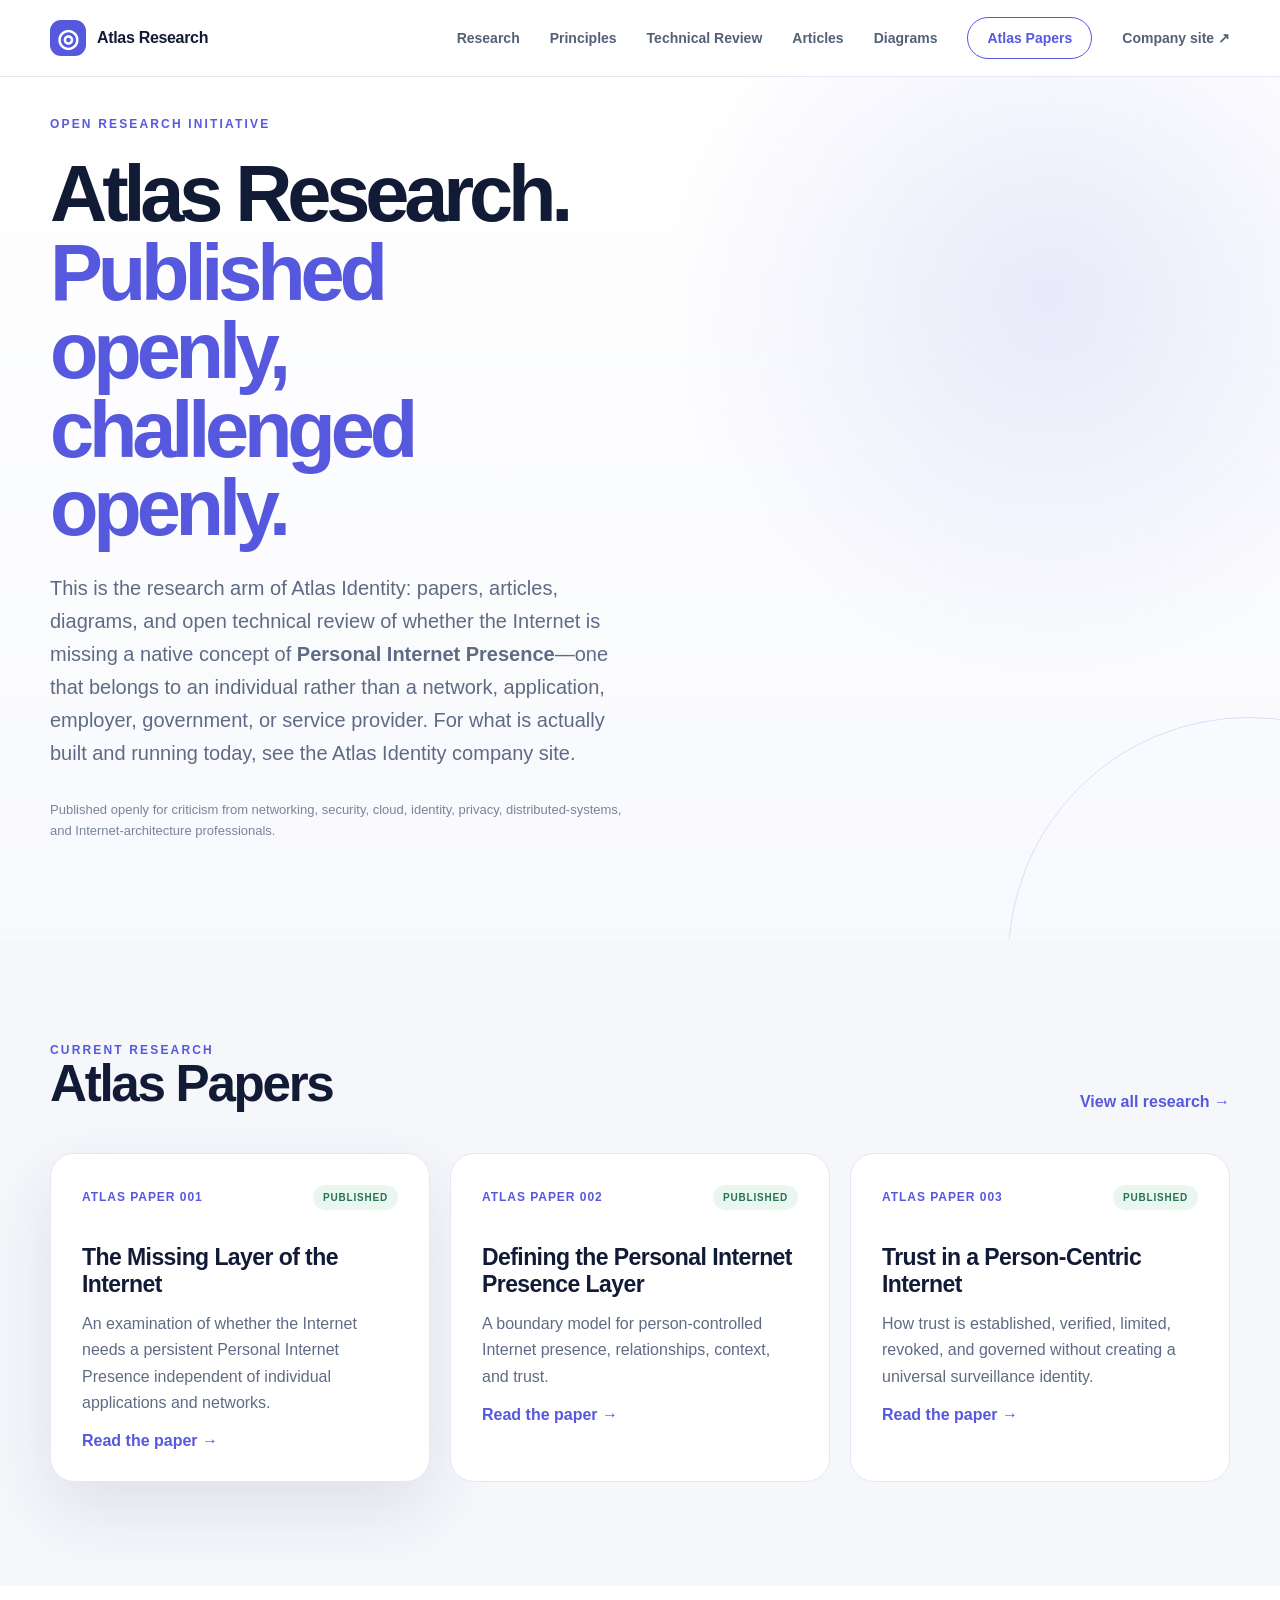
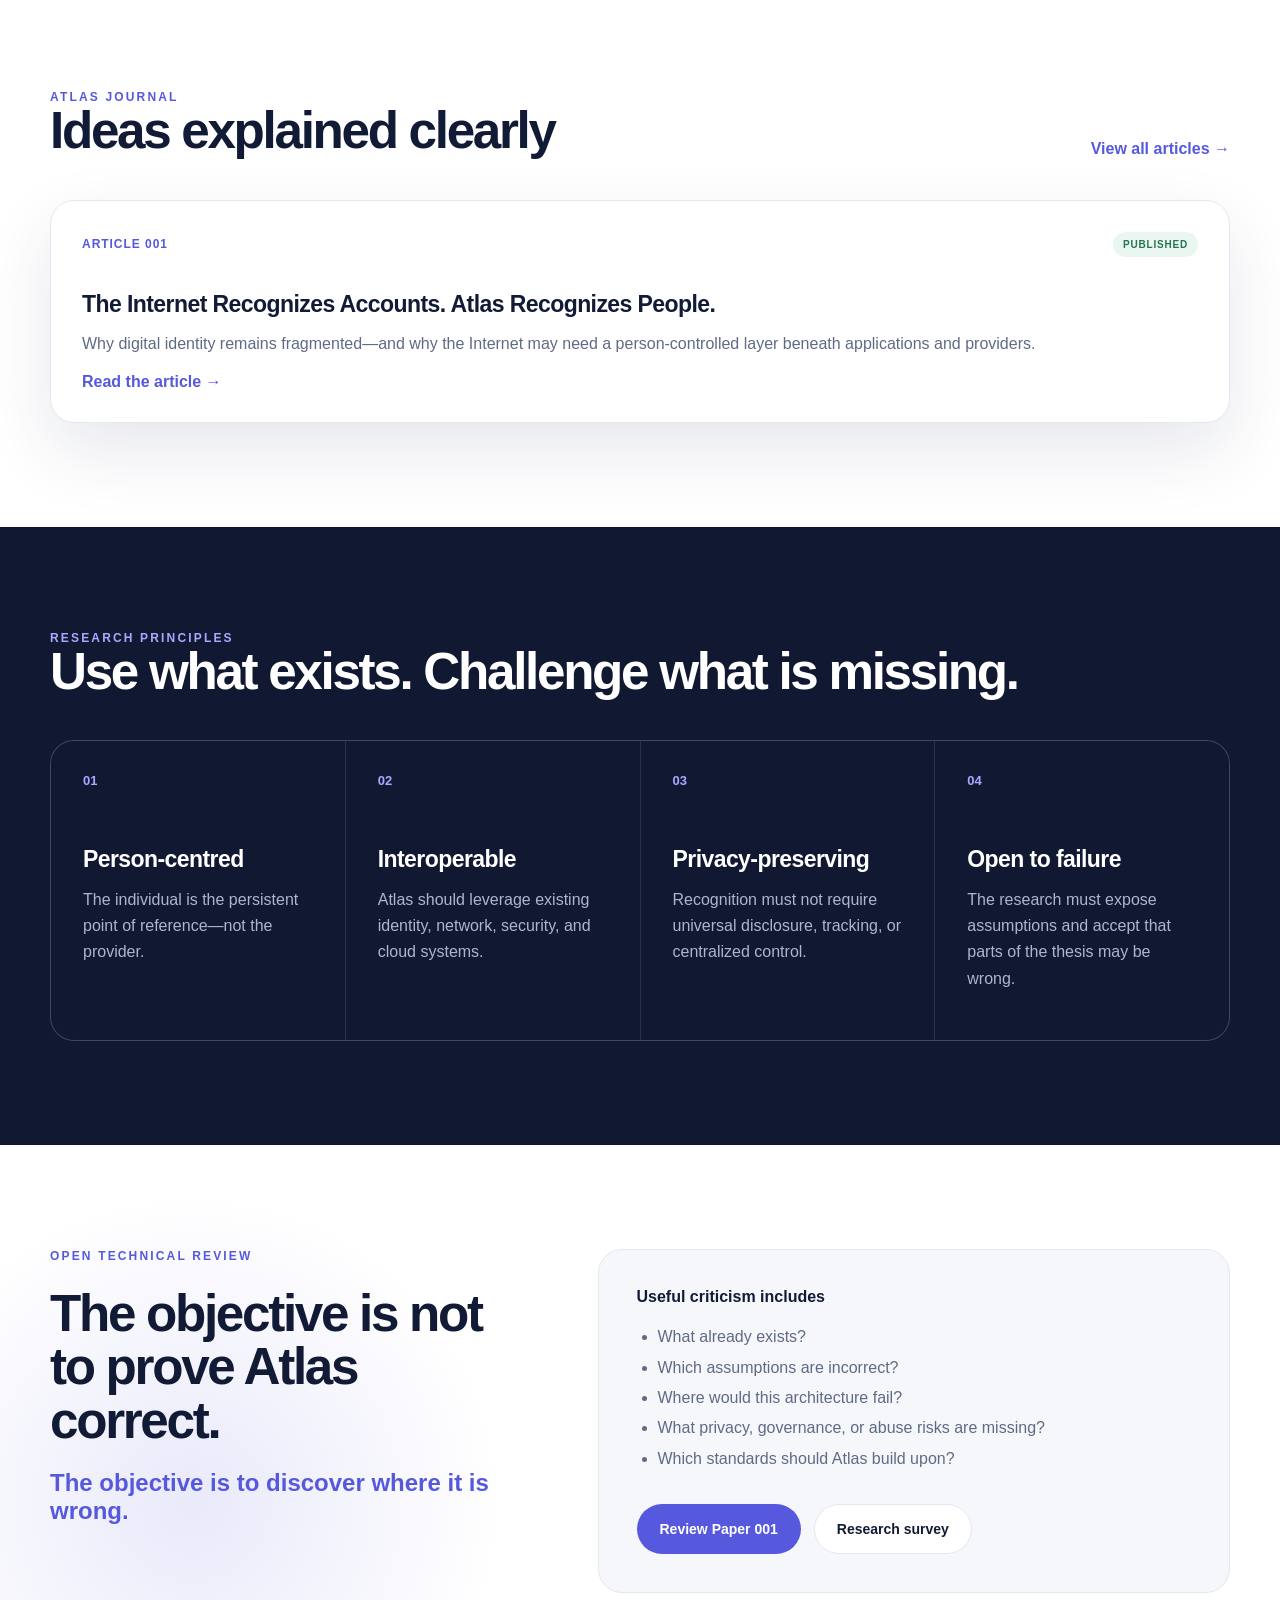
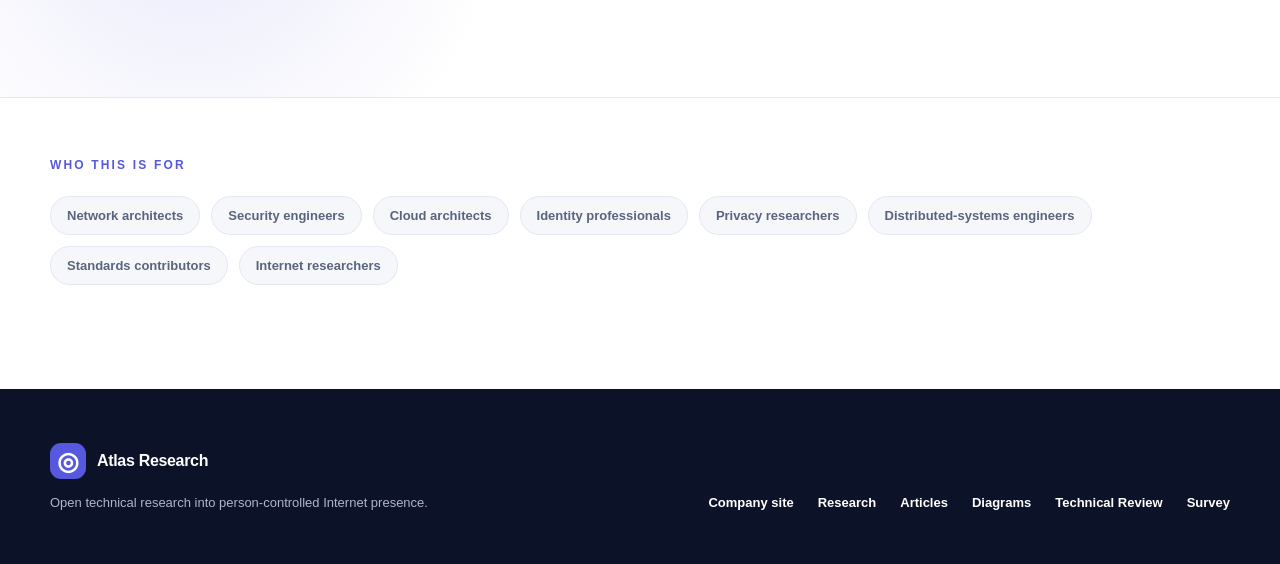
<file: index.html>
<!doctype html><html lang="en"><head><meta charset="utf-8"><meta name="viewport" content="width=device-width,initial-scale=1"><meta name="description" content="Atlas Research is an open research initiative exploring a person-controlled Internet presence: papers, articles, diagrams, and open technical review."><title>Atlas Research — Open Internet Architecture Research</title><link rel="stylesheet" href="style.css"></head><body>
<header class="site-header"><div class="container nav-wrap"><a class="brand" href="./"><span class="brand-mark">◎</span><span>Atlas Research</span></a><button class="menu-toggle" aria-expanded="false" aria-controls="site-nav">Menu</button><nav id="site-nav" class="site-nav"><a href="#research">Research</a><a href="#principles">Principles</a><a href="#review">Technical Review</a><a href="articles/">Articles</a><a href="diagrams/">Diagrams</a><a class="nav-button" href="research/">Atlas Papers</a><a href="https://layer9i.com">Company site ↗</a></nav></div></header>
<main><section class="hero"><div class="container hero-grid"><div><p class="eyebrow">Open research initiative</p><h1>Atlas Research.<span>Published openly, challenged openly.</span></h1><p class="hero-intro">This is the research arm of Atlas Identity: papers, articles, diagrams, and open technical review of whether the Internet is missing a native concept of <strong>Personal Internet Presence</strong>—one that belongs to an individual rather than a network, application, employer, government, or service provider. For what is actually built and running today, see the <a href="https://layer9i.com">Atlas Identity company site</a>.</p><p class="microcopy">Published openly for criticism from networking, security, cloud, identity, privacy, distributed-systems, and Internet-architecture professionals.</p></div></div></section>
<section id="research" class="section"><div class="container"><div class="section-heading"><div><p class="eyebrow">Current research</p><h2>Atlas Papers</h2></div><a class="text-link" href="research/">View all research →</a></div><div class="publication-grid"><article class="publication featured"><div class="status-row"><span class="paper-number">Atlas Paper 001</span><span class="status published">Published</span></div><h3>The Missing Layer of the Internet</h3><p>An examination of whether the Internet needs a persistent Personal Internet Presence independent of individual applications and networks.</p><a class="card-link" href="research/papers/atlas-paper-001.html">Read the paper →</a></article><article class="publication"><div class="status-row"><span class="paper-number">Atlas Paper 002</span><span class="status published">Published</span></div><h3>Defining the Personal Internet Presence Layer</h3><p>A boundary model for person-controlled Internet presence, relationships, context, and trust.</p><a class="card-link" href="research/papers/atlas-paper-002.html">Read the paper →</a></article><article class="publication"><div class="status-row"><span class="paper-number">Atlas Paper 003</span><span class="status published">Published</span></div><h3>Trust in a Person-Centric Internet</h3><p>How trust is established, verified, limited, revoked, and governed without creating a universal surveillance identity.</p><a class="card-link" href="research/papers/atlas-paper-003.html">Read the paper →</a></article></div></div></section>
<section class="section section-white"><div class="container"><div class="section-heading"><div><p class="eyebrow">Atlas Journal</p><h2>Ideas explained clearly</h2></div><a class="text-link" href="articles/">View all articles →</a></div><article class="publication featured"><div class="status-row"><span class="paper-number">Article 001</span><span class="status published">Published</span></div><h3>The Internet Recognizes Accounts. Atlas Recognizes People.</h3><p>Why digital identity remains fragmented—and why the Internet may need a person-controlled layer beneath applications and providers.</p><a class="card-link" href="articles/the-internet-recognizes-accounts.html">Read the article →</a></article></div></section>
<section id="principles" class="section section-dark"><div class="container"><div class="section-heading light"><div><p class="eyebrow">Research principles</p><h2>Use what exists. Challenge what is missing.</h2></div></div><div class="principle-grid"><article><span>01</span><h3>Person-centred</h3><p>The individual is the persistent point of reference—not the provider.</p></article><article><span>02</span><h3>Interoperable</h3><p>Atlas should leverage existing identity, network, security, and cloud systems.</p></article><article><span>03</span><h3>Privacy-preserving</h3><p>Recognition must not require universal disclosure, tracking, or centralized control.</p></article><article><span>04</span><h3>Open to failure</h3><p>The research must expose assumptions and accept that parts of the thesis may be wrong.</p></article></div></div></section>
<section id="review" class="section section-review"><div class="container review-grid"><div><p class="eyebrow">Open technical review</p><h2>The objective is not to prove Atlas correct.</h2><p class="review-lead">The objective is to discover where it is wrong.</p></div><div class="review-panel"><p>Useful criticism includes</p><ul><li>What already exists?</li><li>Which assumptions are incorrect?</li><li>Where would this architecture fail?</li><li>What privacy, governance, or abuse risks are missing?</li><li>Which standards should Atlas build upon?</li></ul><div class="review-actions"><a class="button button-primary" href="research/papers/atlas-paper-001.html">Review Paper 001</a><a class="button button-secondary" href="survey-setup.html">Research survey</a></div></div></div></section>
<section class="section audience"><div class="container"><p class="eyebrow">Who this is for</p><div class="audience-list"><span>Network architects</span><span>Security engineers</span><span>Cloud architects</span><span>Identity professionals</span><span>Privacy researchers</span><span>Distributed-systems engineers</span><span>Standards contributors</span><span>Internet researchers</span></div></div></section></main>
<footer class="site-footer"><div class="container footer-grid"><div><a class="brand footer-brand" href="./"><span class="brand-mark">◎</span><span>Atlas Research</span></a><p>Open technical research into person-controlled Internet presence.</p></div><div class="footer-links"><a href="https://layer9i.com">Company site</a><a href="research/">Research</a><a href="articles/">Articles</a><a href="diagrams/">Diagrams</a><a href="review.html">Technical Review</a><a href="survey-setup.html">Survey</a></div></div></footer><script src="assets/js/site.js"></script></body></html>
</file>
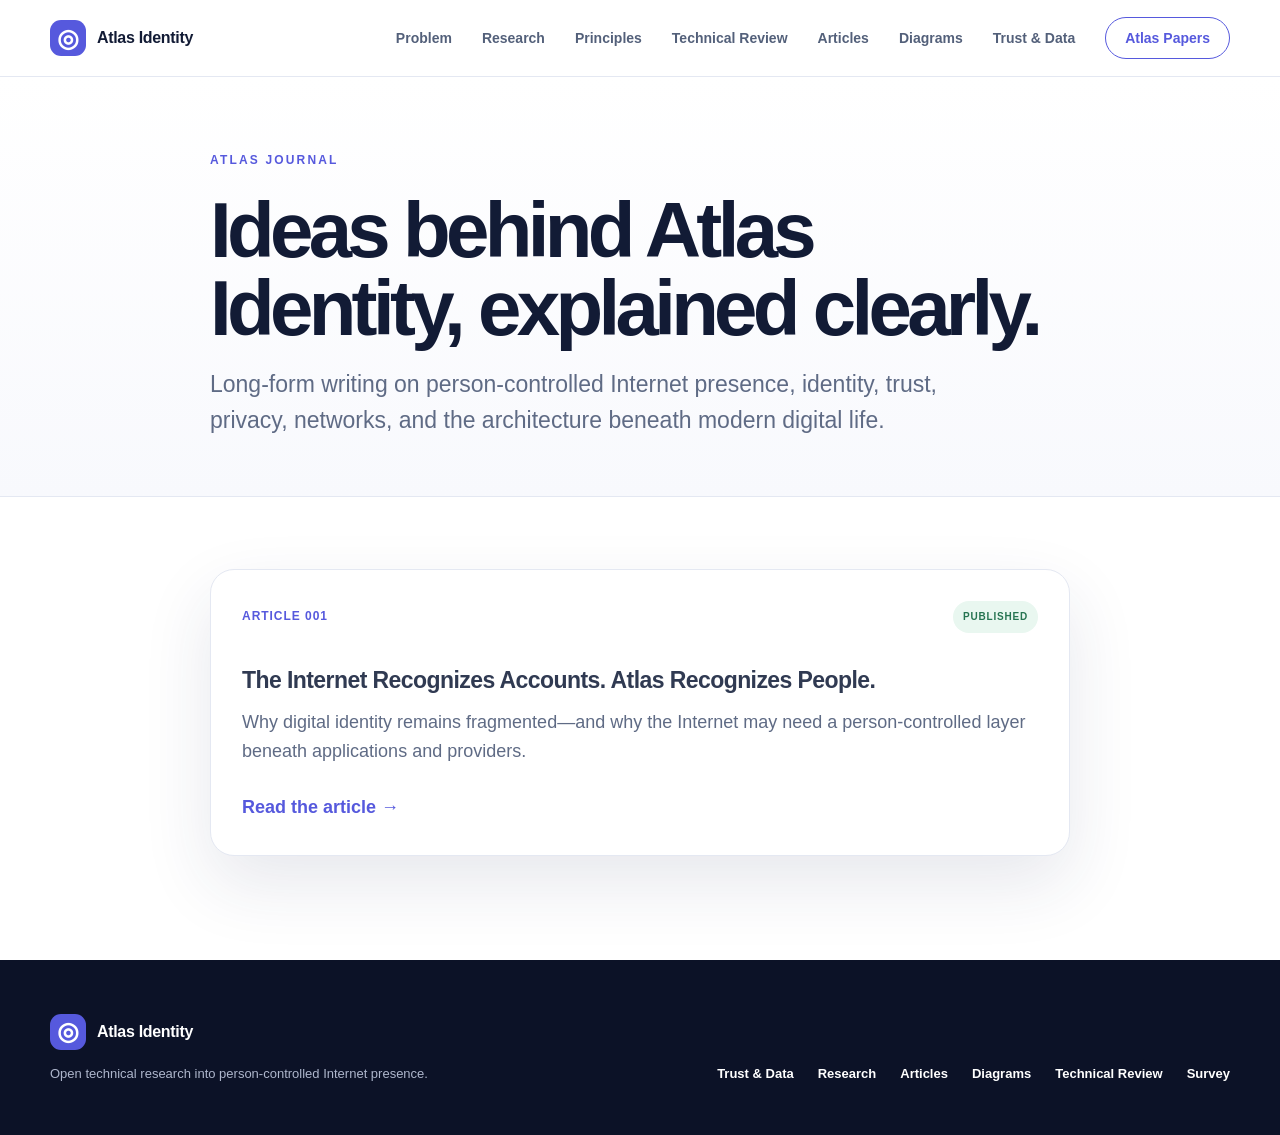
<file: articles/index.html>
<!doctype html><html lang="en"><head><meta charset="utf-8"><meta name="viewport" content="width=device-width,initial-scale=1"><meta name="description" content="Articles from the Atlas Identity open research initiative."><title>Atlas Journal — Atlas Identity</title><link rel="stylesheet" href="../style.css"></head><body><header class="site-header"><div class="container nav-wrap"><a class="brand" href="../"><span class="brand-mark">◎</span><span>Atlas Identity</span></a><button class="menu-toggle" aria-expanded="false" aria-controls="site-nav">Menu</button><nav id="site-nav" class="site-nav"><a href="../#problem">Problem</a><a href="../#research">Research</a><a href="../#principles">Principles</a><a href="../#review">Technical Review</a><a href="../articles/">Articles</a><a href="../diagrams/">Diagrams</a><a href="../trust.html">Trust &amp; Data</a><a class="nav-button" href="../research/">Atlas Papers</a></nav></div></header><main><section class="article-hero"><div class="article-shell"><p class="eyebrow">Atlas Journal</p><h1 class="article-title">Ideas behind Atlas Identity, explained clearly.</h1><p class="article-deck">Long-form writing on person-controlled Internet presence, identity, trust, privacy, networks, and the architecture beneath modern digital life.</p></div></section><section class="article-body"><div class="article-shell"><div class="article-list"><article class="publication featured"><div class="status-row"><span class="paper-number">Article 001</span><span class="status published">Published</span></div><h3>The Internet Recognizes Accounts. Atlas Recognizes People.</h3><p>Why digital identity remains fragmented—and why the Internet may need a person-controlled layer beneath applications and providers.</p><a class="card-link" href="the-internet-recognizes-accounts.html">Read the article →</a></article></div></div></section></main><footer class="site-footer"><div class="container footer-grid"><div><a class="brand footer-brand" href="../"><span class="brand-mark">◎</span><span>Atlas Identity</span></a><p>Open technical research into person-controlled Internet presence.</p></div><div class="footer-links"><a href="../trust.html">Trust &amp; Data</a><a href="../research/">Research</a><a href="../articles/">Articles</a><a href="../diagrams/">Diagrams</a><a href="../review.html">Technical Review</a><a href="../survey-setup.html">Survey</a></div></div></footer><script src="../assets/js/site.js"></script></body></html>
</file>
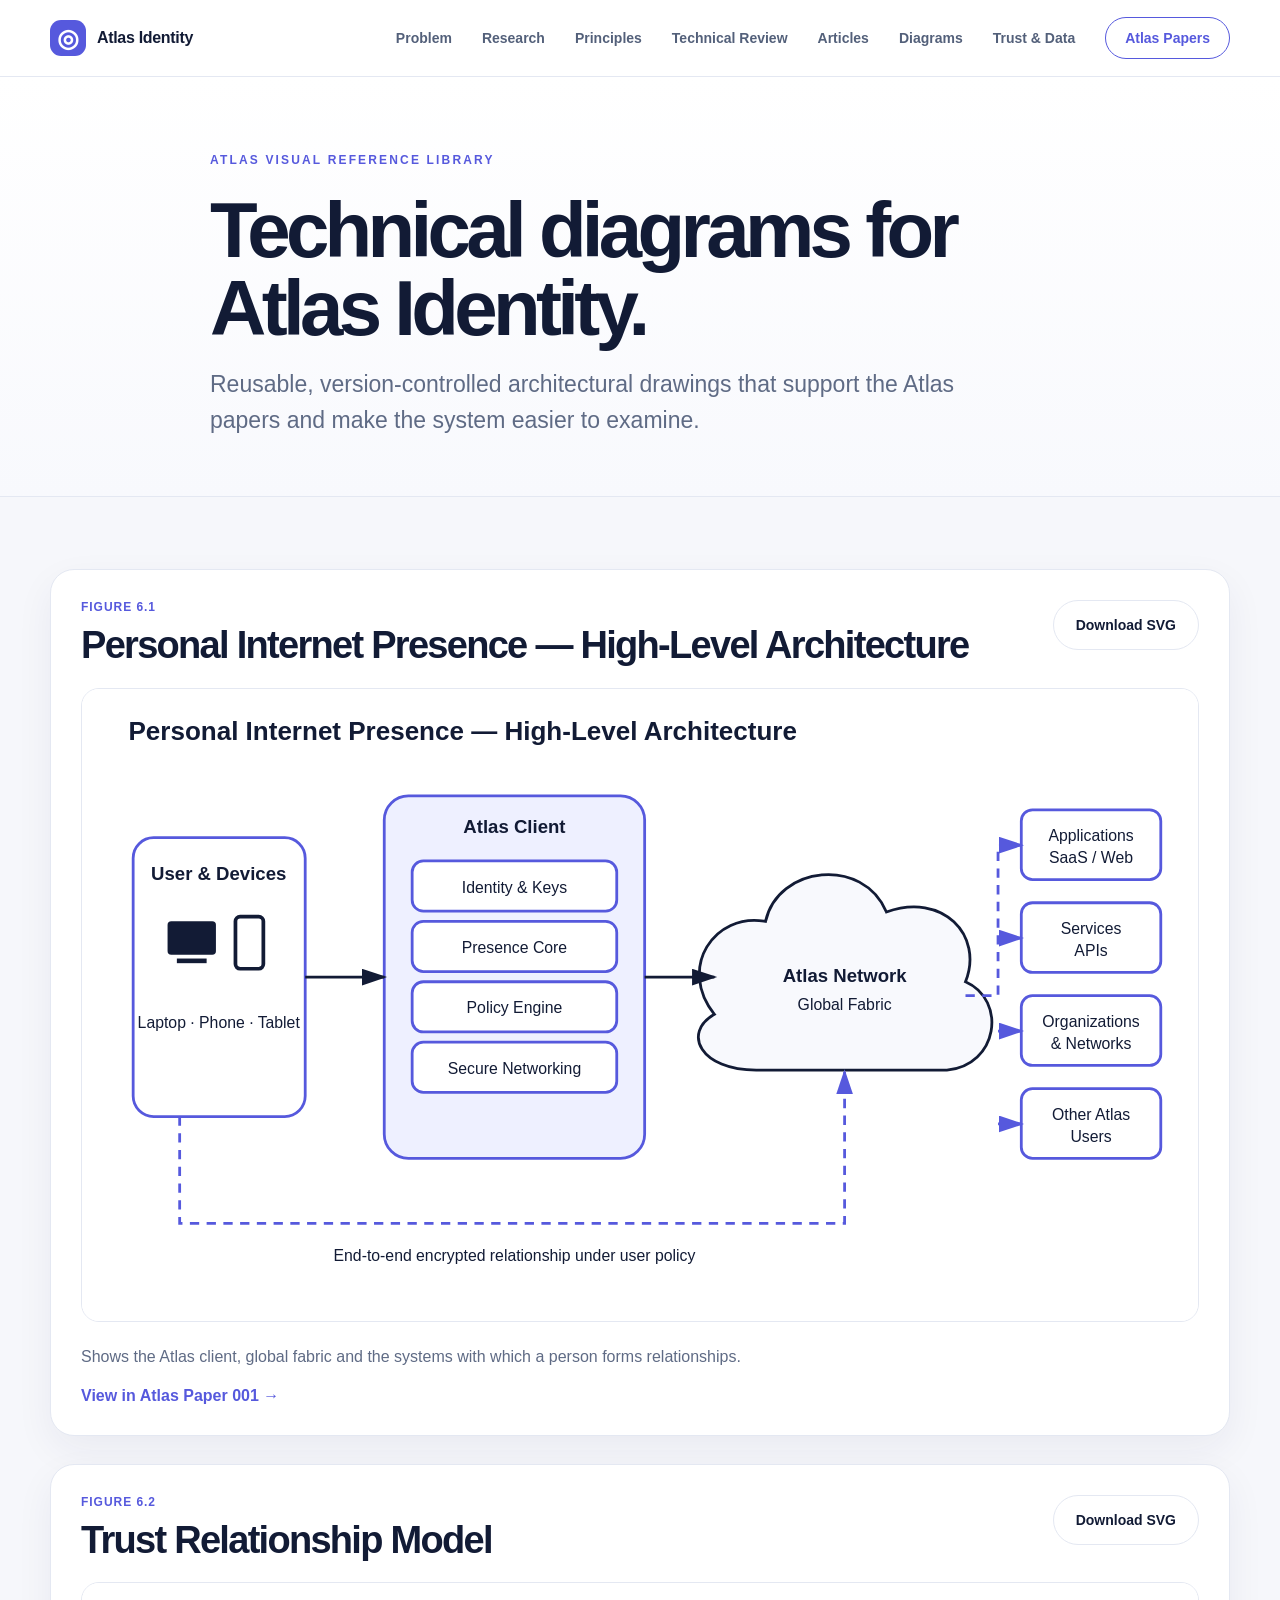
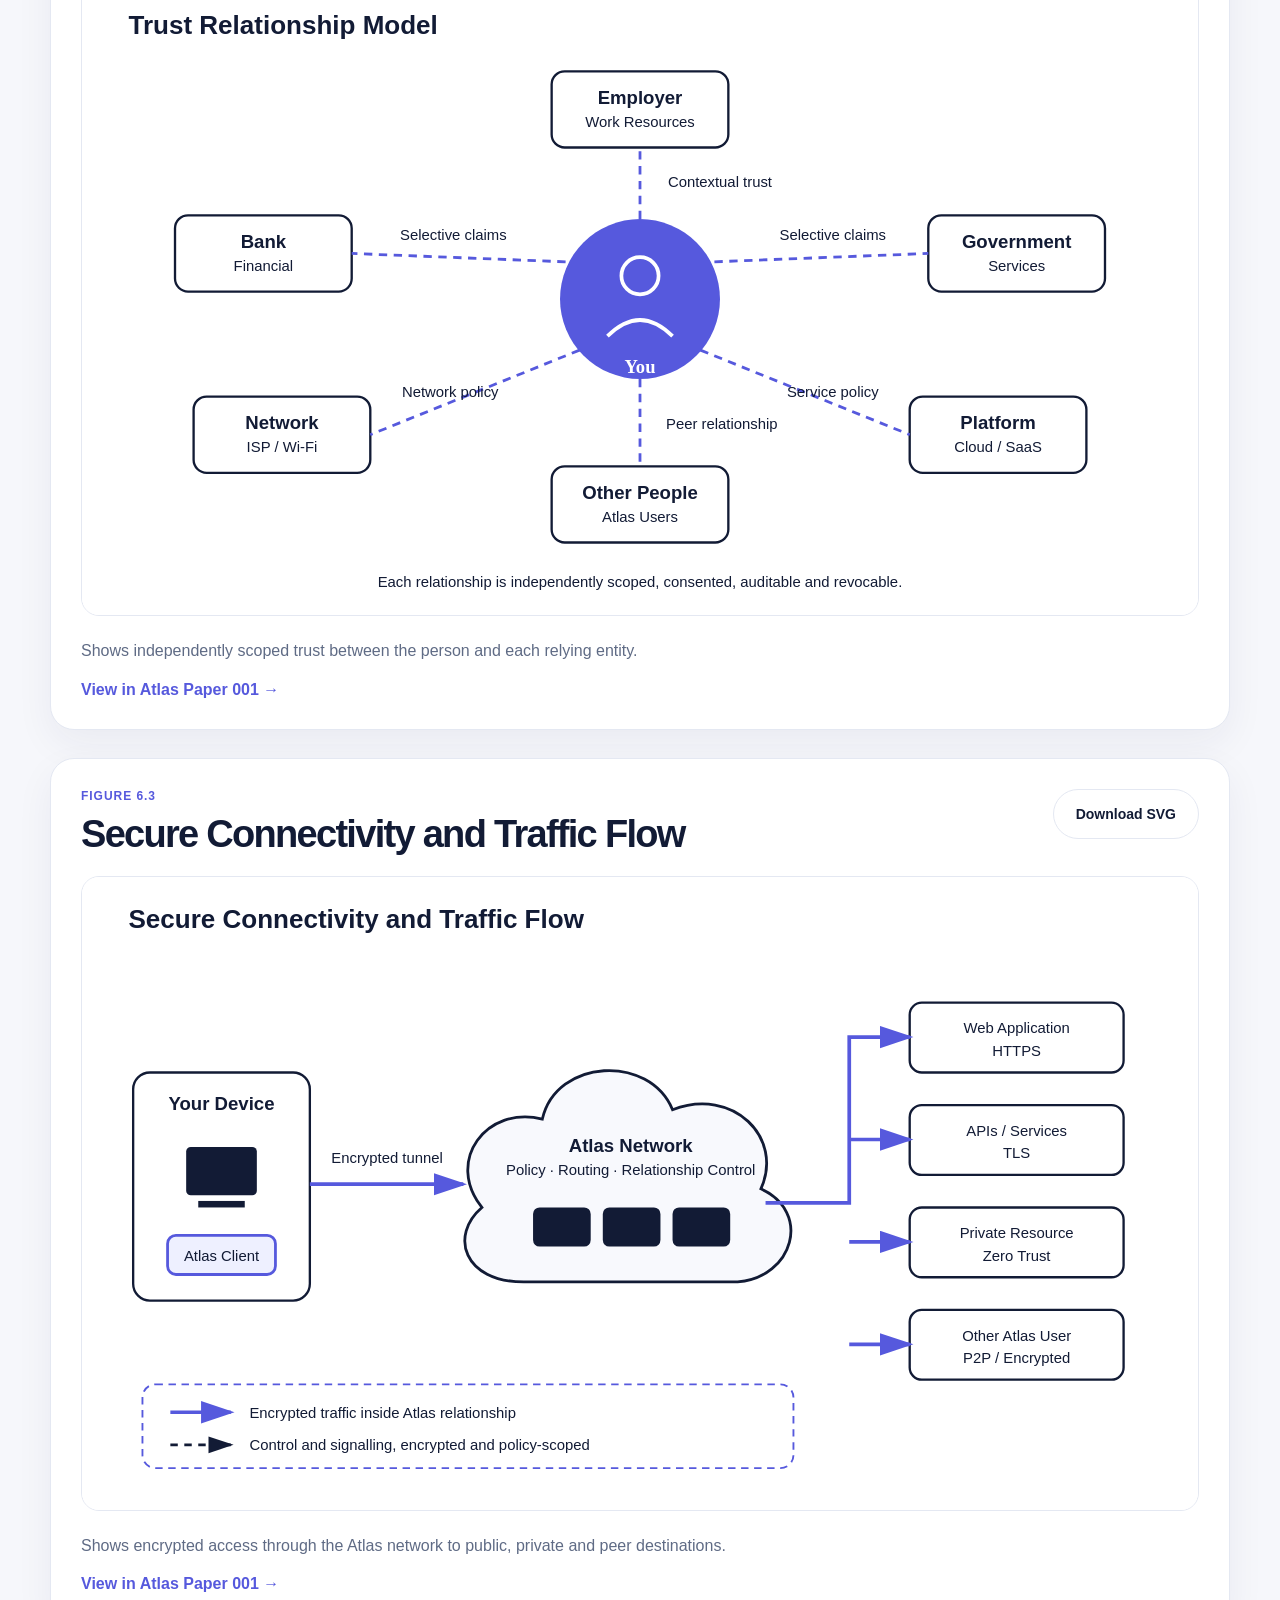
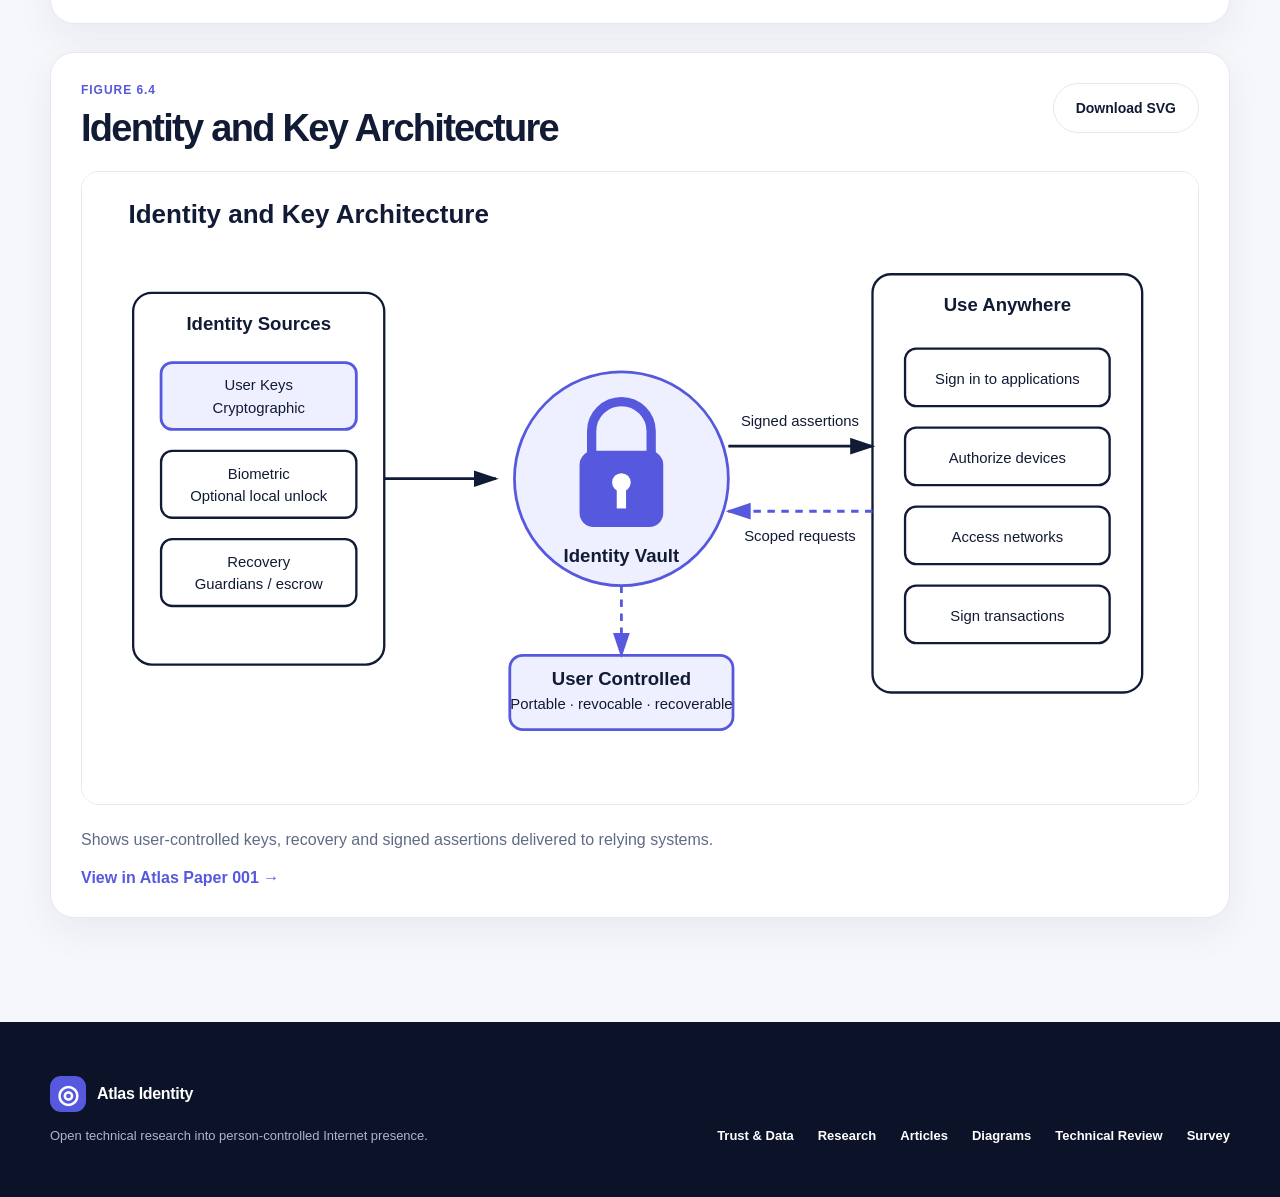
<file: diagrams/index.html>
<!doctype html><html lang="en"><head><meta charset="utf-8"><meta name="viewport" content="width=device-width,initial-scale=1"><meta name="description" content="Atlas Identity technical architecture and research diagrams."><title>Atlas Diagrams — Atlas Identity</title><link rel="stylesheet" href="../style.css"></head><body><header class="site-header"><div class="container nav-wrap"><a class="brand" href="../"><span class="brand-mark">◎</span><span>Atlas Identity</span></a><button class="menu-toggle" aria-expanded="false" aria-controls="site-nav">Menu</button><nav id="site-nav" class="site-nav"><a href="../#problem">Problem</a><a href="../#research">Research</a><a href="../#principles">Principles</a><a href="../#review">Technical Review</a><a href="../articles/">Articles</a><a href="../diagrams/">Diagrams</a><a href="../trust.html">Trust &amp; Data</a><a class="nav-button" href="../research/">Atlas Papers</a></nav></div></header><main><section class="article-hero"><div class="article-shell"><p class="eyebrow">Atlas Visual Reference Library</p><h1 class="article-title">Technical diagrams for Atlas Identity.</h1><p class="article-deck">Reusable, version-controlled architectural drawings that support the Atlas papers and make the system easier to examine.</p></div></section><section class="diagram-library"><div class="container diagram-grid"><article class="diagram-card"><div class="diagram-card-head"><div><p class="paper-number">Figure 6.1</p><h2>Personal Internet Presence — High-Level Architecture</h2></div><a class="button button-secondary" href="../assets/diagrams/atlas-high-level-architecture.svg" download>Download SVG</a></div><a class="diagram-preview" href="../assets/diagrams/atlas-high-level-architecture.svg" target="_blank" rel="noopener"><img src="../assets/diagrams/atlas-high-level-architecture.svg" alt="Personal Internet Presence — High-Level Architecture"></a><p>Shows the Atlas client, global fabric and the systems with which a person forms relationships.</p><a class="card-link" href="../research/papers/atlas-paper-001.html#technical-drawings">View in Atlas Paper 001 →</a></article>
<article class="diagram-card"><div class="diagram-card-head"><div><p class="paper-number">Figure 6.2</p><h2>Trust Relationship Model</h2></div><a class="button button-secondary" href="../assets/diagrams/trust-relationship-model.svg" download>Download SVG</a></div><a class="diagram-preview" href="../assets/diagrams/trust-relationship-model.svg" target="_blank" rel="noopener"><img src="../assets/diagrams/trust-relationship-model.svg" alt="Trust Relationship Model"></a><p>Shows independently scoped trust between the person and each relying entity.</p><a class="card-link" href="../research/papers/atlas-paper-001.html#technical-drawings">View in Atlas Paper 001 →</a></article>
<article class="diagram-card"><div class="diagram-card-head"><div><p class="paper-number">Figure 6.3</p><h2>Secure Connectivity and Traffic Flow</h2></div><a class="button button-secondary" href="../assets/diagrams/secure-connectivity-traffic-flow.svg" download>Download SVG</a></div><a class="diagram-preview" href="../assets/diagrams/secure-connectivity-traffic-flow.svg" target="_blank" rel="noopener"><img src="../assets/diagrams/secure-connectivity-traffic-flow.svg" alt="Secure Connectivity and Traffic Flow"></a><p>Shows encrypted access through the Atlas network to public, private and peer destinations.</p><a class="card-link" href="../research/papers/atlas-paper-001.html#technical-drawings">View in Atlas Paper 001 →</a></article>
<article class="diagram-card"><div class="diagram-card-head"><div><p class="paper-number">Figure 6.4</p><h2>Identity and Key Architecture</h2></div><a class="button button-secondary" href="../assets/diagrams/identity-key-architecture.svg" download>Download SVG</a></div><a class="diagram-preview" href="../assets/diagrams/identity-key-architecture.svg" target="_blank" rel="noopener"><img src="../assets/diagrams/identity-key-architecture.svg" alt="Identity and Key Architecture"></a><p>Shows user-controlled keys, recovery and signed assertions delivered to relying systems.</p><a class="card-link" href="../research/papers/atlas-paper-001.html#technical-drawings">View in Atlas Paper 001 →</a></article></div></section></main><footer class="site-footer"><div class="container footer-grid"><div><a class="brand footer-brand" href="../"><span class="brand-mark">◎</span><span>Atlas Identity</span></a><p>Open technical research into person-controlled Internet presence.</p></div><div class="footer-links"><a href="../trust.html">Trust &amp; Data</a><a href="../research/">Research</a><a href="../articles/">Articles</a><a href="../diagrams/">Diagrams</a><a href="../review.html">Technical Review</a><a href="../survey-setup.html">Survey</a></div></div></footer><script src="../assets/js/site.js"></script></body></html>
</file>
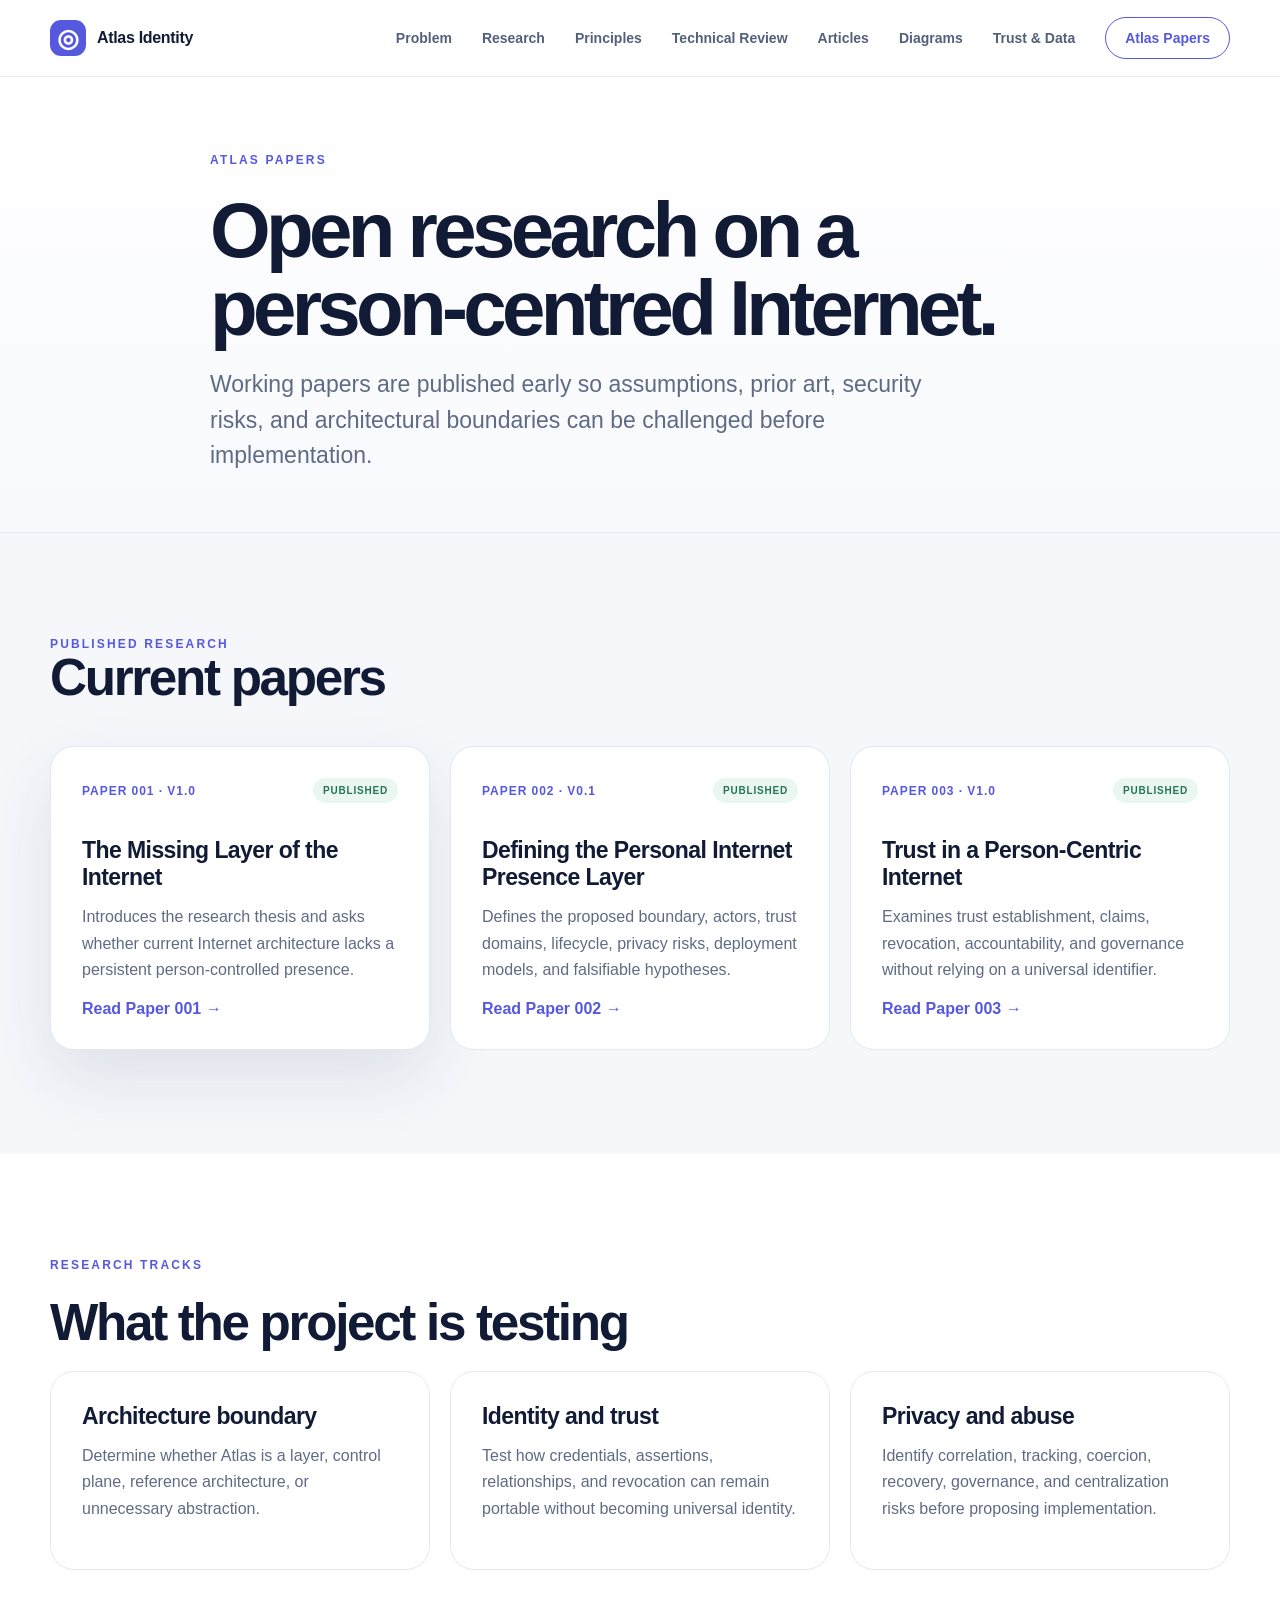
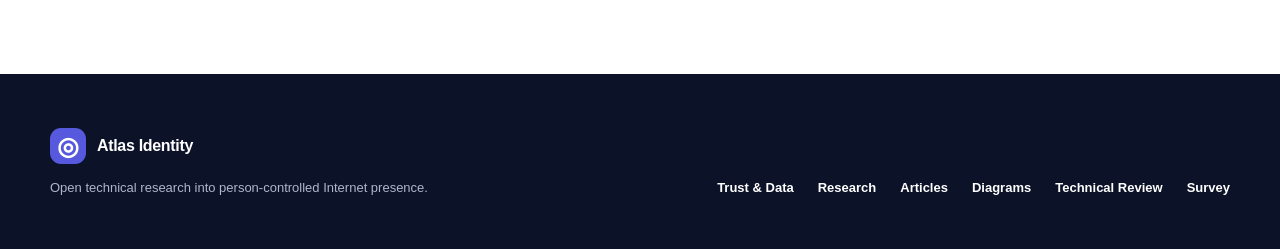
<file: research/index.html>
<!doctype html><html lang="en"><head><meta charset="utf-8"><meta name="viewport" content="width=device-width,initial-scale=1"><meta name="description" content="Atlas Papers and open research for Atlas Identity."><title>Atlas Papers — Atlas Identity</title><link rel="stylesheet" href="../style.css"></head><body>
<header class="site-header"><div class="container nav-wrap"><a class="brand" href="../"><span class="brand-mark">◎</span><span>Atlas Identity</span></a><button class="menu-toggle" aria-expanded="false" aria-controls="site-nav">Menu</button><nav id="site-nav" class="site-nav"><a href="../#problem">Problem</a><a href="../#research">Research</a><a href="../#principles">Principles</a><a href="../#review">Technical Review</a><a href="../articles/">Articles</a><a href="../diagrams/">Diagrams</a><a href="../trust.html">Trust &amp; Data</a><a class="nav-button" href="../research/">Atlas Papers</a></nav></div></header>
<main>
<section class="article-hero"><div class="article-shell"><p class="eyebrow">Atlas Papers</p><h1 class="article-title">Open research on a person-centred Internet.</h1><p class="article-deck">Working papers are published early so assumptions, prior art, security risks, and architectural boundaries can be challenged before implementation.</p></div></section>
<section class="section"><div class="container"><div class="section-heading"><div><p class="eyebrow">Published research</p><h2>Current papers</h2></div></div><div class="publication-grid"><article class="publication featured"><div class="status-row"><span class="paper-number">Paper 001 · v1.0</span><span class="status published">Published</span></div><h3>The Missing Layer of the Internet</h3><p>Introduces the research thesis and asks whether current Internet architecture lacks a persistent person-controlled presence.</p><a class="card-link" href="papers/atlas-paper-001.html">Read Paper 001 →</a></article><article class="publication"><div class="status-row"><span class="paper-number">Paper 002 · v0.1</span><span class="status published">Published</span></div><h3>Defining the Personal Internet Presence Layer</h3><p>Defines the proposed boundary, actors, trust domains, lifecycle, privacy risks, deployment models, and falsifiable hypotheses.</p><a class="card-link" href="papers/atlas-paper-002.html">Read Paper 002 →</a></article><article class="publication"><div class="status-row"><span class="paper-number">Paper 003 · v1.0</span><span class="status published">Published</span></div><h3>Trust in a Person-Centric Internet</h3><p>Examines trust establishment, claims, revocation, accountability, and governance without relying on a universal identifier.</p><a class="card-link" href="papers/atlas-paper-003.html">Read Paper 003 →</a></article></div></div></section>
<section class="section section-white"><div class="container"><p class="eyebrow">Research tracks</p><h2>What the project is testing</h2><div class="publication-grid"><article class="publication"><h3>Architecture boundary</h3><p>Determine whether Atlas is a layer, control plane, reference architecture, or unnecessary abstraction.</p></article><article class="publication"><h3>Identity and trust</h3><p>Test how credentials, assertions, relationships, and revocation can remain portable without becoming universal identity.</p></article><article class="publication"><h3>Privacy and abuse</h3><p>Identify correlation, tracking, coercion, recovery, governance, and centralization risks before proposing implementation.</p></article></div></div></section>
</main>
<footer class="site-footer"><div class="container footer-grid"><div><a class="brand footer-brand" href="../"><span class="brand-mark">◎</span><span>Atlas Identity</span></a><p>Open technical research into person-controlled Internet presence.</p></div><div class="footer-links"><a href="../trust.html">Trust &amp; Data</a><a href="../research/">Research</a><a href="../articles/">Articles</a><a href="../diagrams/">Diagrams</a><a href="../review.html">Technical Review</a><a href="../survey-setup.html">Survey</a></div></div></footer><script src="../assets/js/site.js"></script></body></html>
</file>
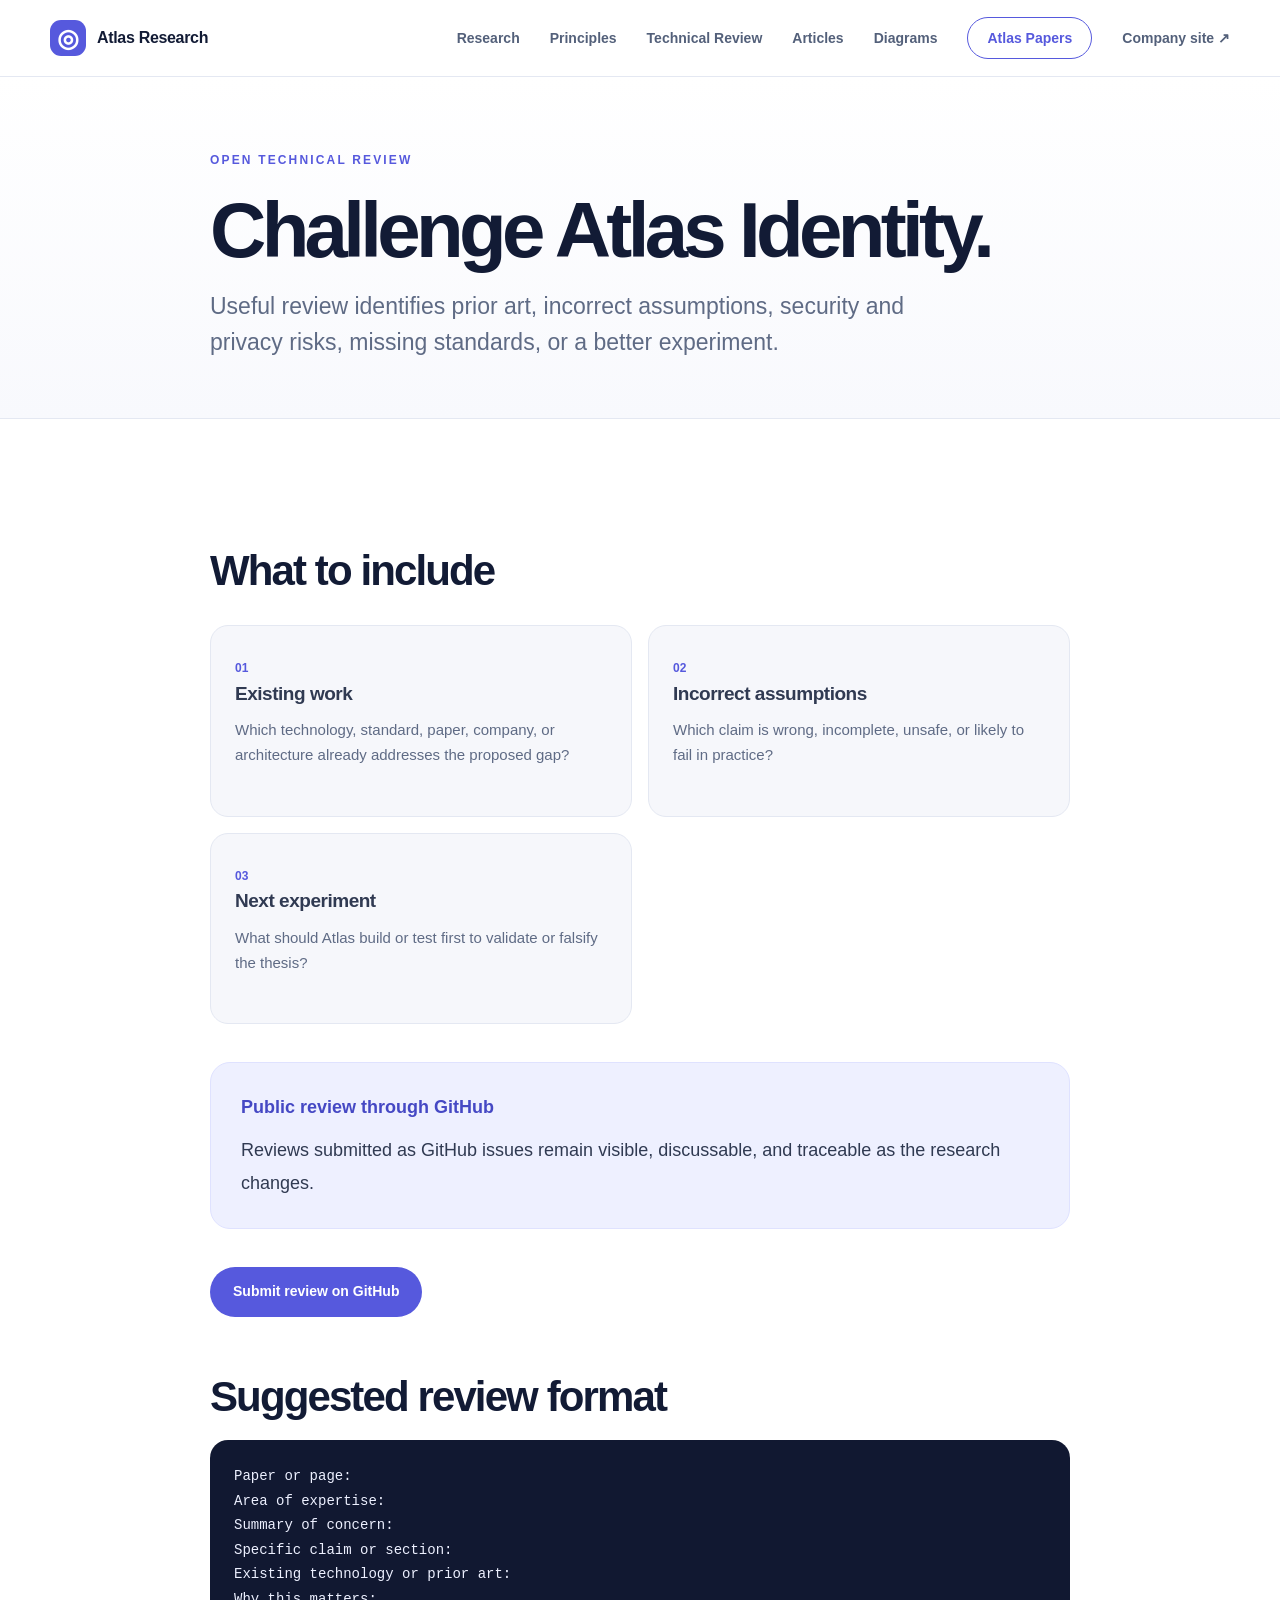
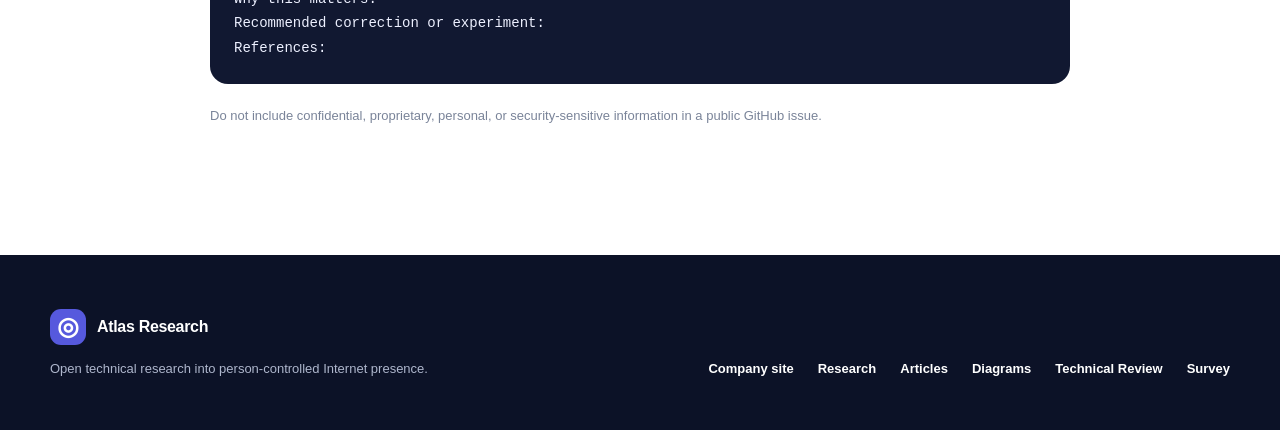
<file: review.html>
<!doctype html>
<html lang="en">
<head>
  <meta charset="utf-8">
  <meta name="viewport" content="width=device-width,initial-scale=1">
  <meta name="description" content="Submit technical feedback on Atlas Identity research.">
  <title>Send a Review — Atlas Identity</title>
  <link rel="stylesheet" href="style.css">
</head>
<body>
<header class="site-header">
  <div class="container nav-wrap">
    <a class="brand" href="./"><span class="brand-mark">◎</span><span>Atlas Research</span></a>
    <button class="menu-toggle" aria-expanded="false" aria-controls="site-nav">Menu</button>
    <nav id="site-nav" class="site-nav"><a href="#research">Research</a><a href="#principles">Principles</a><a href="#review">Technical Review</a><a href="articles/">Articles</a><a href="diagrams/">Diagrams</a><a class="nav-button" href="research/">Atlas Papers</a><a href="https://layer9i.com">Company site ↗</a></nav>
  </div>
</header>

<main>
<section class="article-hero">
  <div class="article-shell">
    <p class="eyebrow">Open technical review</p>
    <h1 class="article-title">Challenge Atlas Identity.</h1>
    <p class="article-deck">Useful review identifies prior art, incorrect assumptions, security and privacy risks, missing standards, or a better experiment.</p>
  </div>
</section>

<section class="article-body">
  <div class="article-shell">
    <h2>What to include</h2>
    <div class="review-question-grid">
      <article><span>01</span><h3>Existing work</h3><p>Which technology, standard, paper, company, or architecture already addresses the proposed gap?</p></article>
      <article><span>02</span><h3>Incorrect assumptions</h3><p>Which claim is wrong, incomplete, unsafe, or likely to fail in practice?</p></article>
      <article><span>03</span><h3>Next experiment</h3><p>What should Atlas build or test first to validate or falsify the thesis?</p></article>
    </div>

    <div class="callout">
      <strong>Public review through GitHub</strong>
      Reviews submitted as GitHub issues remain visible, discussable, and traceable as the research changes.
    </div>

    <a id="github-review-link" class="button button-primary" href="https://github.com/mtsalisbury/ProjectAtlas/issues/new" target="_blank" rel="noopener">Submit review on GitHub</a>

    <h2>Suggested review format</h2>
    <pre class="review-template">Paper or page:
Area of expertise:
Summary of concern:
Specific claim or section:
Existing technology or prior art:
Why this matters:
Recommended correction or experiment:
References:</pre>

    <p class="microcopy">Do not include confidential, proprietary, personal, or security-sensitive information in a public GitHub issue.</p>
  </div>
</section>
</main>

<footer class="site-footer">
  <div class="container footer-grid">
    <div><a class="brand footer-brand" href="./"><span class="brand-mark">◎</span><span>Atlas Research</span></a><p>Open technical research into person-controlled Internet presence.</p></div>
    <div class="footer-links"><a href="https://layer9i.com">Company site</a><a href="research/">Research</a><a href="articles/">Articles</a><a href="diagrams/">Diagrams</a><a href="review.html">Technical Review</a><a href="survey-setup.html">Survey</a></div>
  </div>
</footer>
<script src="assets/js/site.js"></script>
<script>
  const params = new URLSearchParams(window.location.search);
  const paper = params.get("paper");
  const link = document.getElementById("github-review-link");
  if (paper && link) {
    const title = encodeURIComponent("Technical review: " + paper);
    const body = encodeURIComponent(
`Paper or page: ${paper}
Area of expertise:

Summary of concern:

Specific claim or section:

Existing technology or prior art:

Why this matters:

Recommended correction or experiment:

References:
`);
    link.href = `https://github.com/mtsalisbury/ProjectAtlas/issues/new?title=${title}&body=${body}`;
  }
</script>
</body>
</html>
</file>
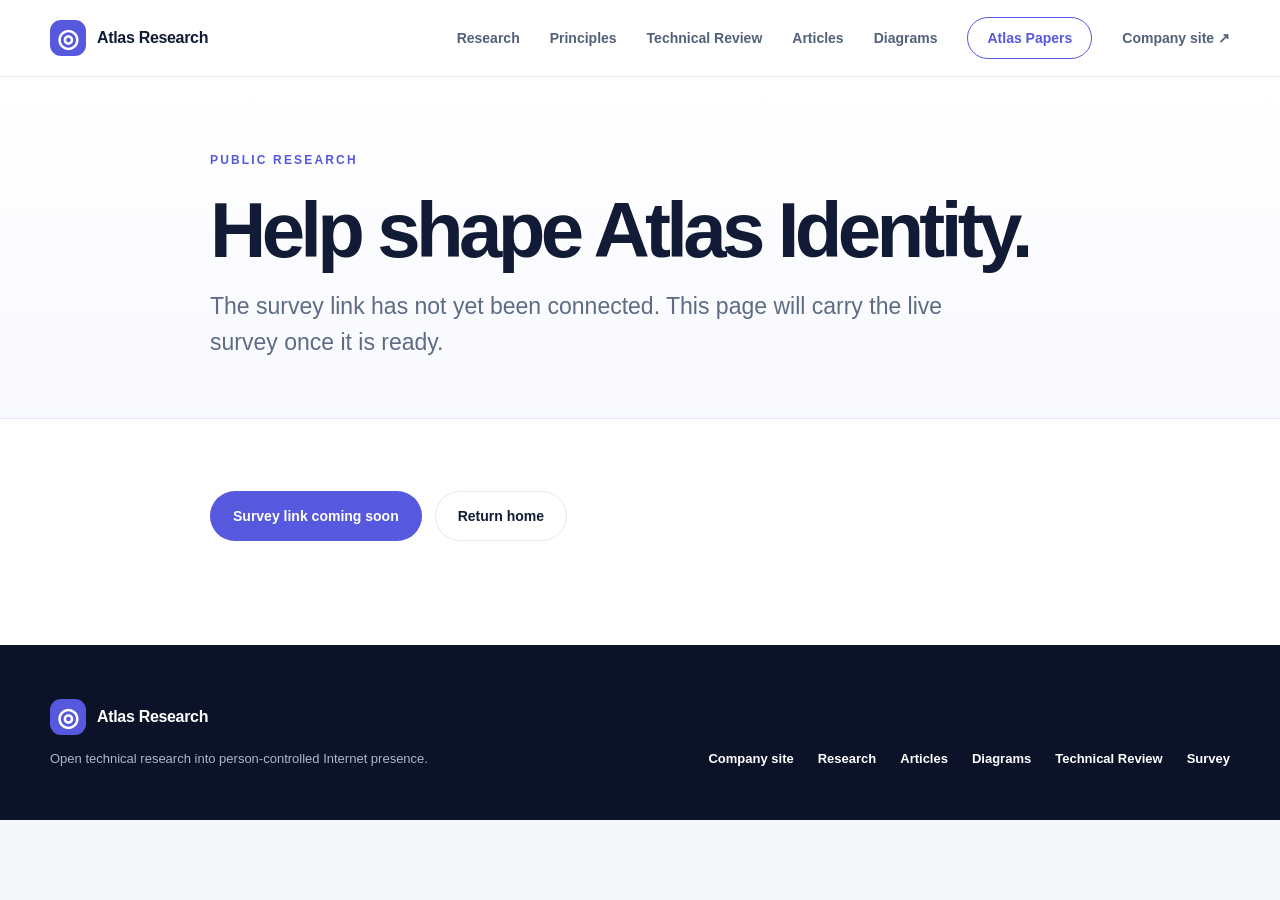
<file: survey-setup.html>
<!doctype html>
<html lang="en">
<head>
  <meta charset="utf-8">
  <meta name="viewport" content="width=device-width,initial-scale=1">
  <meta name="description" content="Help shape Atlas Identity research priorities.">
  <title>Survey — Atlas Identity</title>
  <link rel="stylesheet" href="style.css">
</head>
<body>
<header class="site-header">
  <div class="container nav-wrap">
    <a class="brand" href="./"><span class="brand-mark">◎</span><span>Atlas Research</span></a>
    <button class="menu-toggle" aria-expanded="false" aria-controls="site-nav">Menu</button>
    <nav id="site-nav" class="site-nav"><a href="#research">Research</a><a href="#principles">Principles</a><a href="#review">Technical Review</a><a href="articles/">Articles</a><a href="diagrams/">Diagrams</a><a class="nav-button" href="research/">Atlas Papers</a><a href="https://layer9i.com">Company site ↗</a></nav>
  </div>
</header>

<main>
<section class="article-hero">
  <div class="article-shell">
    <p class="eyebrow">Public research</p>
    <h1 class="article-title">Help shape Atlas Identity.</h1>
    <p class="article-deck">The survey link has not yet been connected. This page will carry the live survey once it is ready.</p>
  </div>
</section>

<section class="article-body">
  <div class="article-shell">
    <div class="hero-actions">
      <a class="button button-primary" href="#" aria-disabled="true">Survey link coming soon</a>
      <a class="button button-secondary" href="./">Return home</a>
    </div>
  </div>
</section>
</main>

<footer class="site-footer">
  <div class="container footer-grid">
    <div><a class="brand footer-brand" href="./"><span class="brand-mark">◎</span><span>Atlas Research</span></a><p>Open technical research into person-controlled Internet presence.</p></div>
    <div class="footer-links"><a href="https://layer9i.com">Company site</a><a href="research/">Research</a><a href="articles/">Articles</a><a href="diagrams/">Diagrams</a><a href="review.html">Technical Review</a><a href="survey-setup.html">Survey</a></div>
  </div>
</footer>
<script src="assets/js/site.js"></script>
</body>
</html>
</file>
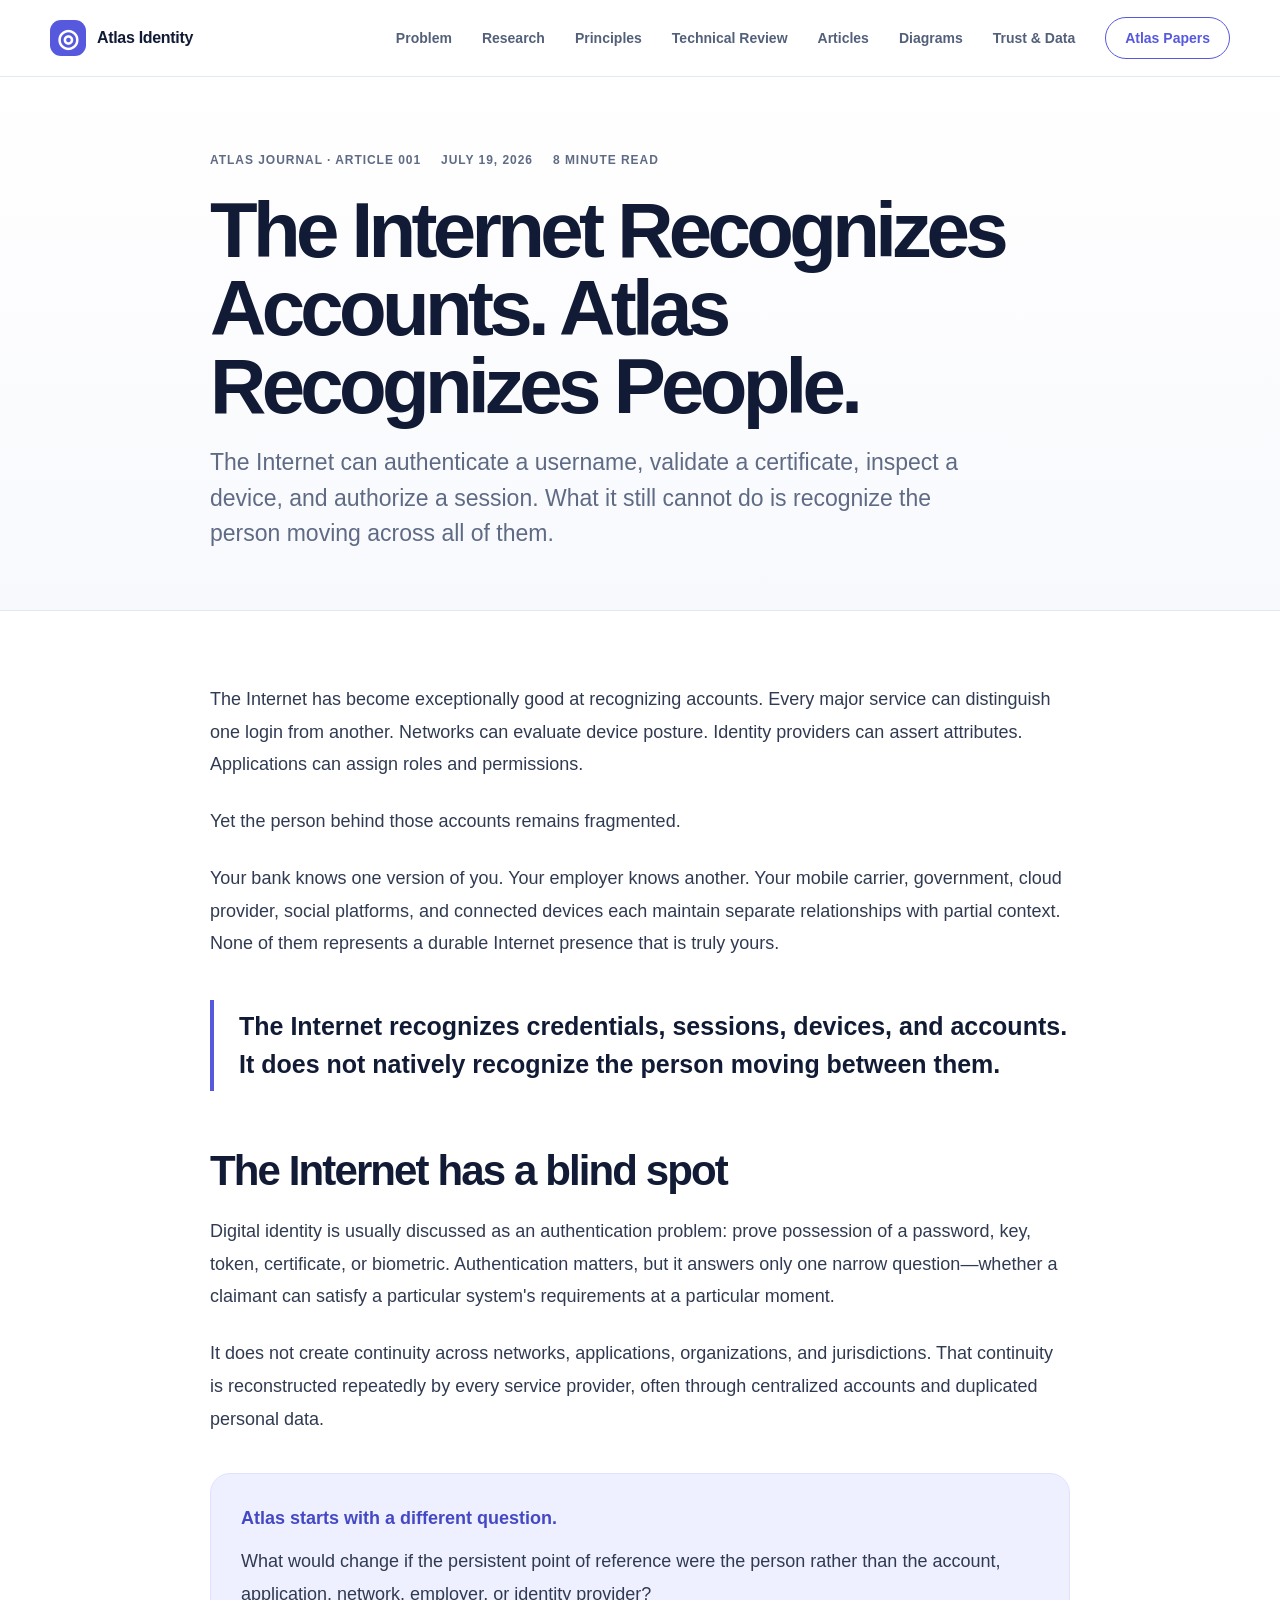
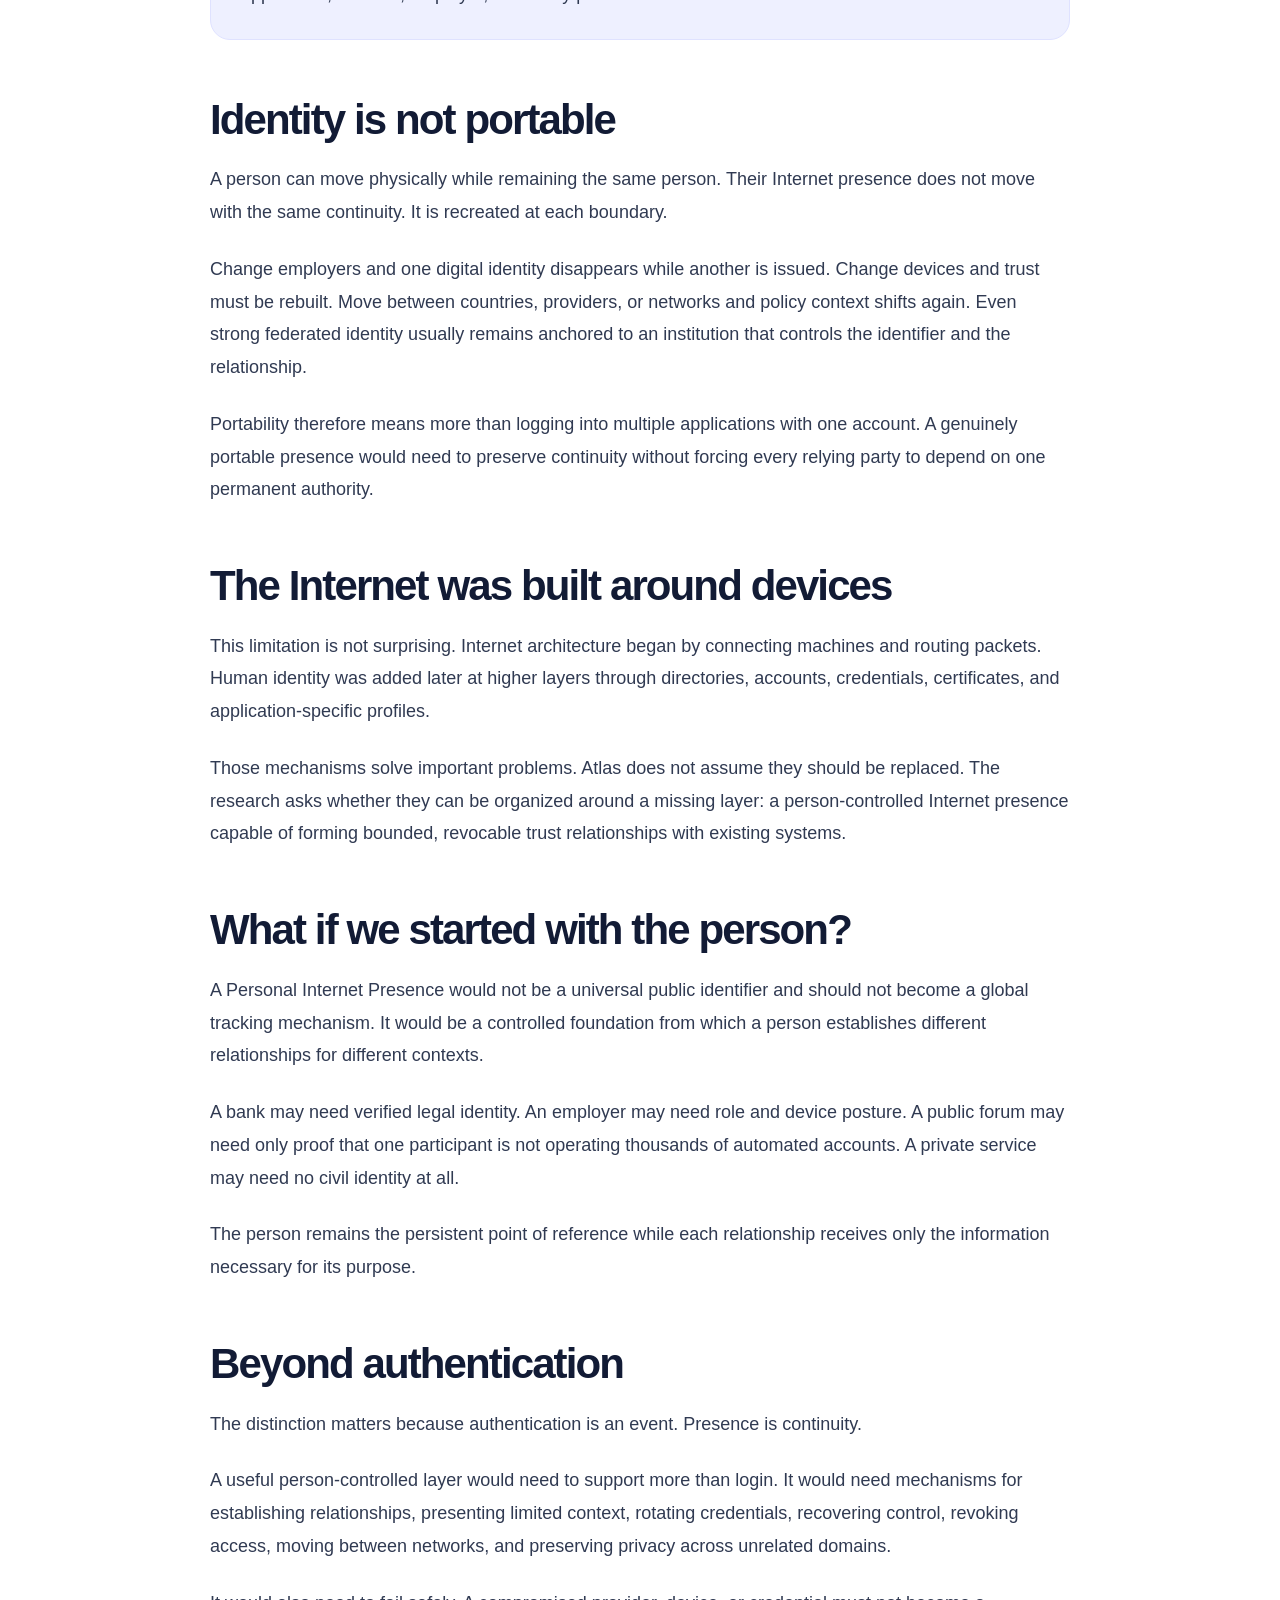
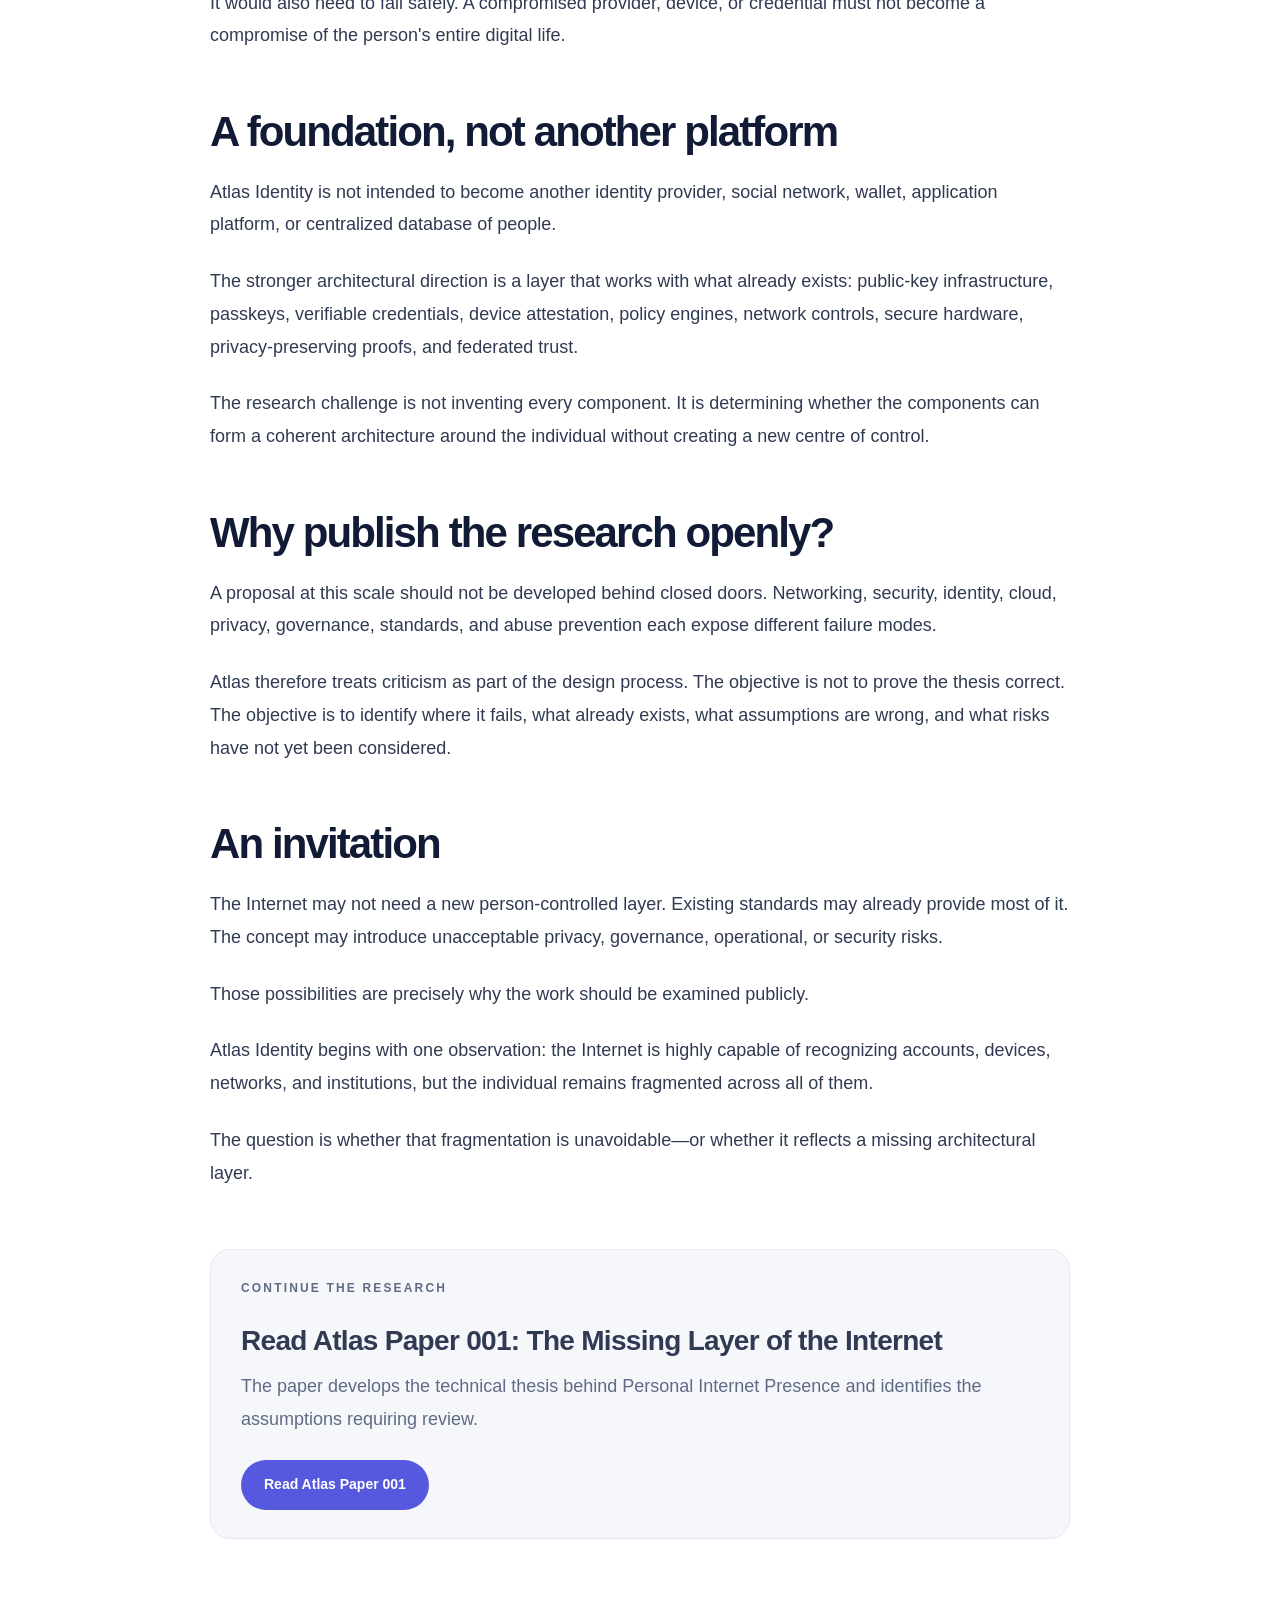
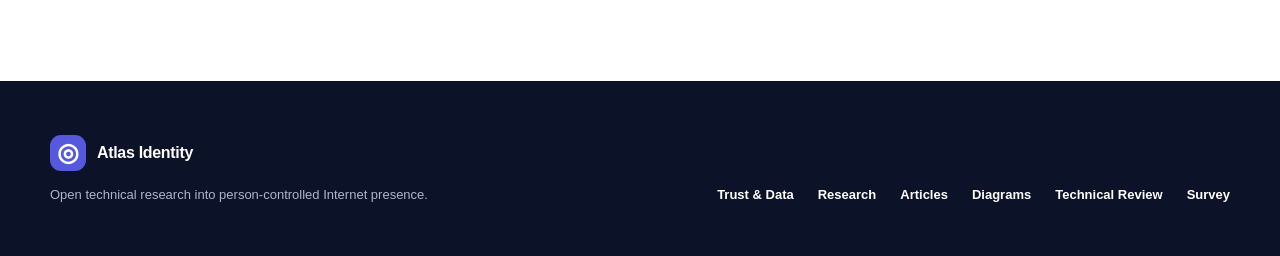
<file: the-internet-recognizes-accounts.html>
<!doctype html><html lang="en"><head><meta charset="utf-8"><meta name="viewport" content="width=device-width,initial-scale=1"><meta name="description" content="Why the Internet may need a persistent, person-controlled identity layer beneath applications and providers."><title>The Internet Recognizes Accounts. Atlas Recognizes People. — Atlas Identity</title><link rel="stylesheet" href="../style.css"></head><body><header class="site-header"><div class="container nav-wrap"><a class="brand" href="../"><span class="brand-mark">◎</span><span>Atlas Identity</span></a><button class="menu-toggle" aria-expanded="false" aria-controls="site-nav">Menu</button><nav id="site-nav" class="site-nav"><a href="../#problem">Problem</a><a href="../#research">Research</a><a href="../#principles">Principles</a><a href="../#review">Technical Review</a><a href="../articles/">Articles</a><a href="../diagrams/">Diagrams</a><a href="../trust.html">Trust &amp; Data</a><a class="nav-button" href="../research/">Atlas Papers</a></nav></div></header><main><section class="article-hero"><div class="article-shell"><div class="article-kicker"><span>Atlas Journal · Article 001</span><span>July 19, 2026</span><span>8 minute read</span></div><h1 class="article-title">The Internet Recognizes Accounts. Atlas Recognizes People.</h1><p class="article-deck">The Internet can authenticate a username, validate a certificate, inspect a device, and authorize a session. What it still cannot do is recognize the person moving across all of them.</p></div></section><article class="article-body"><div class="article-shell"><p>The Internet has become exceptionally good at recognizing accounts. Every major service can distinguish one login from another. Networks can evaluate device posture. Identity providers can assert attributes. Applications can assign roles and permissions.</p><p>Yet the person behind those accounts remains fragmented.</p><p>Your bank knows one version of you. Your employer knows another. Your mobile carrier, government, cloud provider, social platforms, and connected devices each maintain separate relationships with partial context. None of them represents a durable Internet presence that is truly yours.</p><blockquote>The Internet recognizes credentials, sessions, devices, and accounts. It does not natively recognize the person moving between them.</blockquote><h2>The Internet has a blind spot</h2><p>Digital identity is usually discussed as an authentication problem: prove possession of a password, key, token, certificate, or biometric. Authentication matters, but it answers only one narrow question—whether a claimant can satisfy a particular system's requirements at a particular moment.</p><p>It does not create continuity across networks, applications, organizations, and jurisdictions. That continuity is reconstructed repeatedly by every service provider, often through centralized accounts and duplicated personal data.</p><div class="callout"><strong>Atlas starts with a different question.</strong>What would change if the persistent point of reference were the person rather than the account, application, network, employer, or identity provider?</div><h2>Identity is not portable</h2><p>A person can move physically while remaining the same person. Their Internet presence does not move with the same continuity. It is recreated at each boundary.</p><p>Change employers and one digital identity disappears while another is issued. Change devices and trust must be rebuilt. Move between countries, providers, or networks and policy context shifts again. Even strong federated identity usually remains anchored to an institution that controls the identifier and the relationship.</p><p>Portability therefore means more than logging into multiple applications with one account. A genuinely portable presence would need to preserve continuity without forcing every relying party to depend on one permanent authority.</p><h2>The Internet was built around devices</h2><p>This limitation is not surprising. Internet architecture began by connecting machines and routing packets. Human identity was added later at higher layers through directories, accounts, credentials, certificates, and application-specific profiles.</p><p>Those mechanisms solve important problems. Atlas does not assume they should be replaced. The research asks whether they can be organized around a missing layer: a person-controlled Internet presence capable of forming bounded, revocable trust relationships with existing systems.</p><h2>What if we started with the person?</h2><p>A Personal Internet Presence would not be a universal public identifier and should not become a global tracking mechanism. It would be a controlled foundation from which a person establishes different relationships for different contexts.</p><p>A bank may need verified legal identity. An employer may need role and device posture. A public forum may need only proof that one participant is not operating thousands of automated accounts. A private service may need no civil identity at all.</p><p>The person remains the persistent point of reference while each relationship receives only the information necessary for its purpose.</p><h2>Beyond authentication</h2><p>The distinction matters because authentication is an event. Presence is continuity.</p><p>A useful person-controlled layer would need to support more than login. It would need mechanisms for establishing relationships, presenting limited context, rotating credentials, recovering control, revoking access, moving between networks, and preserving privacy across unrelated domains.</p><p>It would also need to fail safely. A compromised provider, device, or credential must not become a compromise of the person's entire digital life.</p><h2>A foundation, not another platform</h2><p>Atlas Identity is not intended to become another identity provider, social network, wallet, application platform, or centralized database of people.</p><p>The stronger architectural direction is a layer that works with what already exists: public-key infrastructure, passkeys, verifiable credentials, device attestation, policy engines, network controls, secure hardware, privacy-preserving proofs, and federated trust.</p><p>The research challenge is not inventing every component. It is determining whether the components can form a coherent architecture around the individual without creating a new centre of control.</p><h2>Why publish the research openly?</h2><p>A proposal at this scale should not be developed behind closed doors. Networking, security, identity, cloud, privacy, governance, standards, and abuse prevention each expose different failure modes.</p><p>Atlas therefore treats criticism as part of the design process. The objective is not to prove the thesis correct. The objective is to identify where it fails, what already exists, what assumptions are wrong, and what risks have not yet been considered.</p><h2>An invitation</h2><p>The Internet may not need a new person-controlled layer. Existing standards may already provide most of it. The concept may introduce unacceptable privacy, governance, operational, or security risks.</p><p>Those possibilities are precisely why the work should be examined publicly.</p><p>Atlas Identity begins with one observation: the Internet is highly capable of recognizing accounts, devices, networks, and institutions, but the individual remains fragmented across all of them.</p><p>The question is whether that fragmentation is unavoidable—or whether it reflects a missing architectural layer.</p><div class="article-next"><p class="eyebrow">Continue the research</p><h3>Read Atlas Paper 001: The Missing Layer of the Internet</h3><p>The paper develops the technical thesis behind Personal Internet Presence and identifies the assumptions requiring review.</p><a class="button button-primary" href="../research/papers/atlas-paper-001.html">Read Atlas Paper 001</a></div></div></article></main><footer class="site-footer"><div class="container footer-grid"><div><a class="brand footer-brand" href="../"><span class="brand-mark">◎</span><span>Atlas Identity</span></a><p>Open technical research into person-controlled Internet presence.</p></div><div class="footer-links"><a href="../trust.html">Trust &amp; Data</a><a href="../research/">Research</a><a href="../articles/">Articles</a><a href="../diagrams/">Diagrams</a><a href="../review.html">Technical Review</a><a href="../survey-setup.html">Survey</a></div></div></footer><script src="../assets/js/site.js"></script></body></html>
</file>
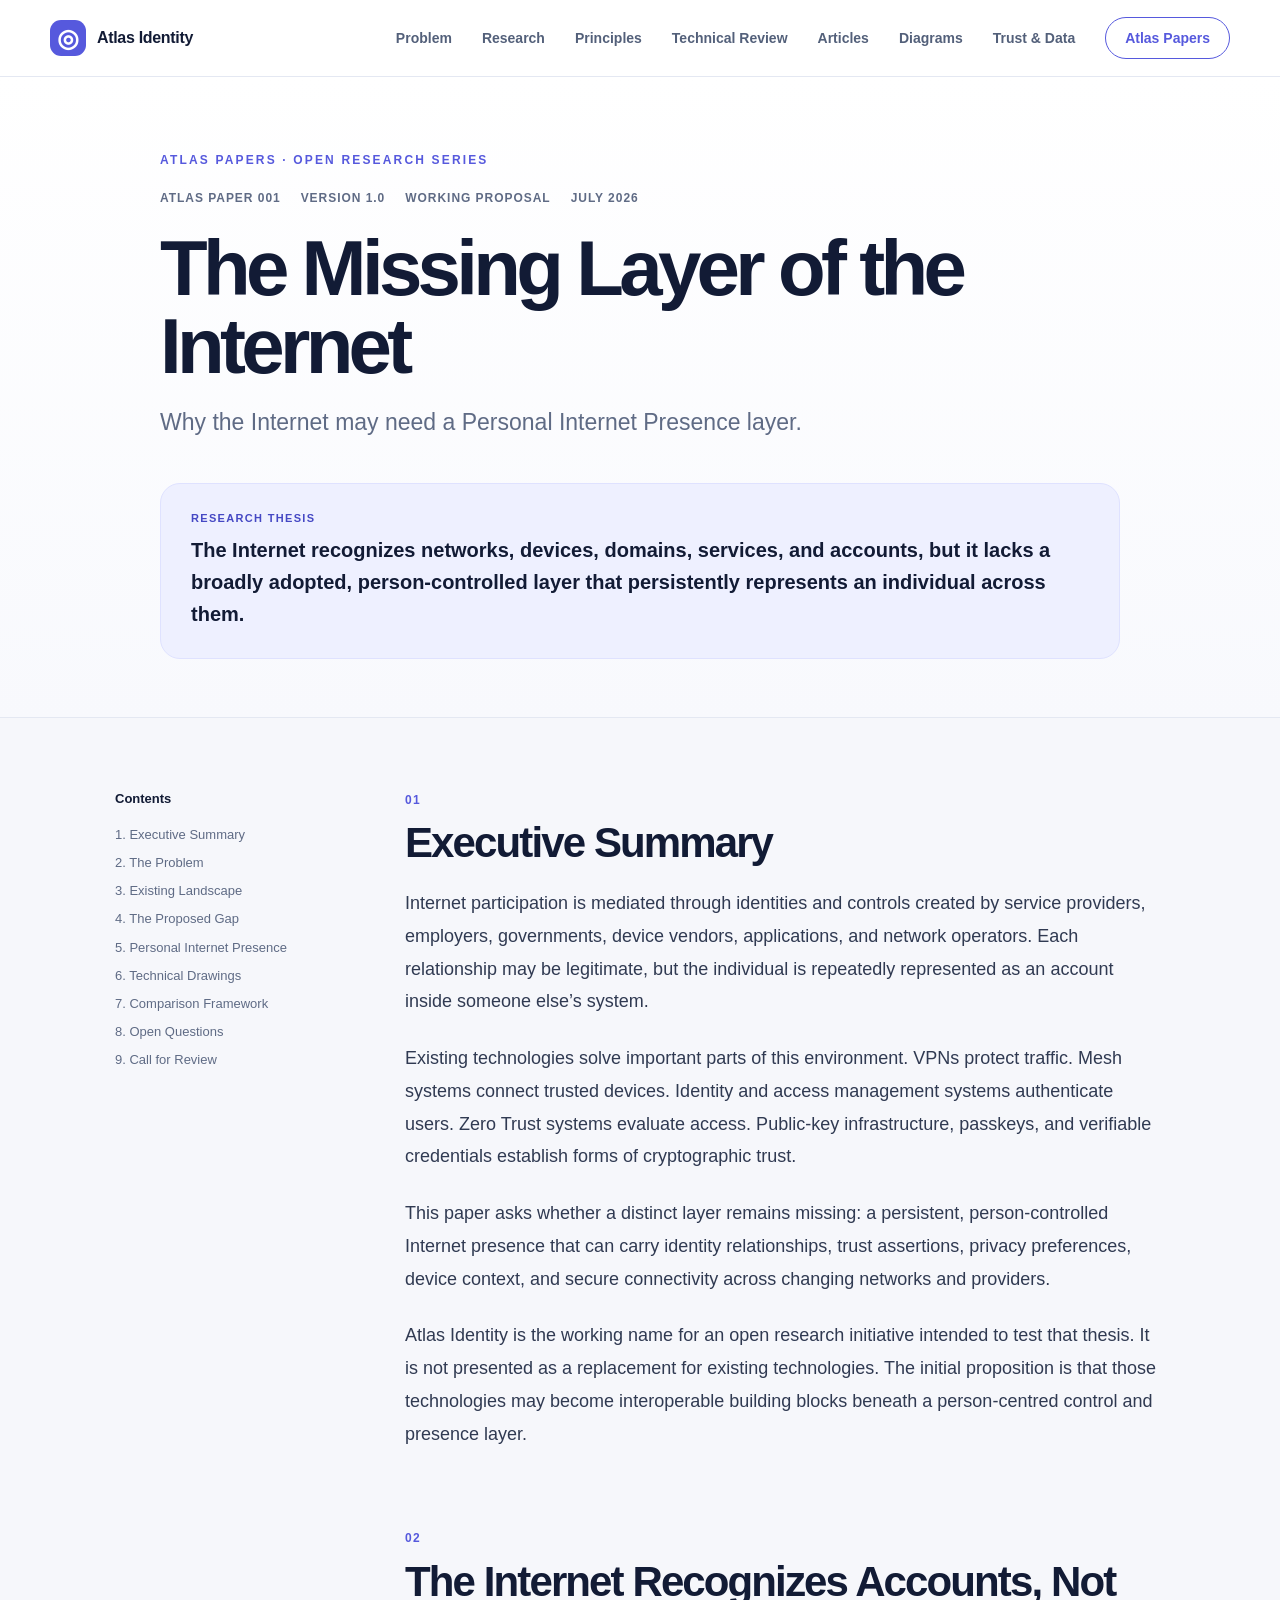
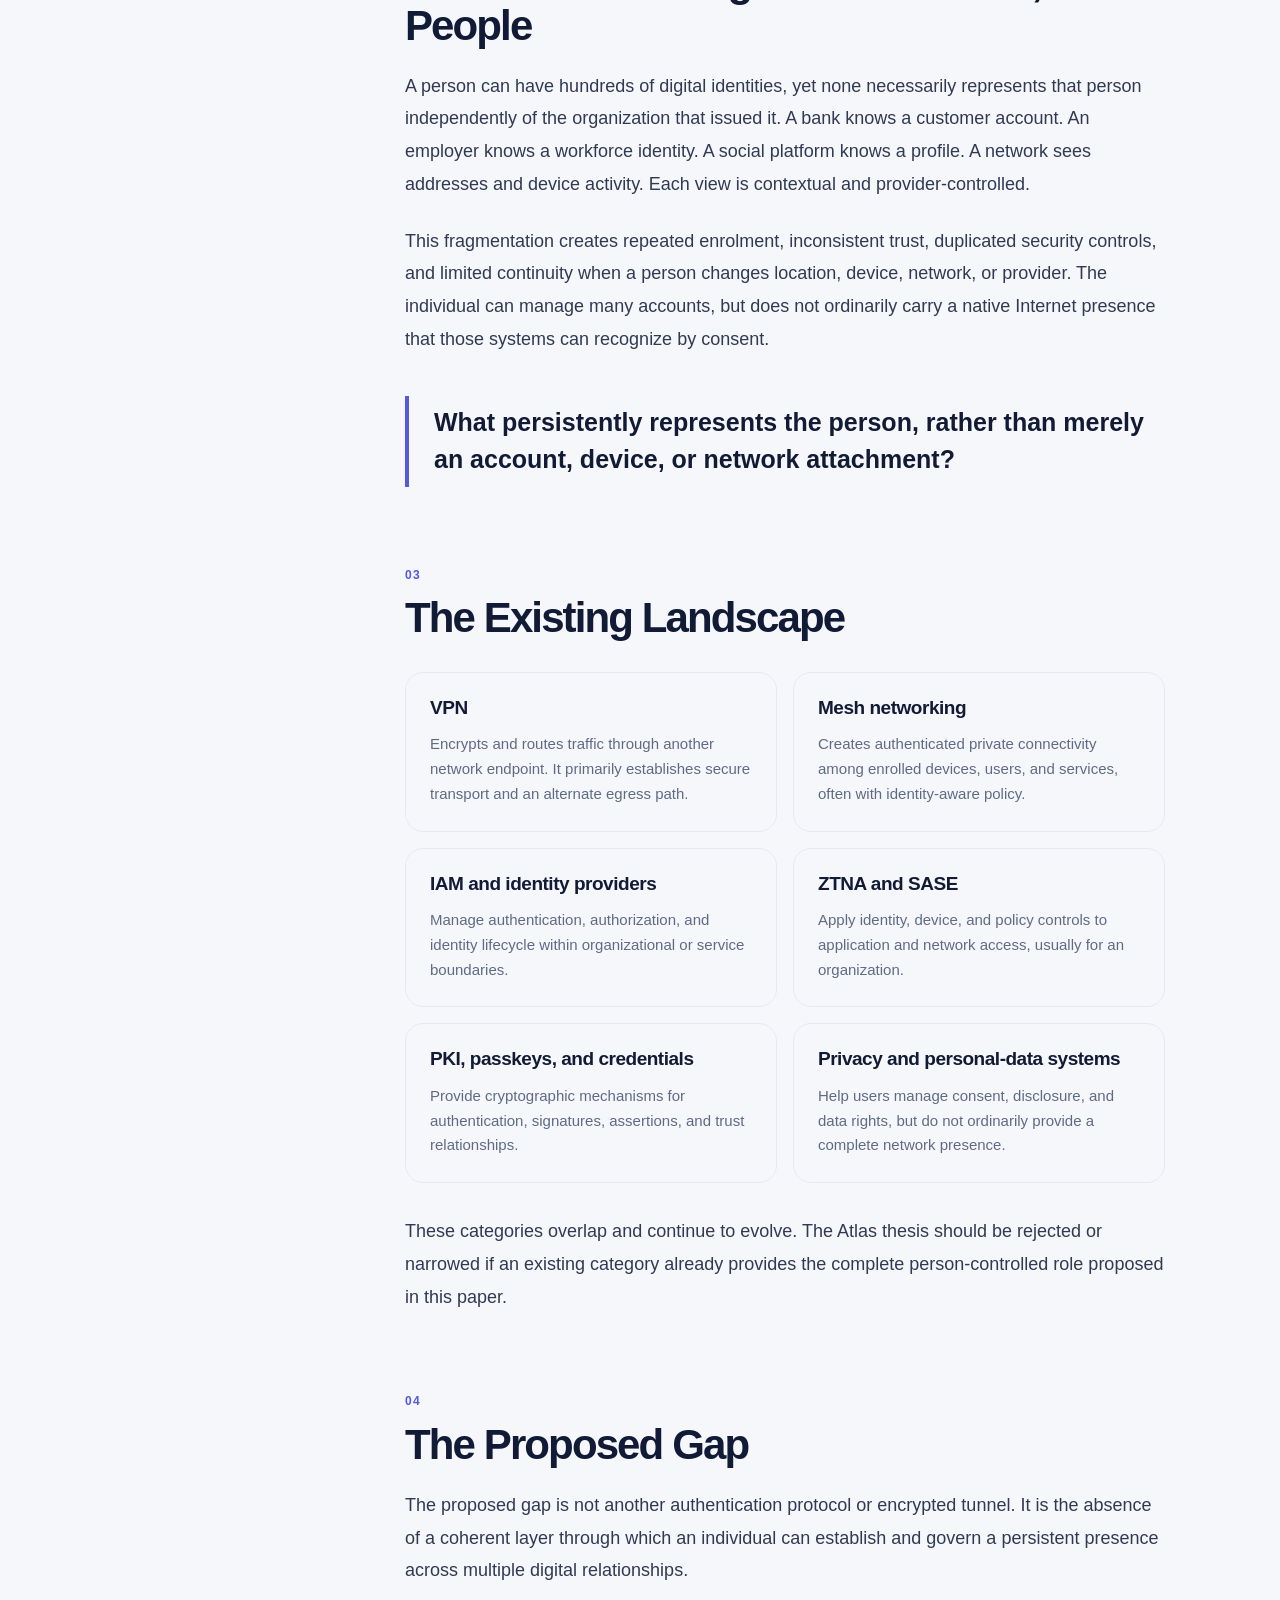
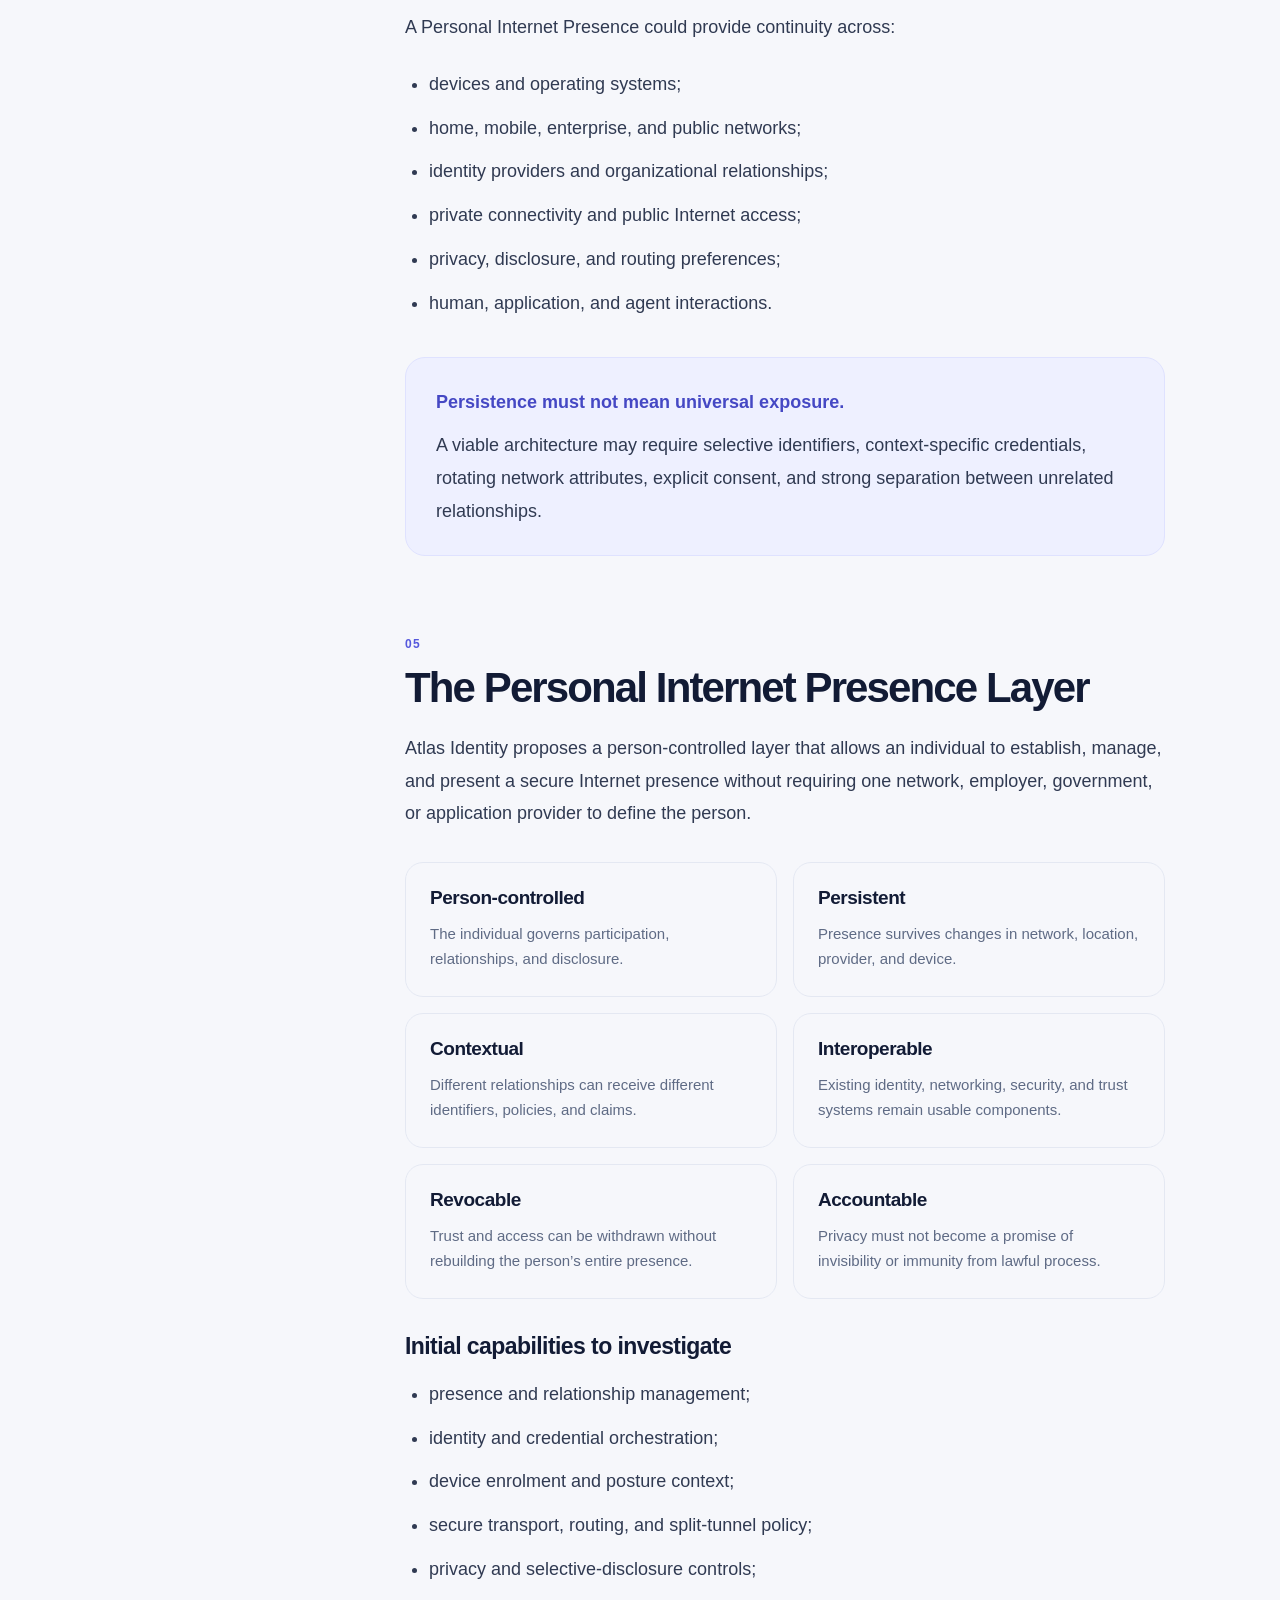
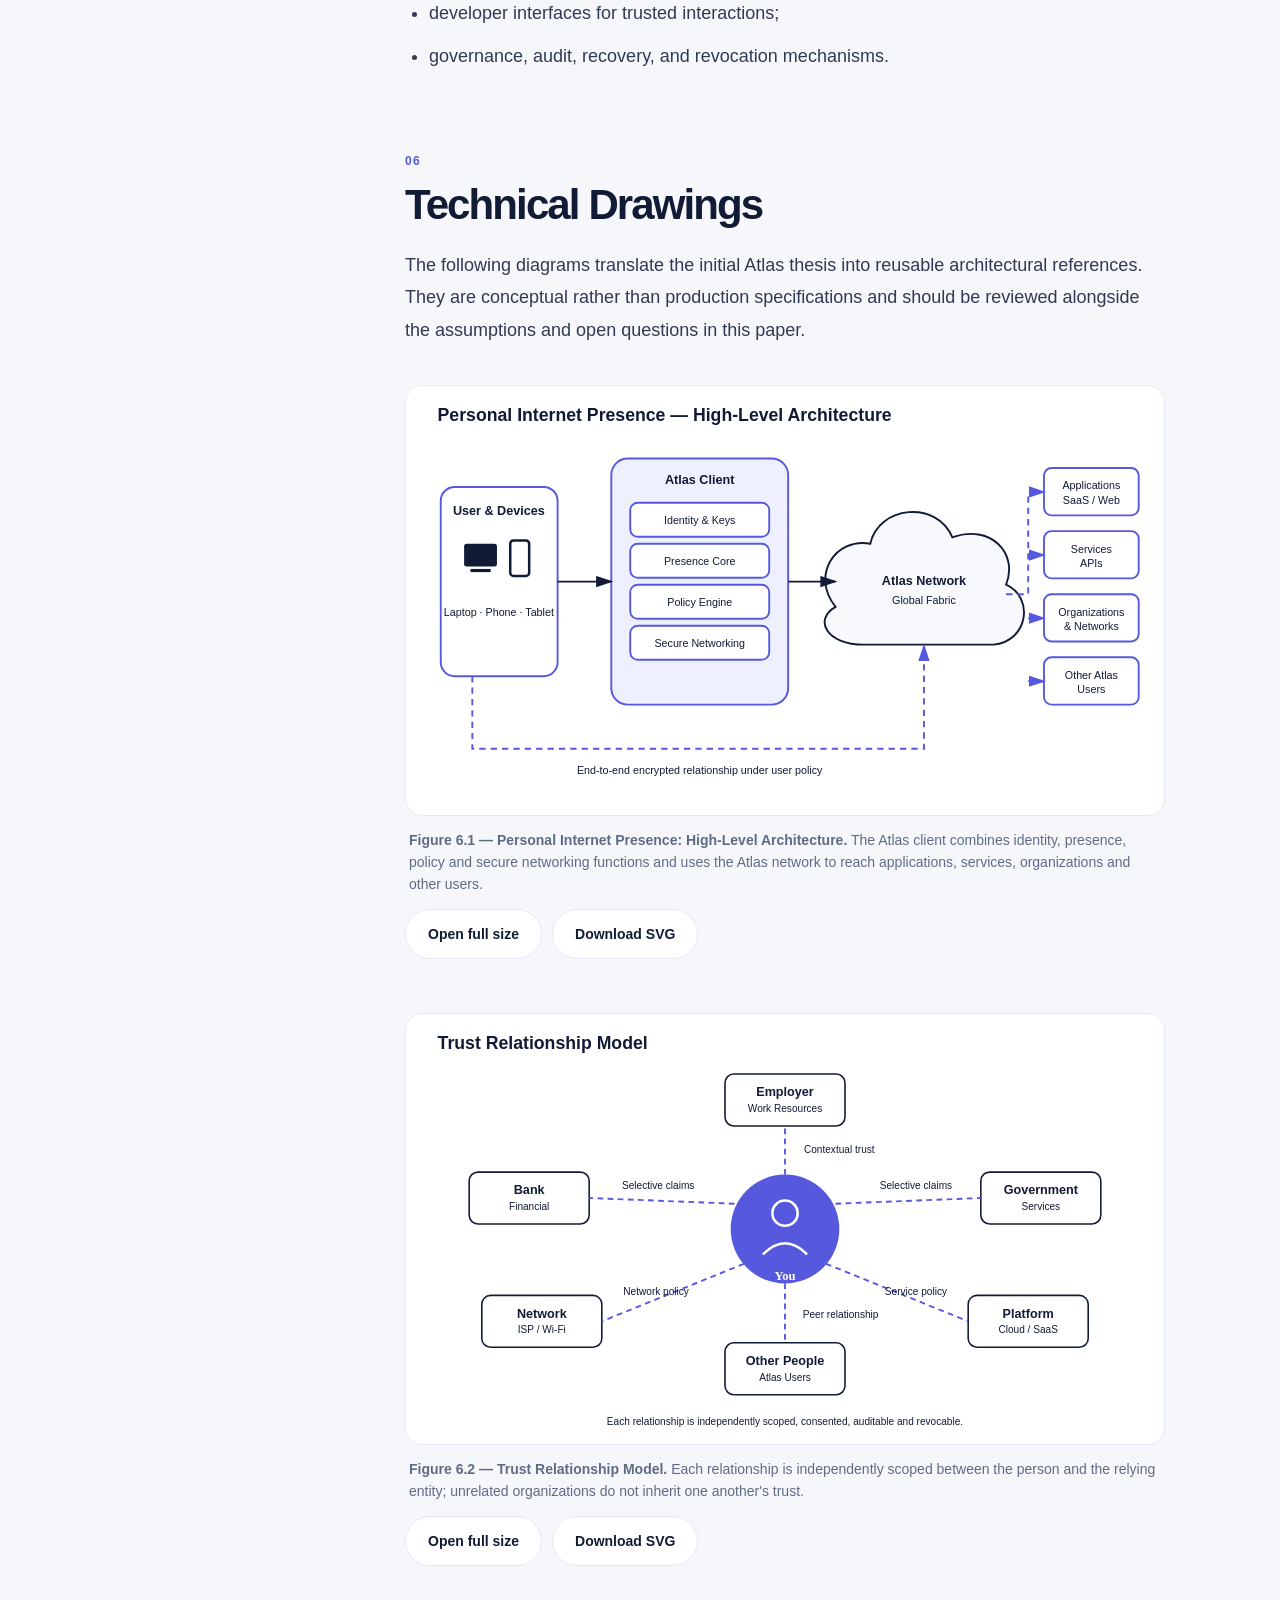
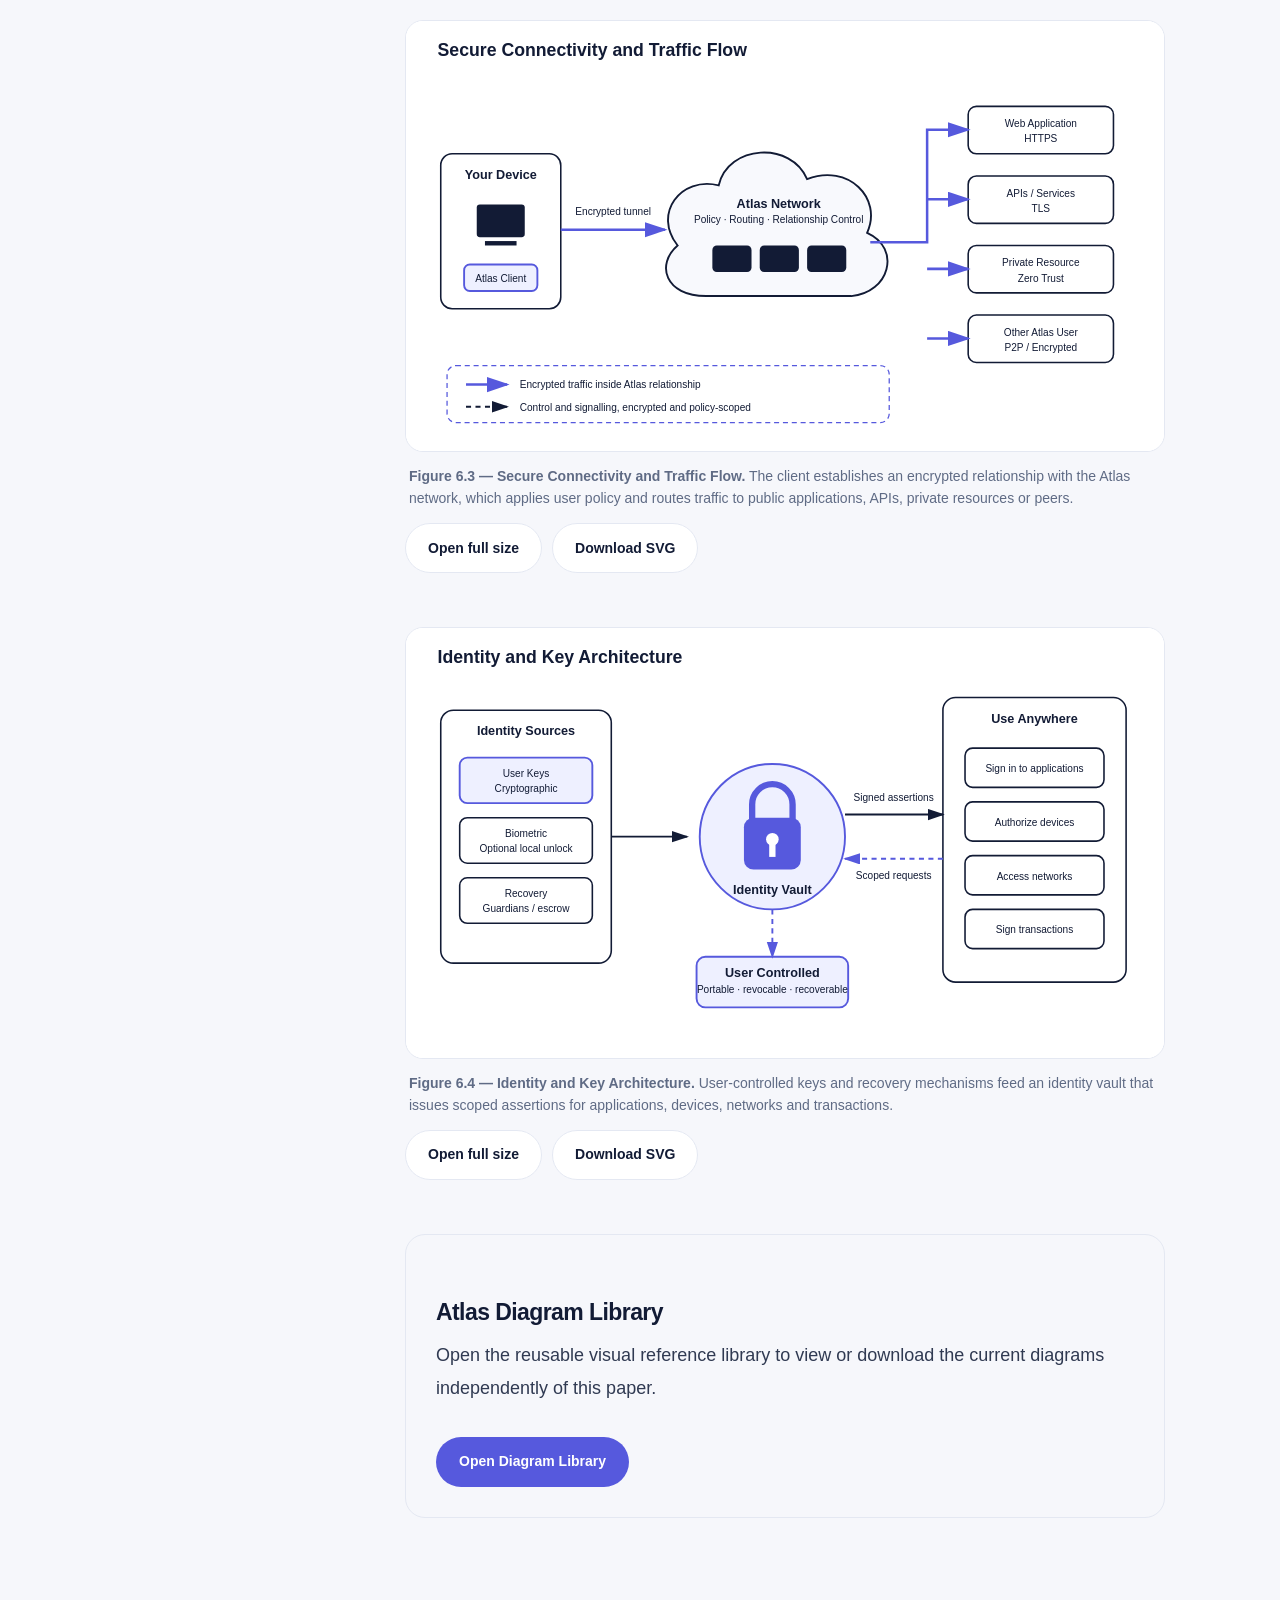
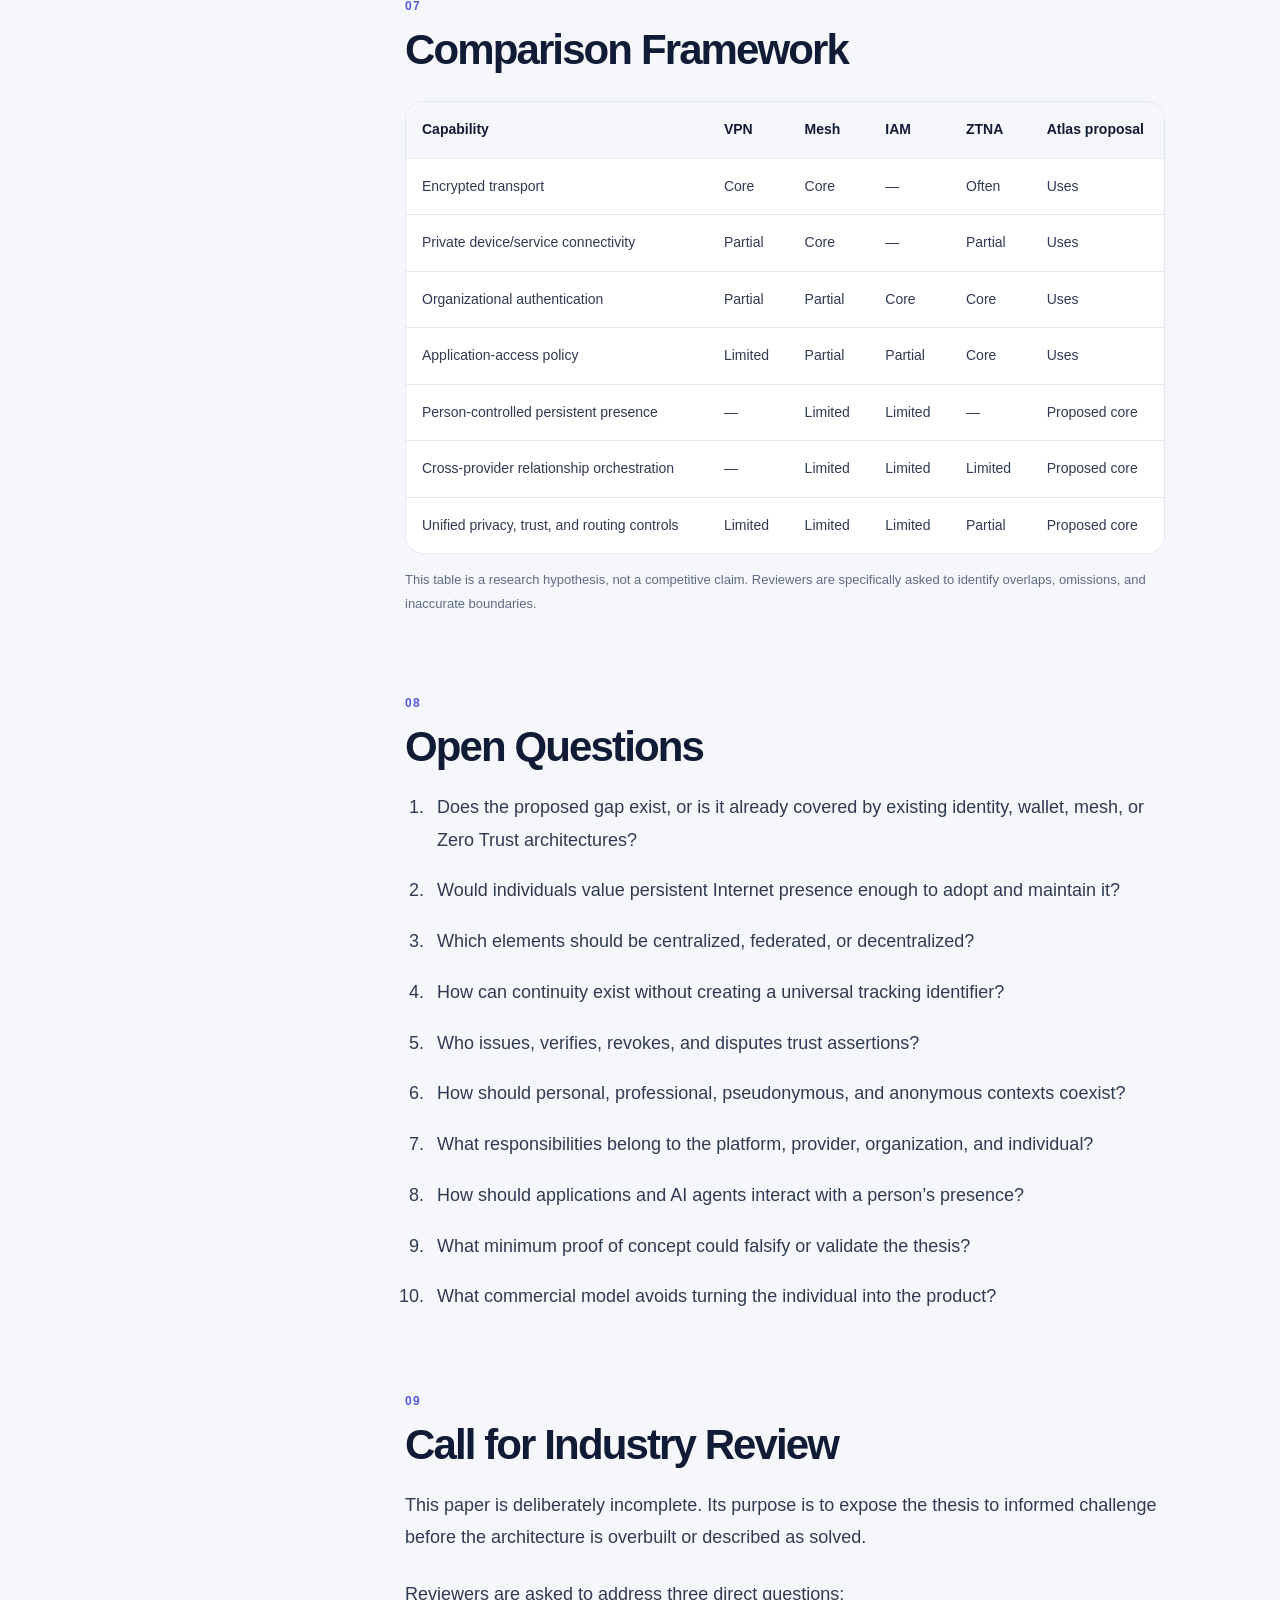
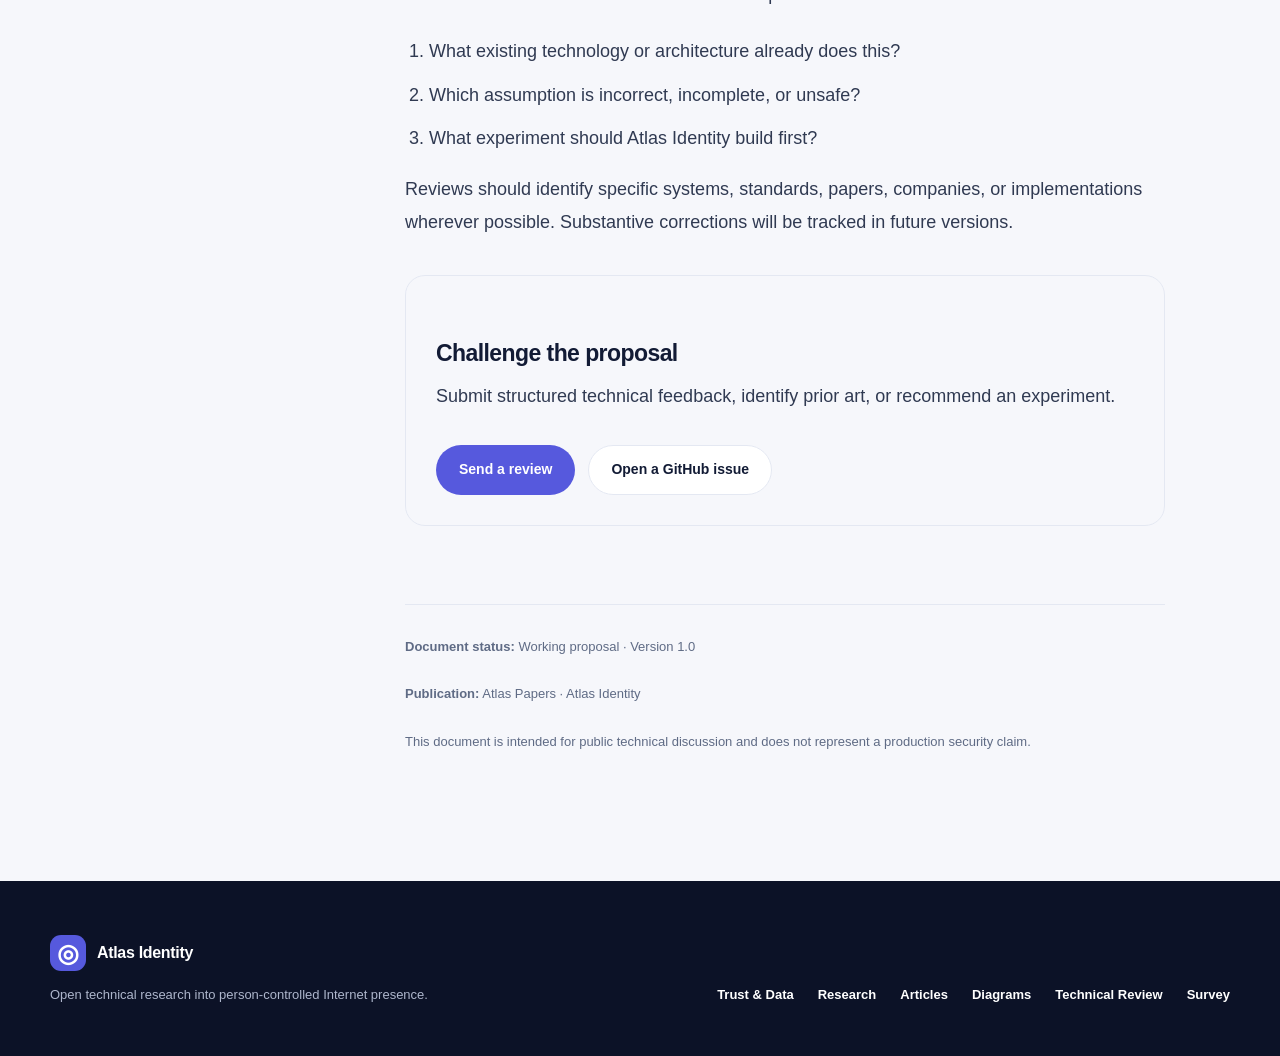
<file: papers/atlas-paper-001.html>
<!doctype html>
<html lang="en">
<head>
  <meta charset="utf-8">
  <meta name="viewport" content="width=device-width,initial-scale=1">
  <meta name="description" content="Atlas Paper 001 examines whether the Internet is missing a persistent, person-controlled presence layer.">
  <title>Atlas Paper 001 — The Missing Layer of the Internet</title>
  <link rel="stylesheet" href="../../style.css">
</head>
<body>
<header class="site-header">
  <div class="container nav-wrap">
    <a class="brand" href="../../"><span class="brand-mark">◎</span><span>Atlas Identity</span></a>
    <button class="menu-toggle" aria-expanded="false" aria-controls="site-nav">Menu</button>
    <nav id="site-nav" class="site-nav"><a href="../../#problem">Problem</a><a href="../../#research">Research</a><a href="../../#principles">Principles</a><a href="../../#review">Technical Review</a><a href="../../articles/">Articles</a><a href="../../diagrams/">Diagrams</a><a href="../../trust.html">Trust &amp; Data</a><a class="nav-button" href="../../research/">Atlas Papers</a></nav>
  </div>
</header>

<main>
<section class="paper-hero">
  <div class="paper-shell">
    <p class="eyebrow">Atlas Papers · Open Research Series</p>
    <div class="paper-meta">
      <span>Atlas Paper 001</span>
      <span>Version 1.0</span>
      <span>Working proposal</span>
      <span>July 2026</span>
    </div>
    <h1 class="paper-title">The Missing Layer of the Internet</h1>
    <p class="paper-deck">Why the Internet may need a Personal Internet Presence layer.</p>

    <div class="thesis-card">
      <span class="thesis-label">Research thesis</span>
      <p>The Internet recognizes networks, devices, domains, services, and accounts, but it lacks a broadly adopted, person-controlled layer that persistently represents an individual across them.</p>
    </div>
  </div>
</section>

<section class="paper-layout">
  <aside class="paper-toc" aria-label="Contents">
    <strong>Contents</strong>
    <a href="#executive-summary">1. Executive Summary</a>
    <a href="#problem">2. The Problem</a>
    <a href="#landscape">3. Existing Landscape</a>
    <a href="#gap">4. The Proposed Gap</a>
    <a href="#platform">5. Personal Internet Presence</a>
    <a href="#technical-drawings">6. Technical Drawings</a>
    <a href="#comparison">7. Comparison Framework</a>
    <a href="#open-questions">8. Open Questions</a>
    <a href="#review">9. Call for Review</a>
  </aside>

  <article class="paper-body">
    <section id="executive-summary">
      <p class="section-number">01</p>
      <h2>Executive Summary</h2>
      <p>Internet participation is mediated through identities and controls created by service providers, employers, governments, device vendors, applications, and network operators. Each relationship may be legitimate, but the individual is repeatedly represented as an account inside someone else’s system.</p>
      <p>Existing technologies solve important parts of this environment. VPNs protect traffic. Mesh systems connect trusted devices. Identity and access management systems authenticate users. Zero Trust systems evaluate access. Public-key infrastructure, passkeys, and verifiable credentials establish forms of cryptographic trust.</p>
      <p>This paper asks whether a distinct layer remains missing: a persistent, person-controlled Internet presence that can carry identity relationships, trust assertions, privacy preferences, device context, and secure connectivity across changing networks and providers.</p>
      <p>Atlas Identity is the working name for an open research initiative intended to test that thesis. It is not presented as a replacement for existing technologies. The initial proposition is that those technologies may become interoperable building blocks beneath a person-centred control and presence layer.</p>
    </section>

    <section id="problem">
      <p class="section-number">02</p>
      <h2>The Internet Recognizes Accounts, Not People</h2>
      <p>A person can have hundreds of digital identities, yet none necessarily represents that person independently of the organization that issued it. A bank knows a customer account. An employer knows a workforce identity. A social platform knows a profile. A network sees addresses and device activity. Each view is contextual and provider-controlled.</p>
      <p>This fragmentation creates repeated enrolment, inconsistent trust, duplicated security controls, and limited continuity when a person changes location, device, network, or provider. The individual can manage many accounts, but does not ordinarily carry a native Internet presence that those systems can recognize by consent.</p>
      <blockquote>What persistently represents the person, rather than merely an account, device, or network attachment?</blockquote>
    </section>

    <section id="landscape">
      <p class="section-number">03</p>
      <h2>The Existing Landscape</h2>
      <div class="definition-grid">
        <article><h3>VPN</h3><p>Encrypts and routes traffic through another network endpoint. It primarily establishes secure transport and an alternate egress path.</p></article>
        <article><h3>Mesh networking</h3><p>Creates authenticated private connectivity among enrolled devices, users, and services, often with identity-aware policy.</p></article>
        <article><h3>IAM and identity providers</h3><p>Manage authentication, authorization, and identity lifecycle within organizational or service boundaries.</p></article>
        <article><h3>ZTNA and SASE</h3><p>Apply identity, device, and policy controls to application and network access, usually for an organization.</p></article>
        <article><h3>PKI, passkeys, and credentials</h3><p>Provide cryptographic mechanisms for authentication, signatures, assertions, and trust relationships.</p></article>
        <article><h3>Privacy and personal-data systems</h3><p>Help users manage consent, disclosure, and data rights, but do not ordinarily provide a complete network presence.</p></article>
      </div>
      <p>These categories overlap and continue to evolve. The Atlas thesis should be rejected or narrowed if an existing category already provides the complete person-controlled role proposed in this paper.</p>
    </section>

    <section id="gap">
      <p class="section-number">04</p>
      <h2>The Proposed Gap</h2>
      <p>The proposed gap is not another authentication protocol or encrypted tunnel. It is the absence of a coherent layer through which an individual can establish and govern a persistent presence across multiple digital relationships.</p>
      <p>A Personal Internet Presence could provide continuity across:</p>
      <ul>
        <li>devices and operating systems;</li>
        <li>home, mobile, enterprise, and public networks;</li>
        <li>identity providers and organizational relationships;</li>
        <li>private connectivity and public Internet access;</li>
        <li>privacy, disclosure, and routing preferences;</li>
        <li>human, application, and agent interactions.</li>
      </ul>
      <div class="callout"><strong>Persistence must not mean universal exposure.</strong> A viable architecture may require selective identifiers, context-specific credentials, rotating network attributes, explicit consent, and strong separation between unrelated relationships.</div>
    </section>

    <section id="platform">
      <p class="section-number">05</p>
      <h2>The Personal Internet Presence Layer</h2>
      <p>Atlas Identity proposes a person-controlled layer that allows an individual to establish, manage, and present a secure Internet presence without requiring one network, employer, government, or application provider to define the person.</p>
      <div class="principle-cards">
        <article><h3>Person-controlled</h3><p>The individual governs participation, relationships, and disclosure.</p></article>
        <article><h3>Persistent</h3><p>Presence survives changes in network, location, provider, and device.</p></article>
        <article><h3>Contextual</h3><p>Different relationships can receive different identifiers, policies, and claims.</p></article>
        <article><h3>Interoperable</h3><p>Existing identity, networking, security, and trust systems remain usable components.</p></article>
        <article><h3>Revocable</h3><p>Trust and access can be withdrawn without rebuilding the person’s entire presence.</p></article>
        <article><h3>Accountable</h3><p>Privacy must not become a promise of invisibility or immunity from lawful process.</p></article>
      </div>

      <h3>Initial capabilities to investigate</h3>
      <ul>
        <li>presence and relationship management;</li>
        <li>identity and credential orchestration;</li>
        <li>device enrolment and posture context;</li>
        <li>secure transport, routing, and split-tunnel policy;</li>
        <li>privacy and selective-disclosure controls;</li>
        <li>developer interfaces for trusted interactions;</li>
        <li>governance, audit, recovery, and revocation mechanisms.</li>
      </ul>
    </section>


    <section id="technical-drawings">
      <p class="section-number">06</p>
      <h2>Technical Drawings</h2>
      <p>The following diagrams translate the initial Atlas thesis into reusable architectural references. They are conceptual rather than production specifications and should be reviewed alongside the assumptions and open questions in this paper.</p>
      <figure class="technical-figure"><a href="../../assets/diagrams/atlas-high-level-architecture.svg" target="_blank" rel="noopener"><img src="../../assets/diagrams/atlas-high-level-architecture.svg" alt="Personal Internet Presence high-level architecture"></a><figcaption><strong>Figure 6.1 — Personal Internet Presence: High-Level Architecture.</strong> The Atlas client combines identity, presence, policy and secure networking functions and uses the Atlas network to reach applications, services, organizations and other users.</figcaption><div class="figure-actions"><a class="button button-secondary" href="../../assets/diagrams/atlas-high-level-architecture.svg" target="_blank" rel="noopener">Open full size</a><a class="button button-secondary" href="../../assets/diagrams/atlas-high-level-architecture.svg" download>Download SVG</a></div></figure>
      <figure class="technical-figure"><a href="../../assets/diagrams/trust-relationship-model.svg" target="_blank" rel="noopener"><img src="../../assets/diagrams/trust-relationship-model.svg" alt="Trust relationship model"></a><figcaption><strong>Figure 6.2 — Trust Relationship Model.</strong> Each relationship is independently scoped between the person and the relying entity; unrelated organizations do not inherit one another's trust.</figcaption><div class="figure-actions"><a class="button button-secondary" href="../../assets/diagrams/trust-relationship-model.svg" target="_blank" rel="noopener">Open full size</a><a class="button button-secondary" href="../../assets/diagrams/trust-relationship-model.svg" download>Download SVG</a></div></figure>
      <figure class="technical-figure"><a href="../../assets/diagrams/secure-connectivity-traffic-flow.svg" target="_blank" rel="noopener"><img src="../../assets/diagrams/secure-connectivity-traffic-flow.svg" alt="Secure connectivity and traffic flow"></a><figcaption><strong>Figure 6.3 — Secure Connectivity and Traffic Flow.</strong> The client establishes an encrypted relationship with the Atlas network, which applies user policy and routes traffic to public applications, APIs, private resources or peers.</figcaption><div class="figure-actions"><a class="button button-secondary" href="../../assets/diagrams/secure-connectivity-traffic-flow.svg" target="_blank" rel="noopener">Open full size</a><a class="button button-secondary" href="../../assets/diagrams/secure-connectivity-traffic-flow.svg" download>Download SVG</a></div></figure>
      <figure class="technical-figure"><a href="../../assets/diagrams/identity-key-architecture.svg" target="_blank" rel="noopener"><img src="../../assets/diagrams/identity-key-architecture.svg" alt="Identity and key architecture"></a><figcaption><strong>Figure 6.4 — Identity and Key Architecture.</strong> User-controlled keys and recovery mechanisms feed an identity vault that issues scoped assertions for applications, devices, networks and transactions.</figcaption><div class="figure-actions"><a class="button button-secondary" href="../../assets/diagrams/identity-key-architecture.svg" target="_blank" rel="noopener">Open full size</a><a class="button button-secondary" href="../../assets/diagrams/identity-key-architecture.svg" download>Download SVG</a></div></figure>
      <div class="review-cta"><h3>Atlas Diagram Library</h3><p>Open the reusable visual reference library to view or download the current diagrams independently of this paper.</p><a class="button button-primary" href="../../diagrams/">Open Diagram Library</a></div>
    </section>

    <section id="comparison">
      <p class="section-number">07</p>
      <h2>Comparison Framework</h2>
      <div class="table-wrap">
        <table class="comparison-table">
          <thead><tr><th>Capability</th><th>VPN</th><th>Mesh</th><th>IAM</th><th>ZTNA</th><th>Atlas proposal</th></tr></thead>
          <tbody>
            <tr><td>Encrypted transport</td><td>Core</td><td>Core</td><td>—</td><td>Often</td><td>Uses</td></tr>
            <tr><td>Private device/service connectivity</td><td>Partial</td><td>Core</td><td>—</td><td>Partial</td><td>Uses</td></tr>
            <tr><td>Organizational authentication</td><td>Partial</td><td>Partial</td><td>Core</td><td>Core</td><td>Uses</td></tr>
            <tr><td>Application-access policy</td><td>Limited</td><td>Partial</td><td>Partial</td><td>Core</td><td>Uses</td></tr>
            <tr><td>Person-controlled persistent presence</td><td>—</td><td>Limited</td><td>Limited</td><td>—</td><td>Proposed core</td></tr>
            <tr><td>Cross-provider relationship orchestration</td><td>—</td><td>Limited</td><td>Limited</td><td>Limited</td><td>Proposed core</td></tr>
            <tr><td>Unified privacy, trust, and routing controls</td><td>Limited</td><td>Limited</td><td>Limited</td><td>Partial</td><td>Proposed core</td></tr>
          </tbody>
        </table>
      </div>
      <p class="table-note">This table is a research hypothesis, not a competitive claim. Reviewers are specifically asked to identify overlaps, omissions, and inaccurate boundaries.</p>
    </section>

    <section id="open-questions">
      <p class="section-number">08</p>
      <h2>Open Questions</h2>
      <ol class="question-list">
        <li>Does the proposed gap exist, or is it already covered by existing identity, wallet, mesh, or Zero Trust architectures?</li>
        <li>Would individuals value persistent Internet presence enough to adopt and maintain it?</li>
        <li>Which elements should be centralized, federated, or decentralized?</li>
        <li>How can continuity exist without creating a universal tracking identifier?</li>
        <li>Who issues, verifies, revokes, and disputes trust assertions?</li>
        <li>How should personal, professional, pseudonymous, and anonymous contexts coexist?</li>
        <li>What responsibilities belong to the platform, provider, organization, and individual?</li>
        <li>How should applications and AI agents interact with a person’s presence?</li>
        <li>What minimum proof of concept could falsify or validate the thesis?</li>
        <li>What commercial model avoids turning the individual into the product?</li>
      </ol>
    </section>

    <section id="review">
      <p class="section-number">09</p>
      <h2>Call for Industry Review</h2>
      <p>This paper is deliberately incomplete. Its purpose is to expose the thesis to informed challenge before the architecture is overbuilt or described as solved.</p>
      <p>Reviewers are asked to address three direct questions:</p>
      <ol>
        <li>What existing technology or architecture already does this?</li>
        <li>Which assumption is incorrect, incomplete, or unsafe?</li>
        <li>What experiment should Atlas Identity build first?</li>
      </ol>
      <p>Reviews should identify specific systems, standards, papers, companies, or implementations wherever possible. Substantive corrections will be tracked in future versions.</p>
      <div class="review-cta">
        <h3>Challenge the proposal</h3>
        <p>Submit structured technical feedback, identify prior art, or recommend an experiment.</p>
        <a class="button button-primary" href="../../review.html?paper=Atlas%20Paper%20001">Send a review</a>
        <a class="button button-secondary" href="https://github.com/mtsalisbury/ProjectAtlas/issues/new" target="_blank" rel="noopener">Open a GitHub issue</a>
      </div>
    </section>

    <footer class="paper-status">
      <p><strong>Document status:</strong> Working proposal · Version 1.0</p>
      <p><strong>Publication:</strong> Atlas Papers · Atlas Identity</p>
      <p>This document is intended for public technical discussion and does not represent a production security claim.</p>
    </footer>
  </article>
</section>
</main>

<footer class="site-footer">
  <div class="container footer-grid">
    <div><a class="brand footer-brand" href="../../"><span class="brand-mark">◎</span><span>Atlas Identity</span></a><p>Open technical research into person-controlled Internet presence.</p></div>
    <div class="footer-links"><a href="../../trust.html">Trust &amp; Data</a><a href="../../research/">Research</a><a href="../../articles/">Articles</a><a href="../../diagrams/">Diagrams</a><a href="../../review.html">Technical Review</a><a href="../../survey-setup.html">Survey</a></div>
  </div>
</footer>
<script src="../../assets/js/site.js"></script>
</body>
</html>
</file>
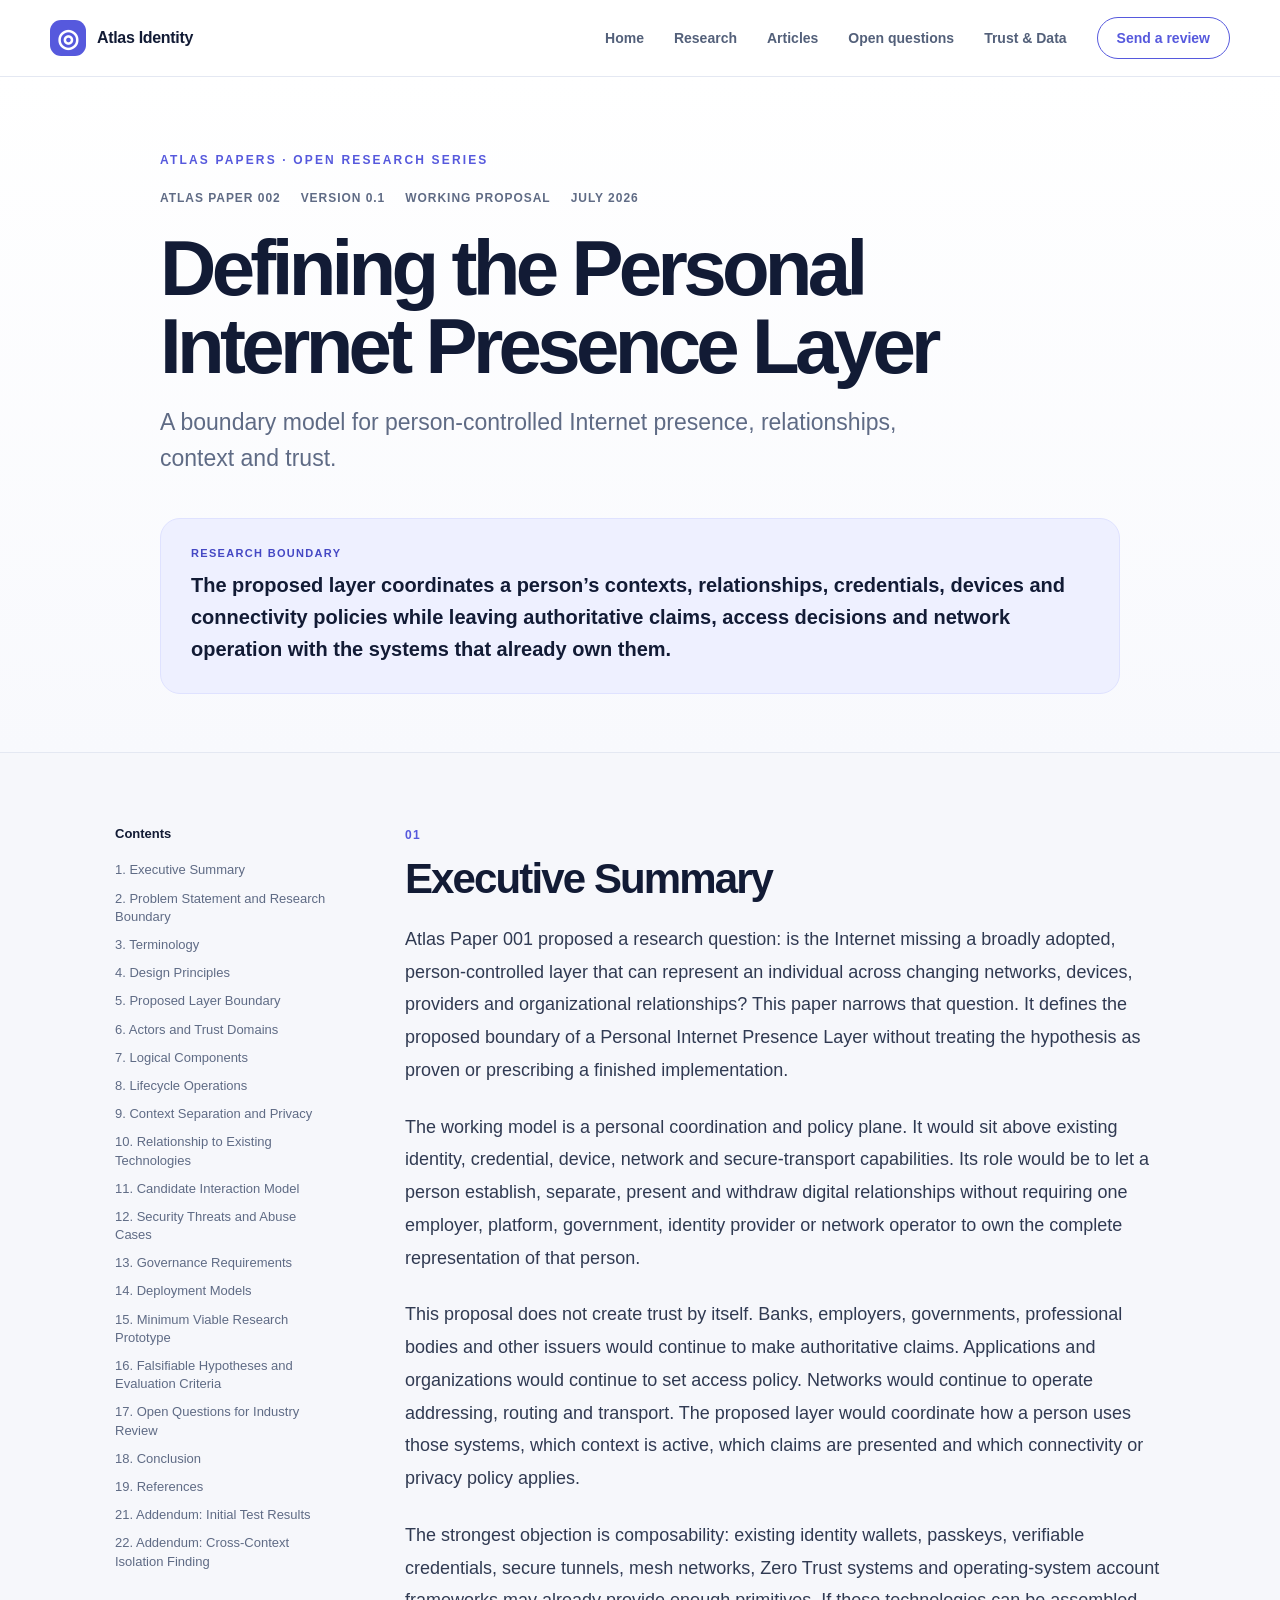
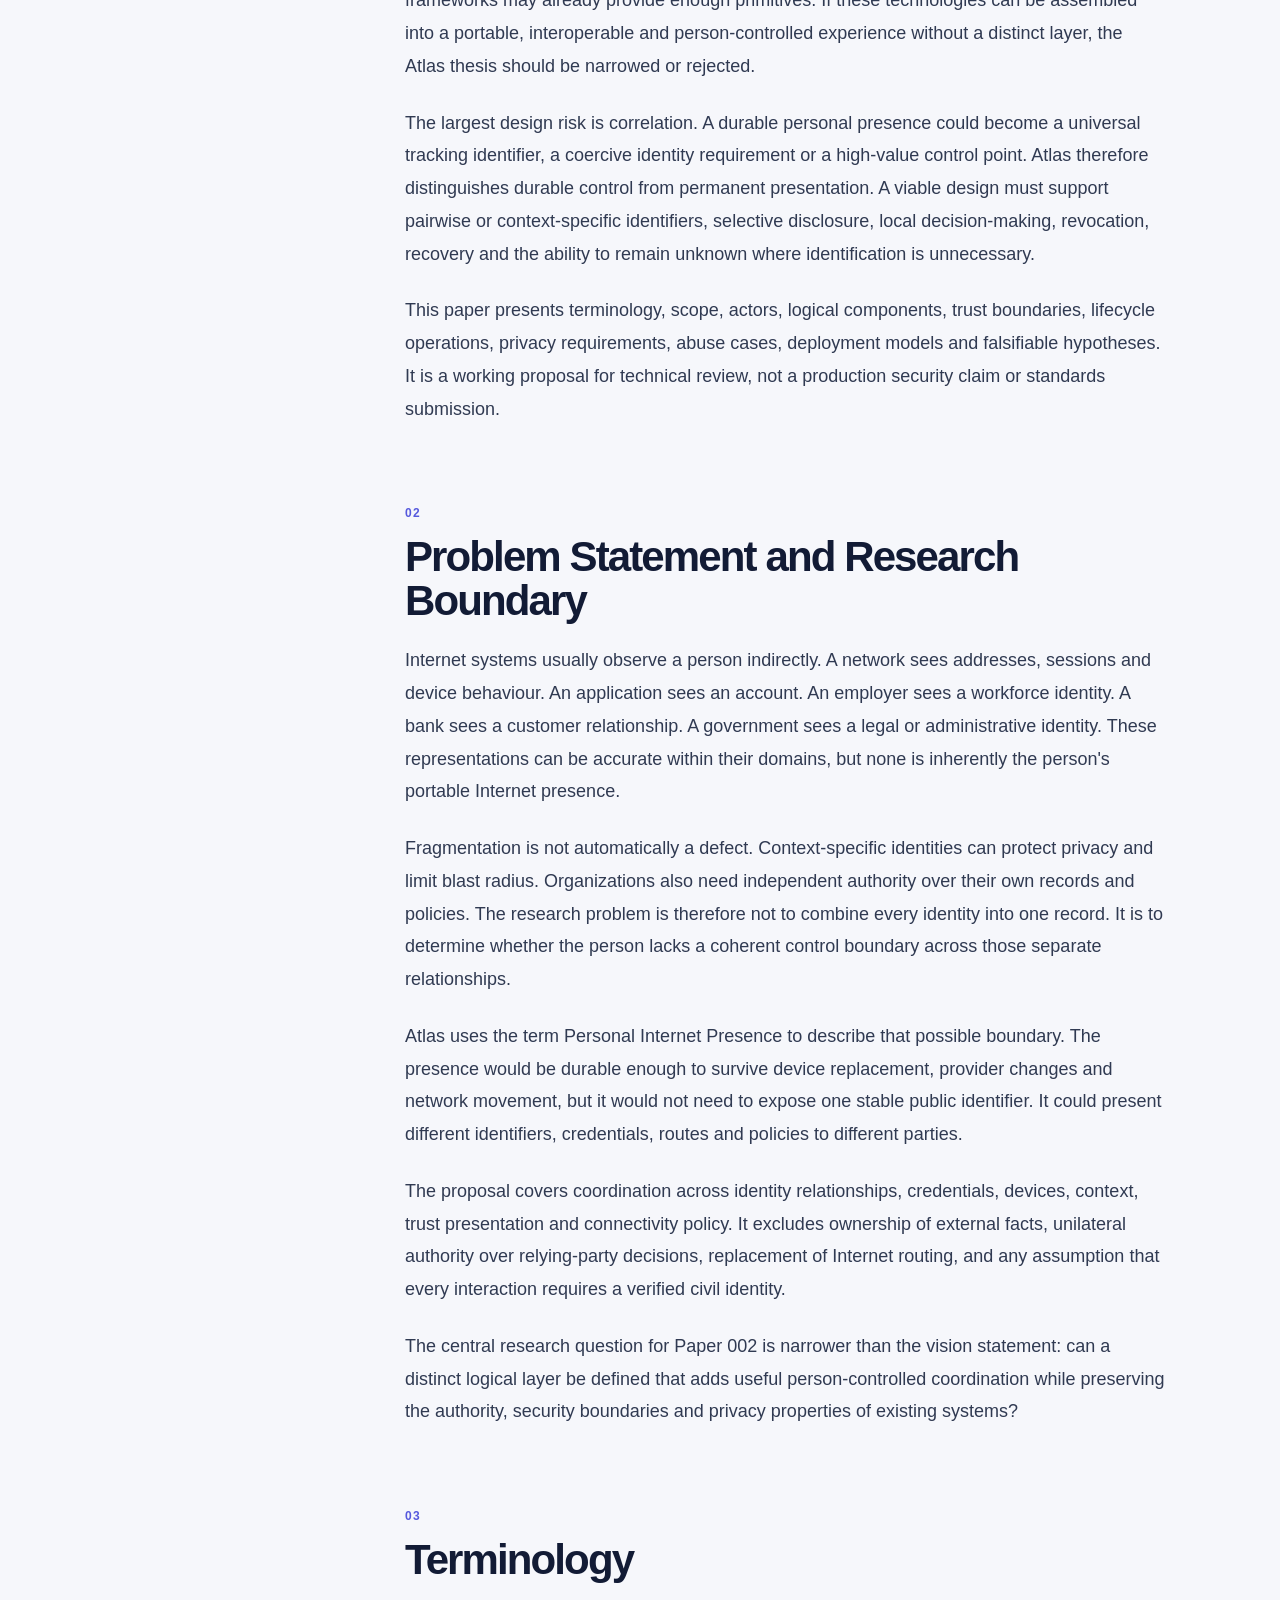
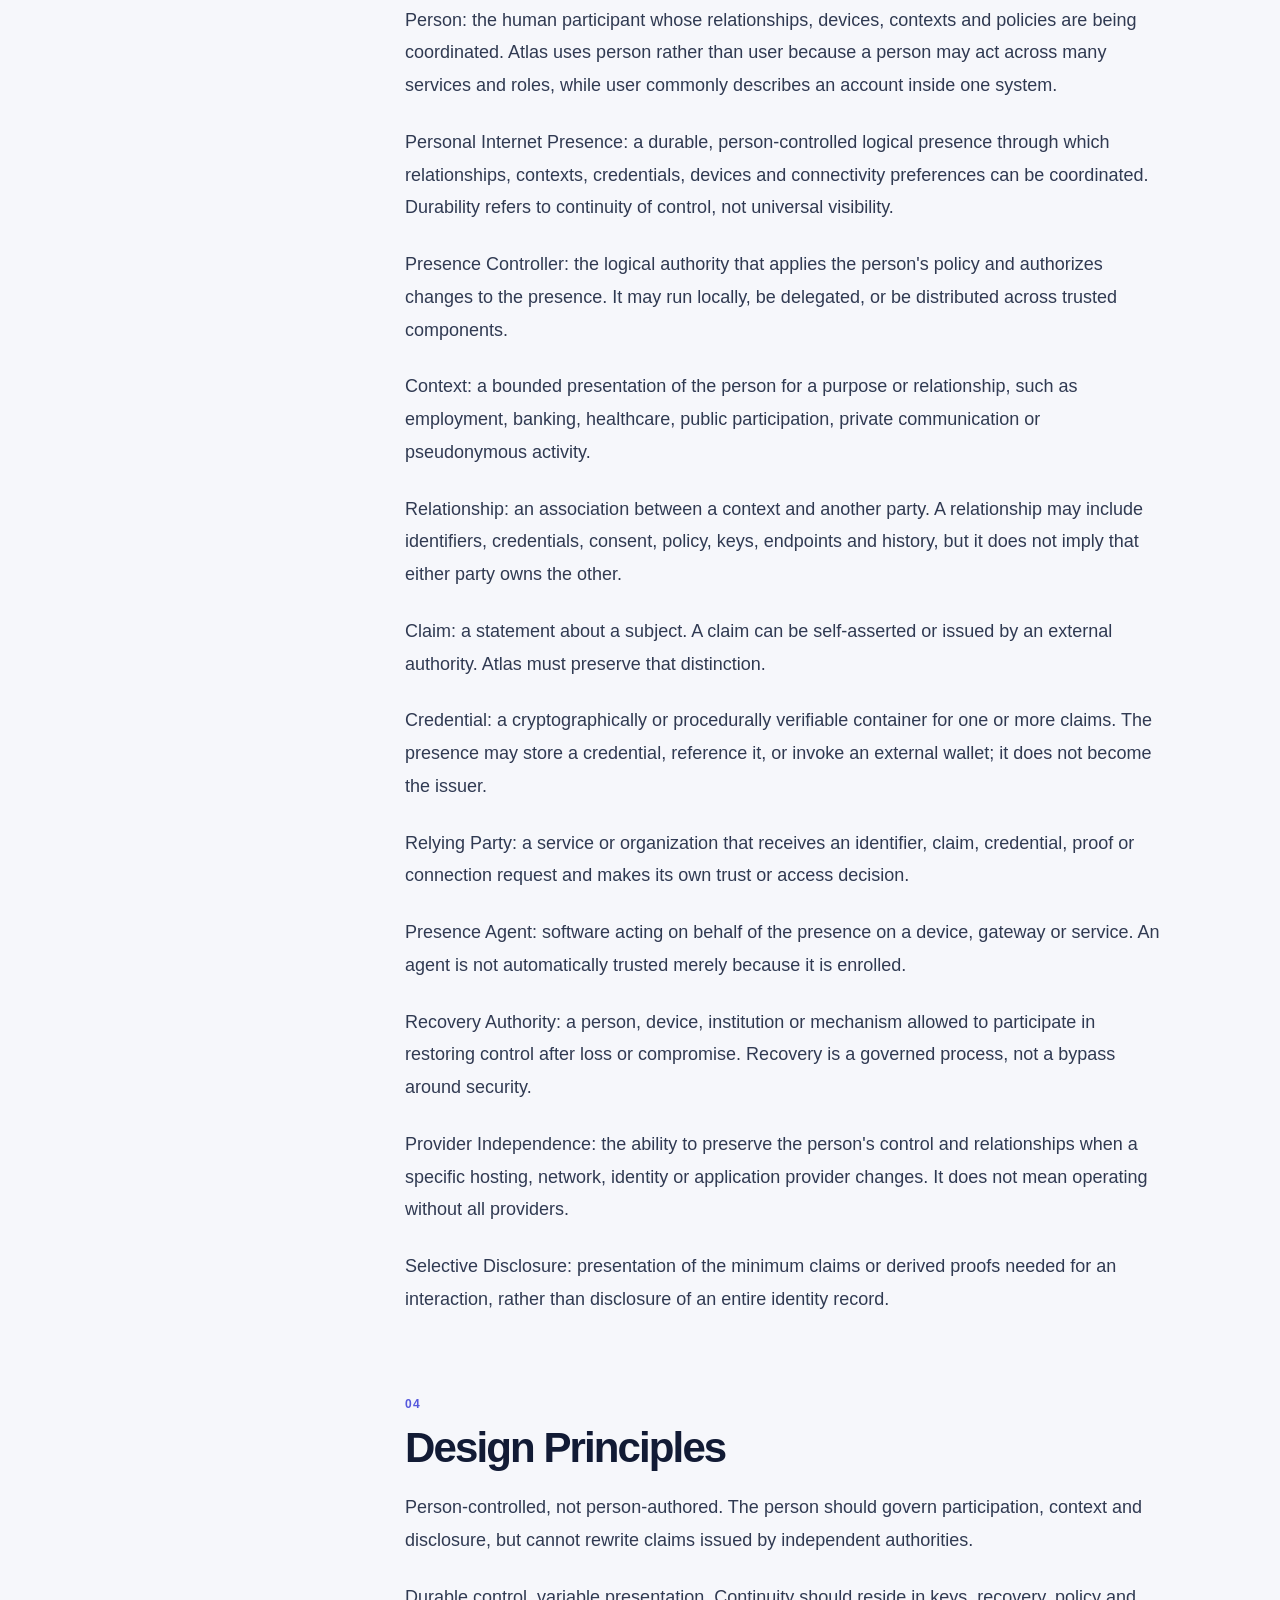
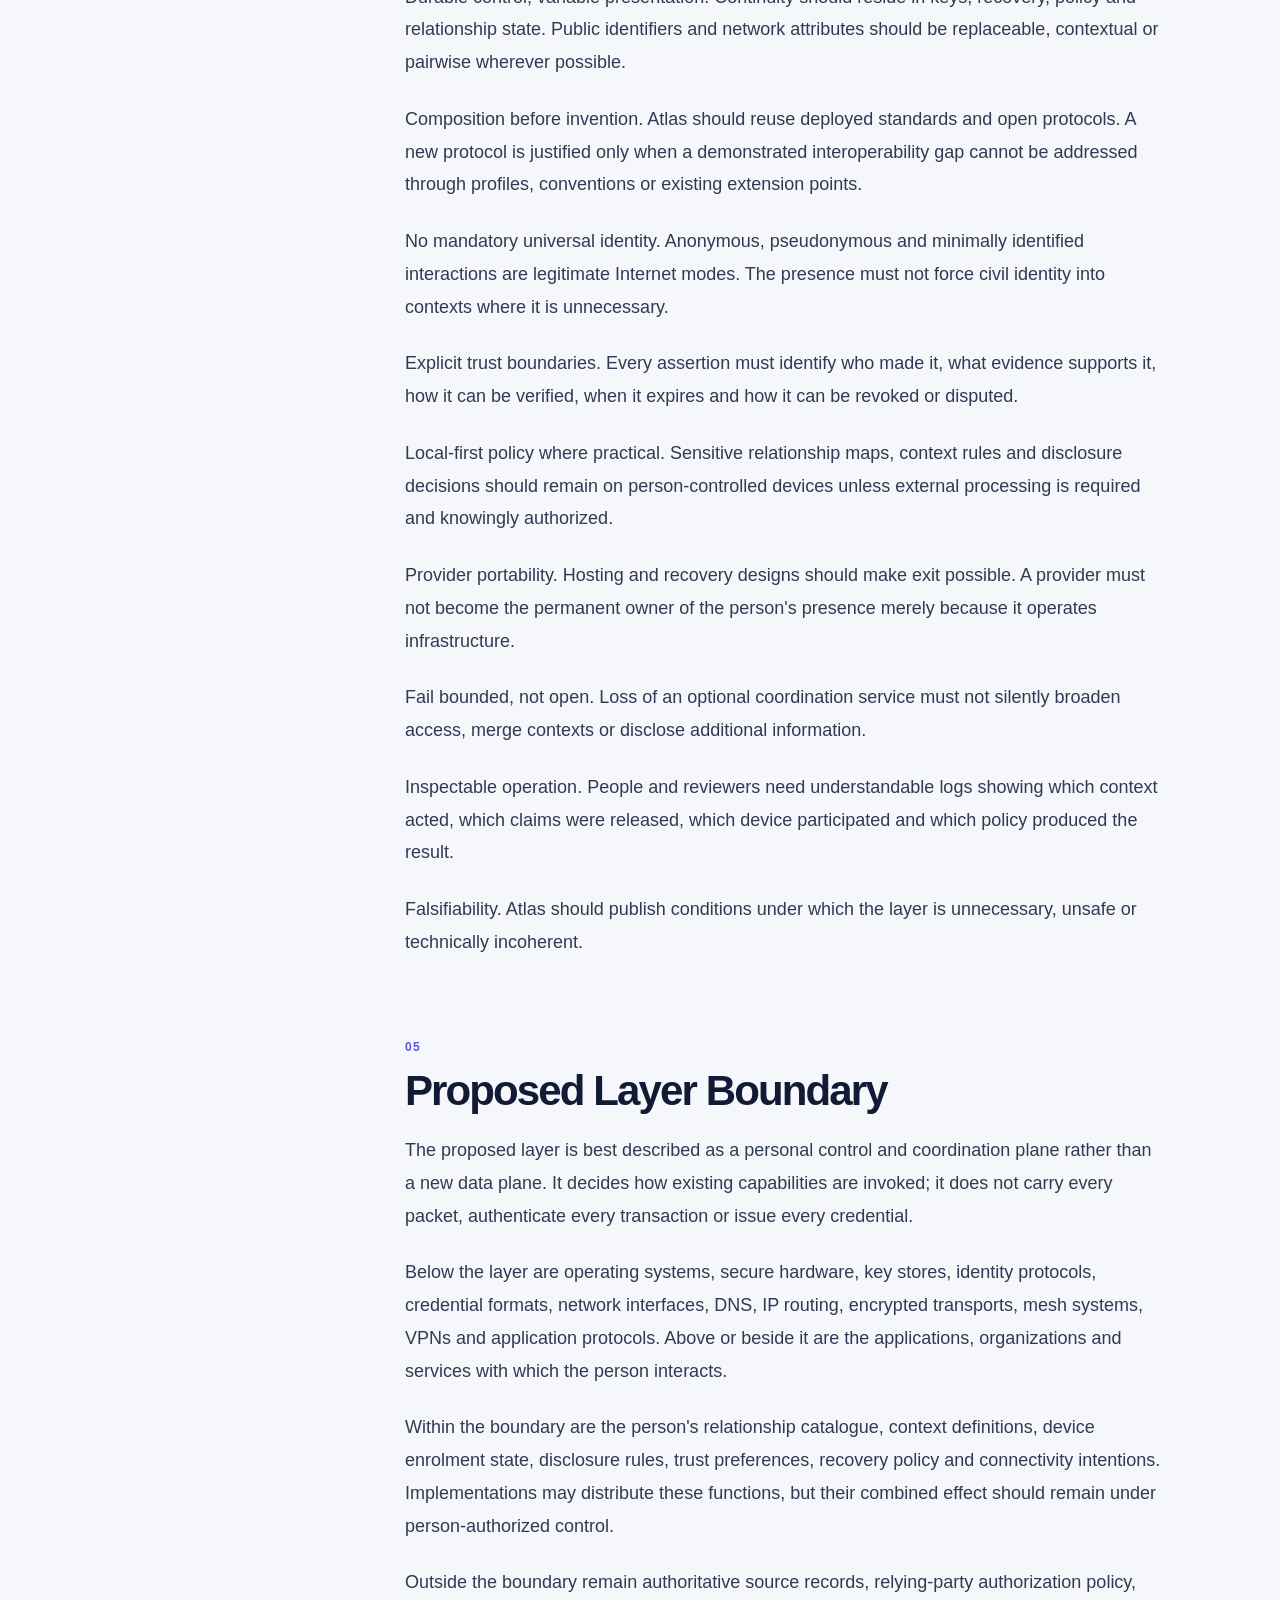
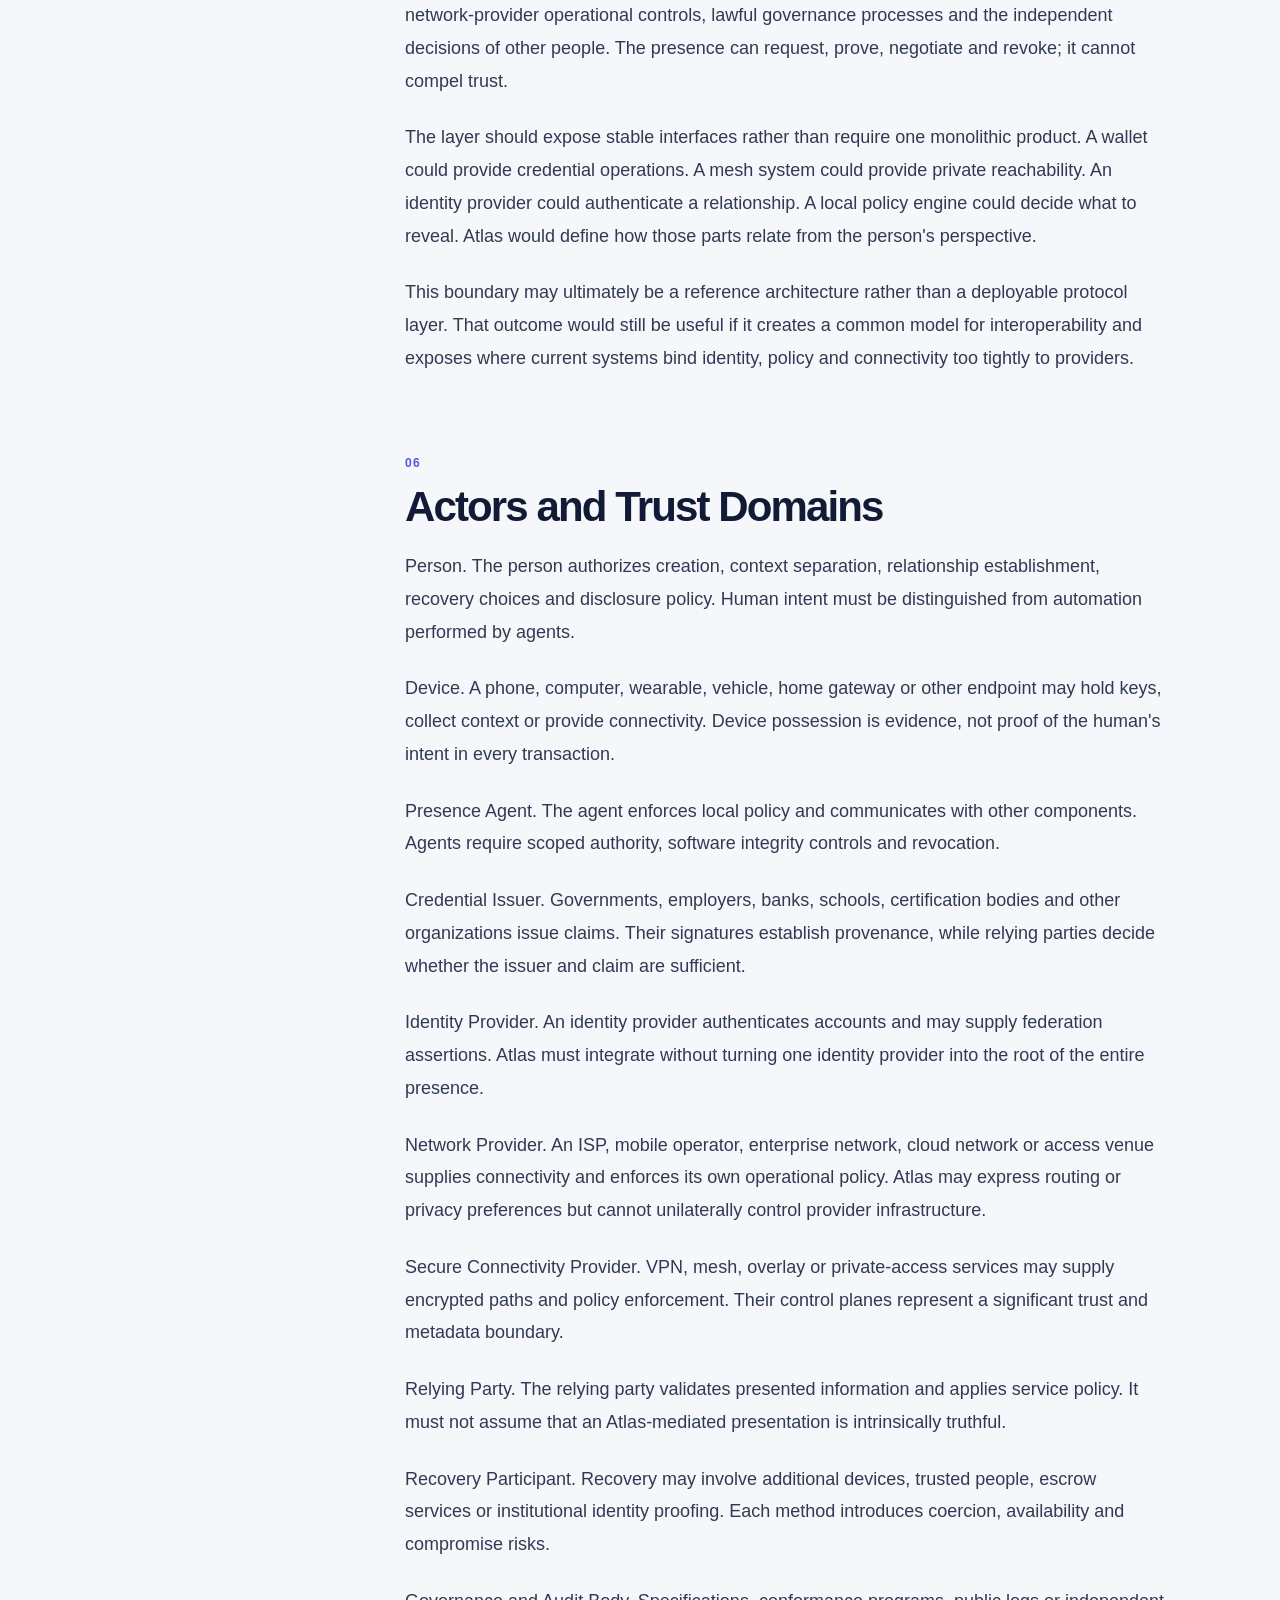
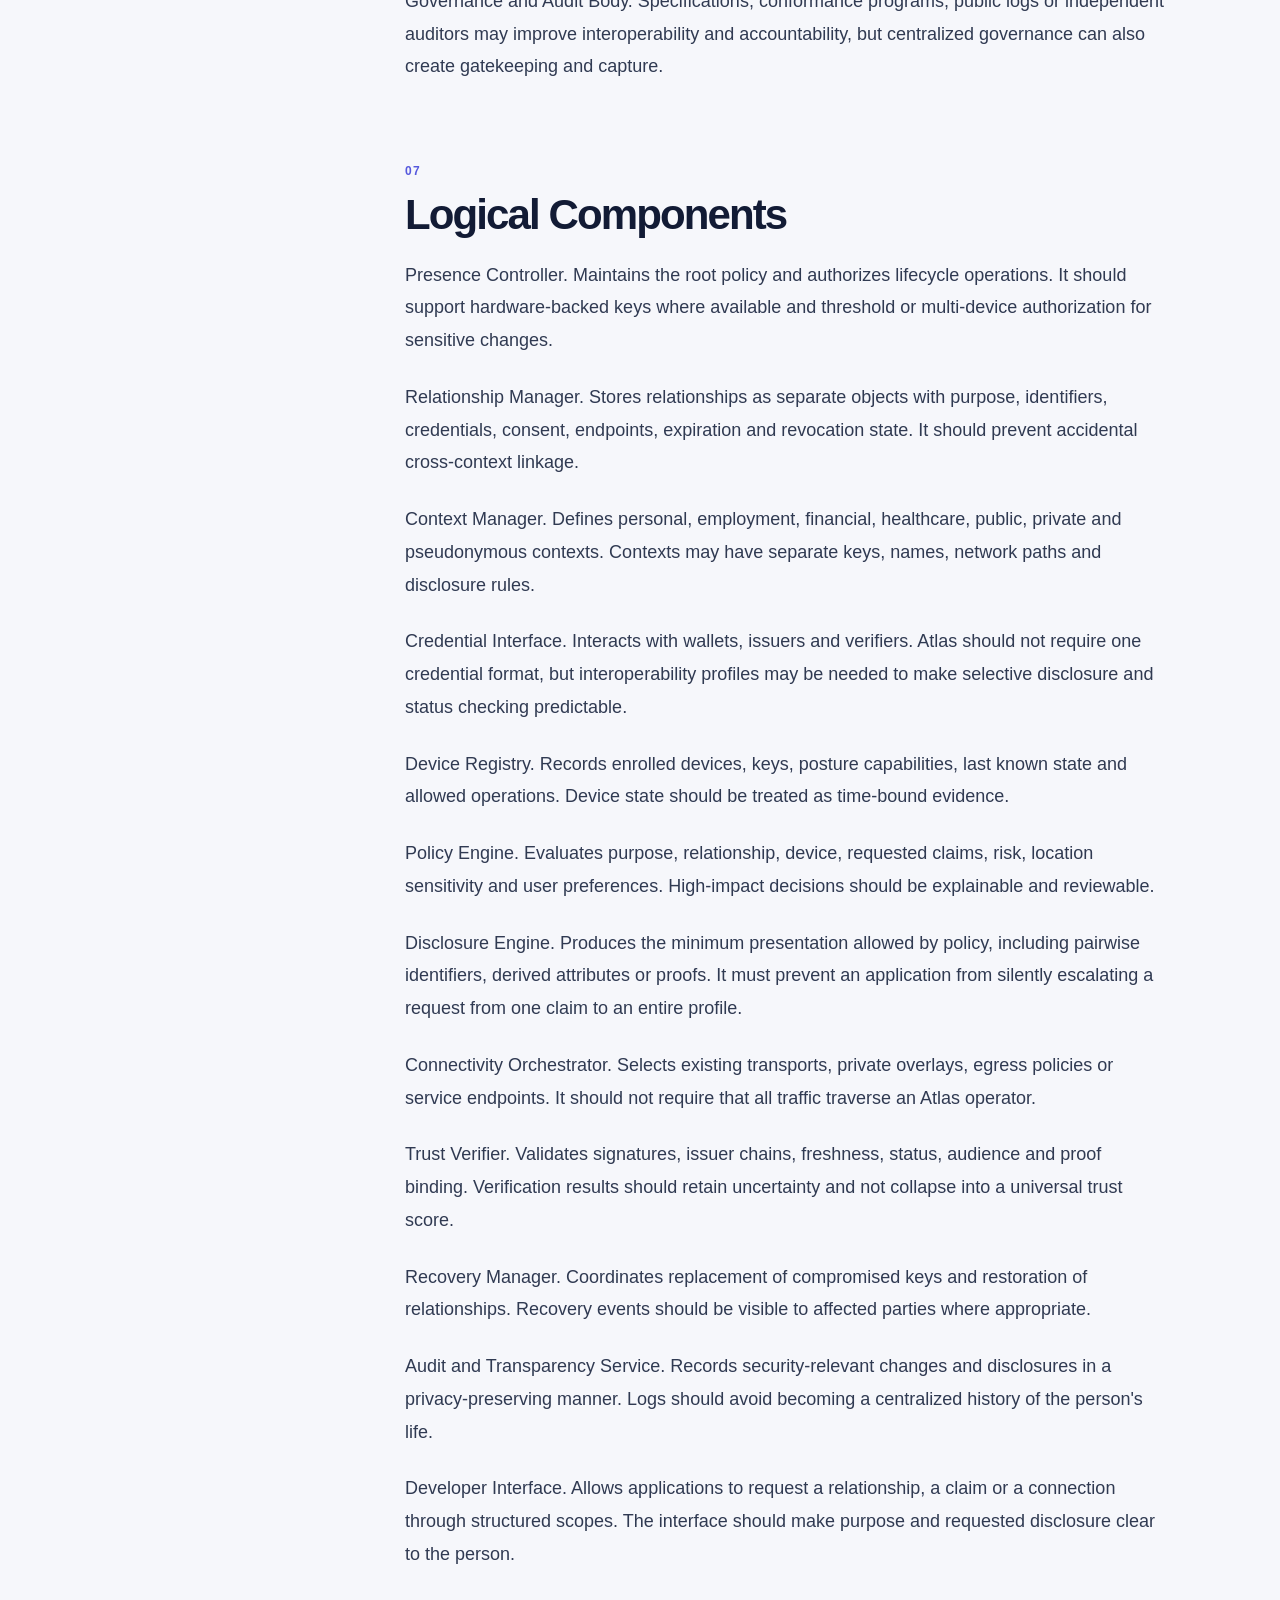
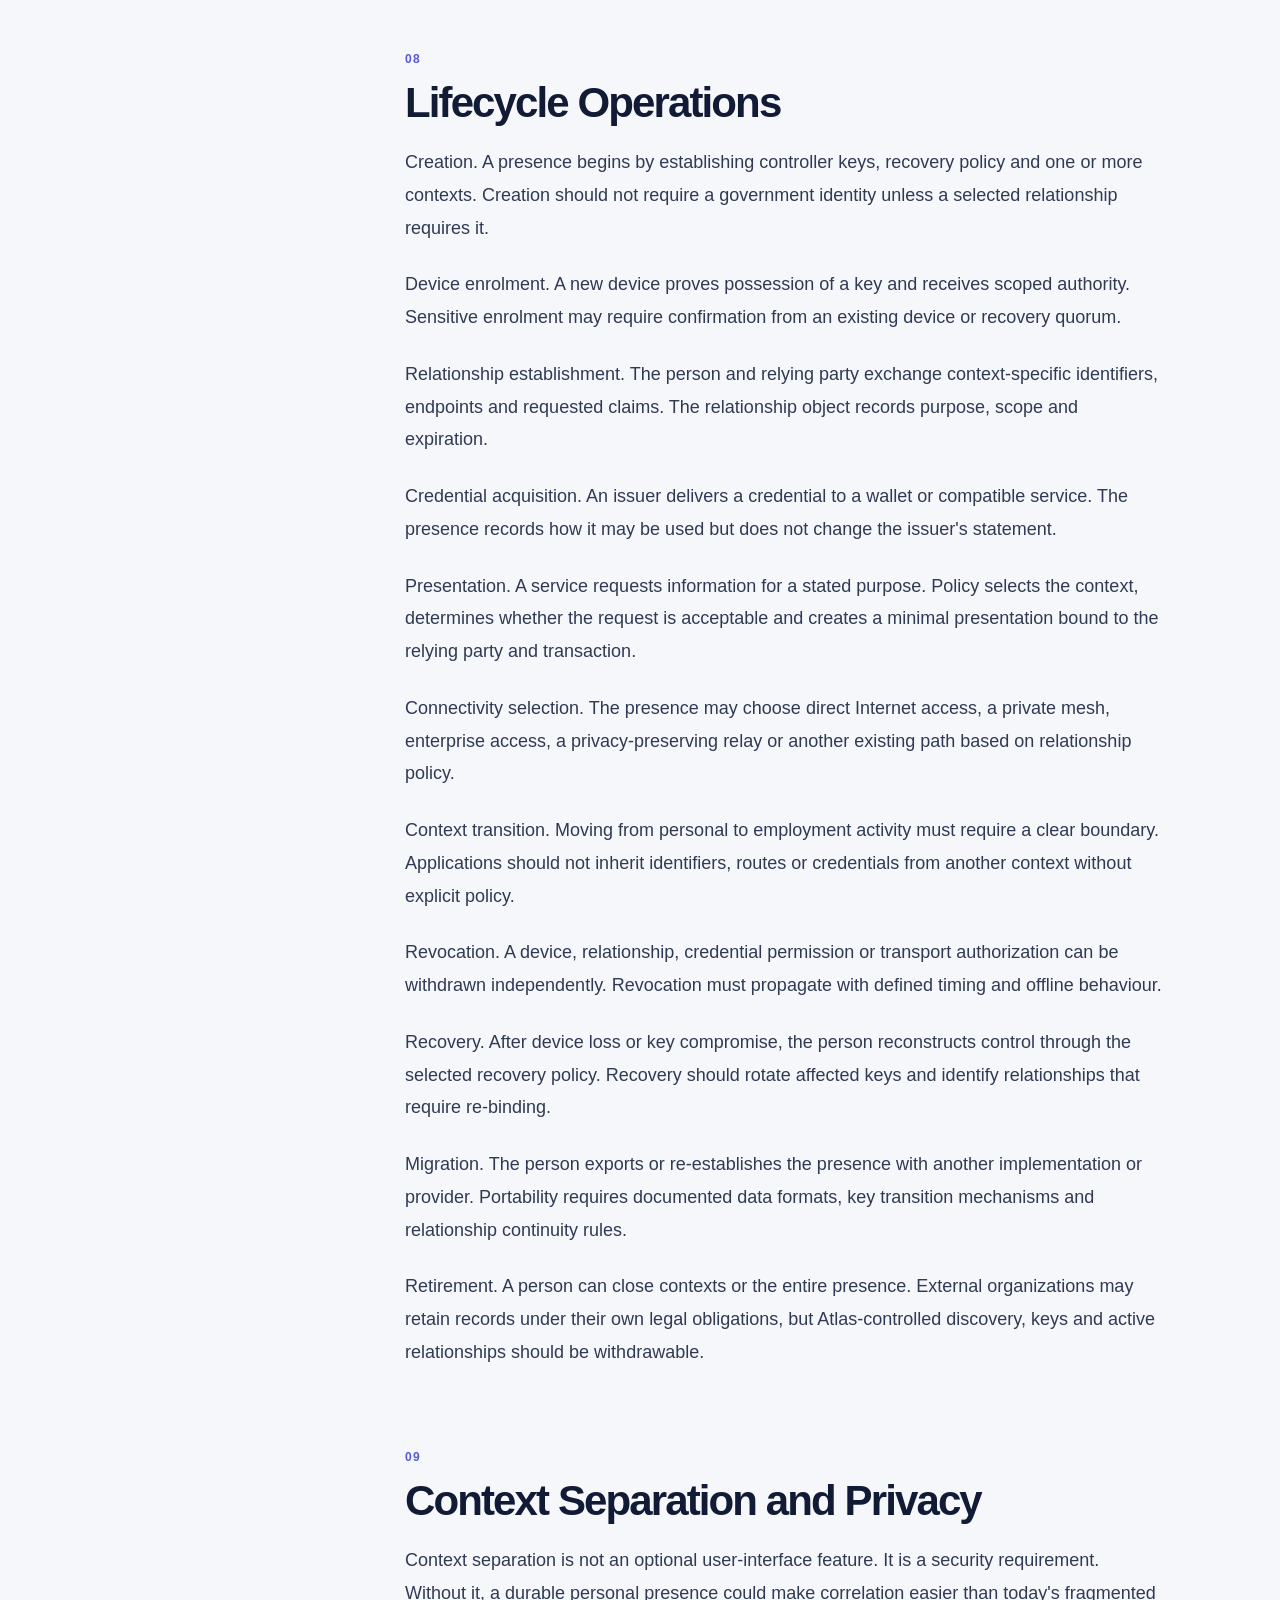
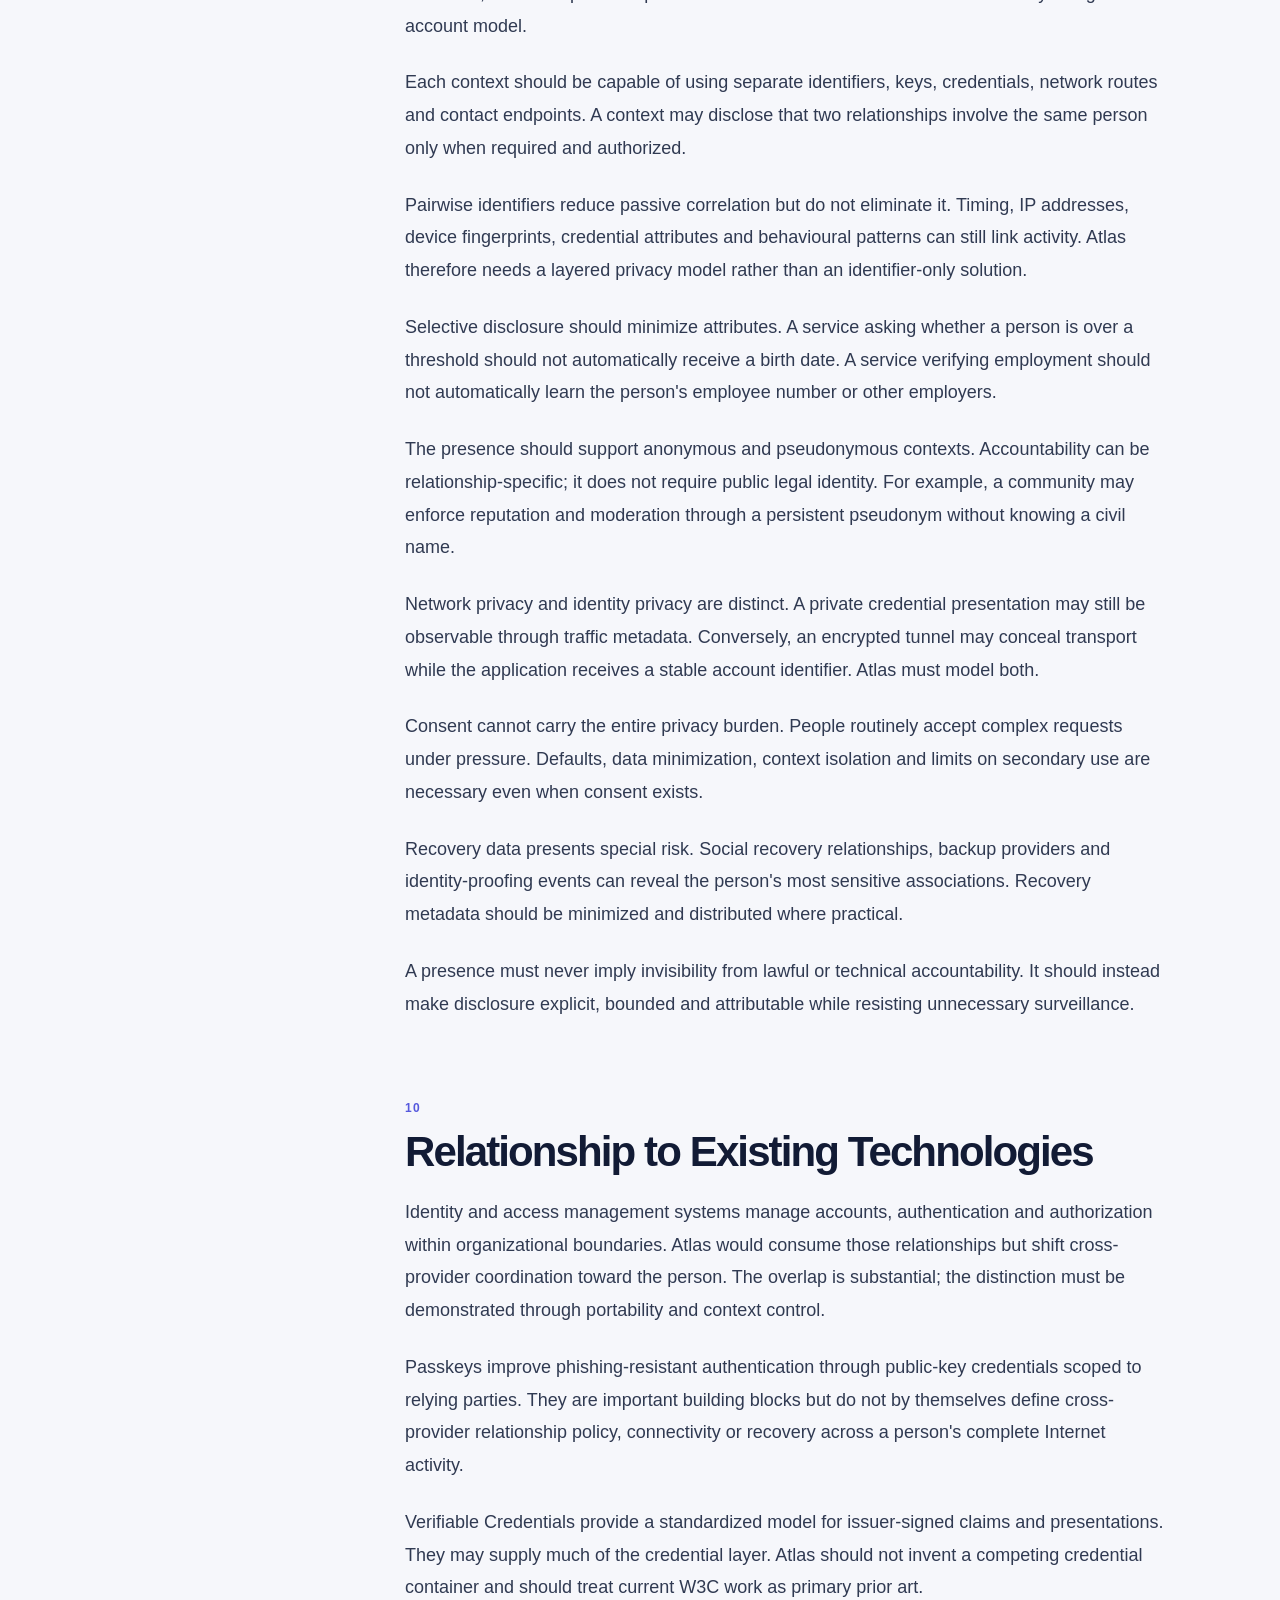
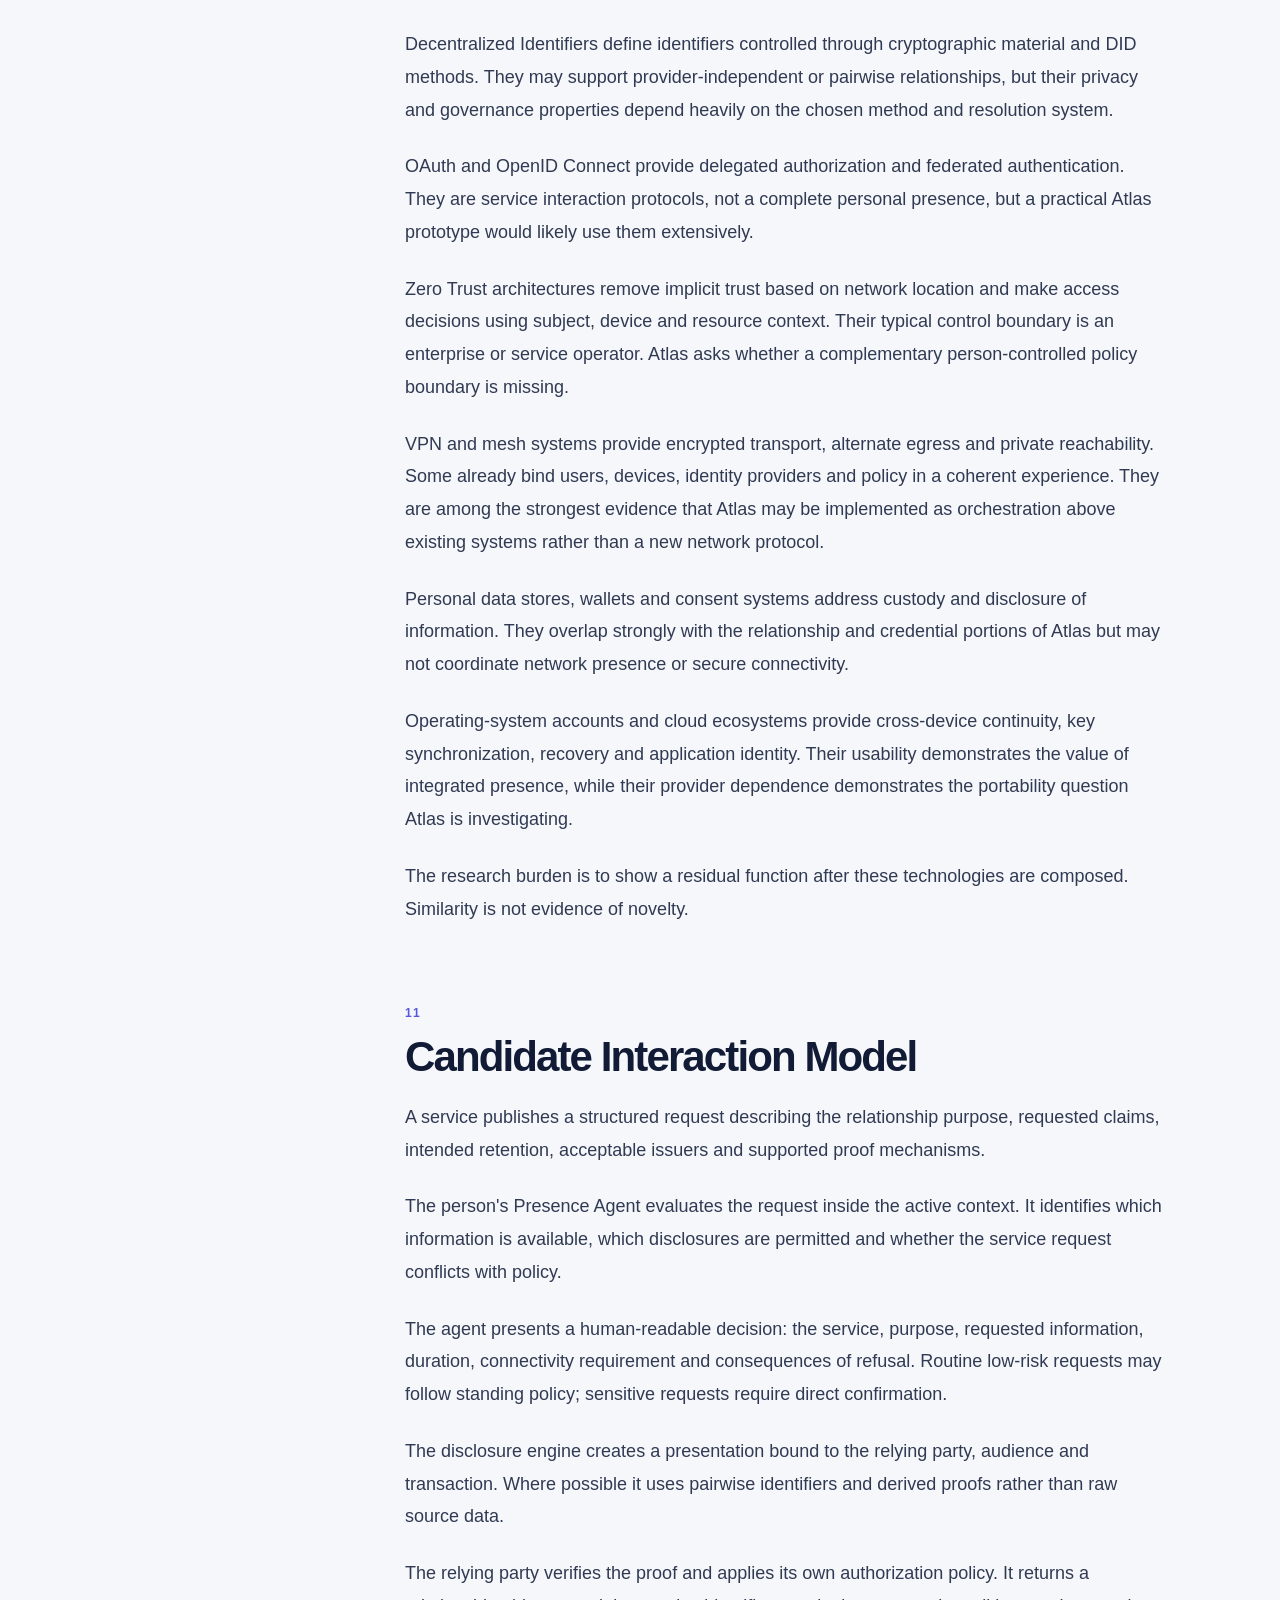
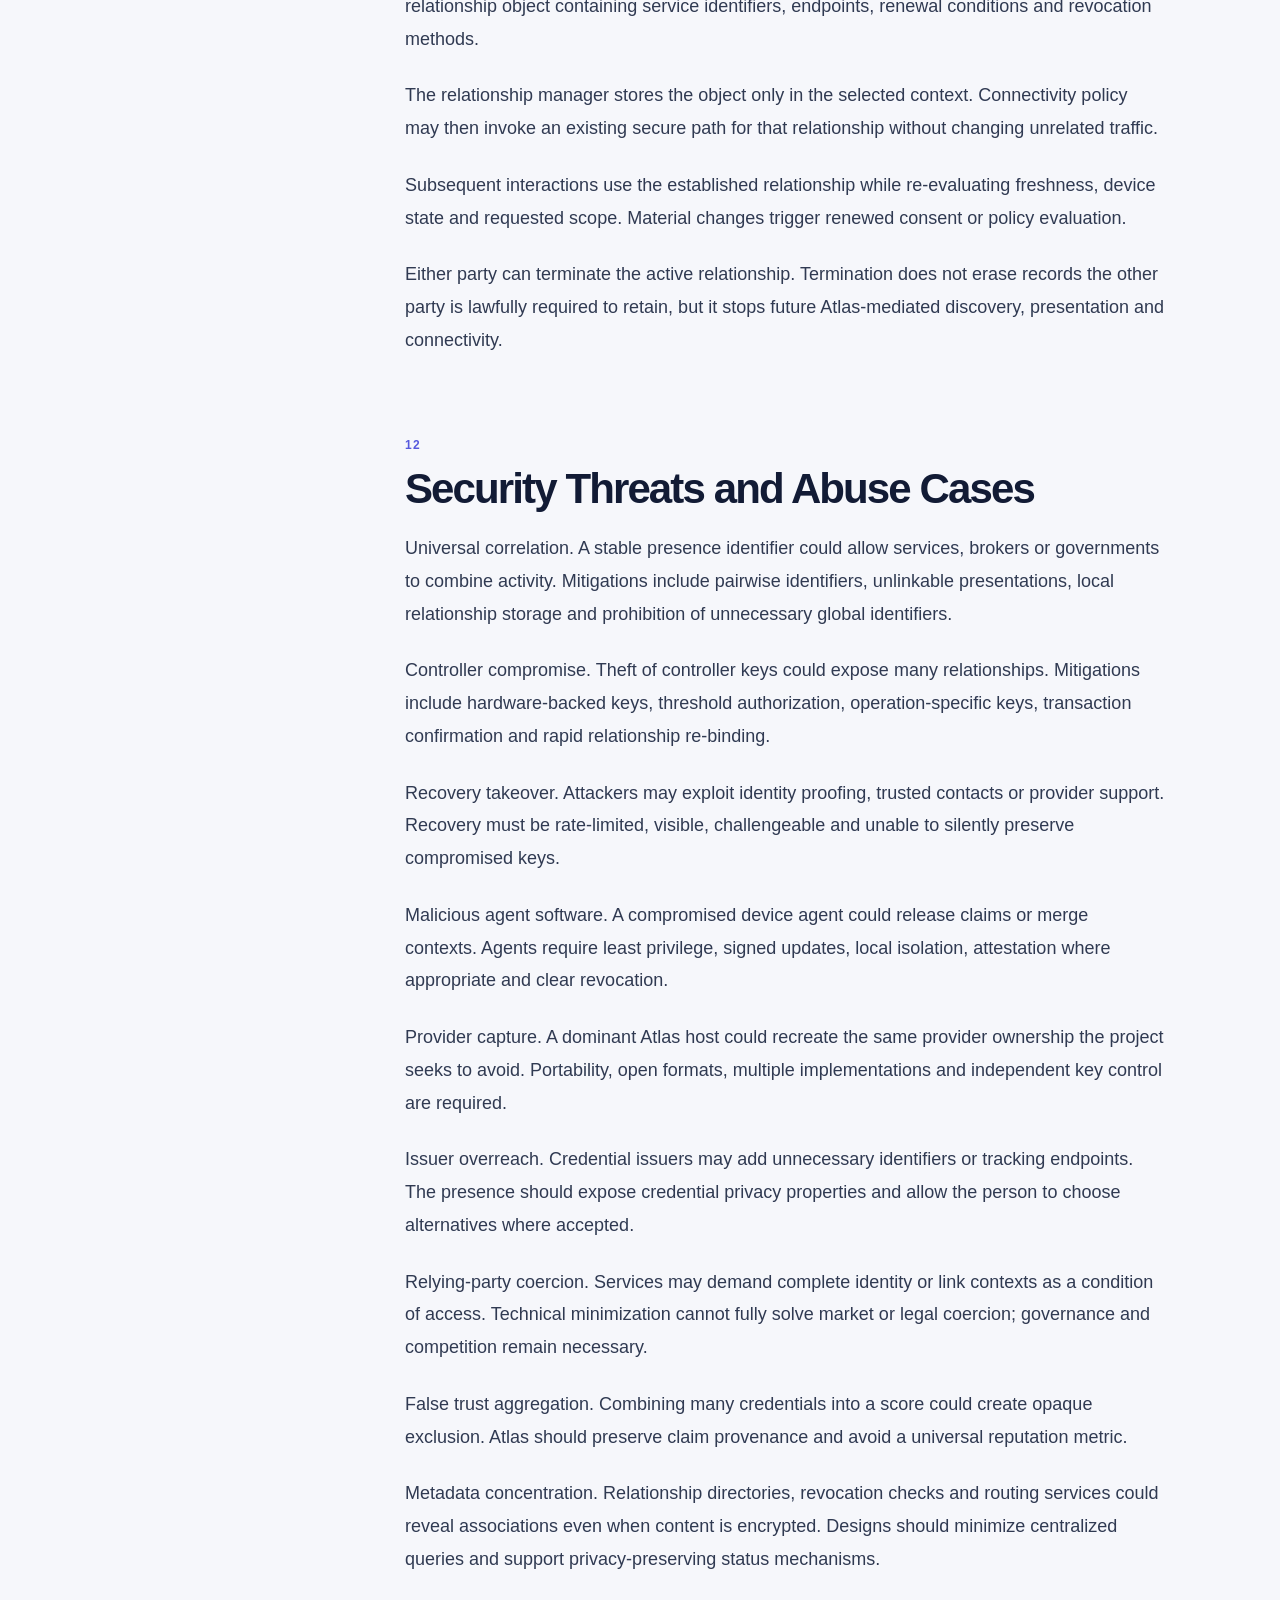
<file: papers/atlas-paper-002.html>
<!doctype html>
<html lang="en">
 <head>
  <meta charset="utf-8"/>
  <meta content="width=device-width,initial-scale=1" name="viewport"/>
  <meta content="Atlas Paper 002 defines the proposed boundary of a Personal Internet Presence Layer." name="description"/>
  <title>
   Atlas Paper 002 — Defining the Personal Internet Presence Layer
  </title>
  <link href="../../style.css" rel="stylesheet"/>
 </head>
 <body>
  <header class="site-header">
   <div class="container nav-wrap">
    <a class="brand" href="../../">
     <span class="brand-mark">
      ◎
     </span>
     <span>
      Atlas Identity
     </span>
    </a>
    <button aria-controls="site-nav" aria-expanded="false" class="menu-toggle">
     Menu
    </button>
    <nav class="site-nav" id="site-nav">
     <a href="../../">
      Home
     </a>
     <a href="../">
      Research
     </a>
     <a href="../../articles/">
      Articles
     </a>
     <a href="#s17">
      Open questions
     </a>
     <a href="../../trust.html">Trust &amp; Data</a><a class="nav-button" href="../../review.html?paper=Atlas%20Paper%20002">
      Send a review
     </a>
    </nav>
   </div>
  </header>
  <main>
   <section class="paper-hero">
    <div class="paper-shell">
     <p class="eyebrow">
      Atlas Papers · Open Research Series
     </p>
     <div class="paper-meta">
      <span>
       Atlas Paper 002
      </span>
      <span>
       Version 0.1
      </span>
      <span>
       Working proposal
      </span>
      <span>
       July 2026
      </span>
     </div>
     <h1 class="paper-title">
      Defining the Personal Internet Presence Layer
     </h1>
     <p class="paper-deck">
      A boundary model for person-controlled Internet presence, relationships, context and trust.
     </p>
     <div class="thesis-card">
      <span class="thesis-label">
       Research boundary
      </span>
      <p>
       The proposed layer coordinates a person’s contexts, relationships, credentials, devices and connectivity policies while leaving authoritative claims, access decisions and network operation with the systems that already own them.
      </p>
     </div>
    </div>
   </section>
   <section class="paper-layout">
    <aside aria-label="Contents" class="paper-toc">
     <strong>
      Contents
     </strong>
     <a href="#s01">
      1. Executive Summary
     </a>
     <a href="#s02">
      2. Problem Statement and Research Boundary
     </a>
     <a href="#s03">
      3. Terminology
     </a>
     <a href="#s04">
      4. Design Principles
     </a>
     <a href="#s05">
      5. Proposed Layer Boundary
     </a>
     <a href="#s06">
      6. Actors and Trust Domains
     </a>
     <a href="#s07">
      7. Logical Components
     </a>
     <a href="#s08">
      8. Lifecycle Operations
     </a>
     <a href="#s09">
      9. Context Separation and Privacy
     </a>
     <a href="#s10">
      10. Relationship to Existing Technologies
     </a>
     <a href="#s11">
      11. Candidate Interaction Model
     </a>
     <a href="#s12">
      12. Security Threats and Abuse Cases
     </a>
     <a href="#s13">
      13. Governance Requirements
     </a>
     <a href="#s14">
      14. Deployment Models
     </a>
     <a href="#s15">
      15. Minimum Viable Research Prototype
     </a>
     <a href="#s16">
      16. Falsifiable Hypotheses and Evaluation Criteria
     </a>
     <a href="#s17">
      17. Open Questions for Industry Review
     </a>
     <a href="#s18">
      18. Conclusion
     </a>
     <a href="#references">
      19. References
     </a>
     <a href="#s21">
      21. Addendum: Initial Test Results
     </a>
     <a href="#s22">
      22. Addendum: Cross-Context Isolation Finding
     </a>
    </aside>
    <article class="paper-body">
     <section id="s01">
      <p class="section-number">
       01
      </p>
      <h2>
       Executive Summary
      </h2>
      <p>
       Atlas Paper 001 proposed a research question: is the Internet missing a broadly adopted, person-controlled layer that can represent an individual across changing networks, devices, providers and organizational relationships? This paper narrows that question. It defines the proposed boundary of a Personal Internet Presence Layer without treating the hypothesis as proven or prescribing a finished implementation.
      </p>
      <p>
       The working model is a personal coordination and policy plane. It would sit above existing identity, credential, device, network and secure-transport capabilities. Its role would be to let a person establish, separate, present and withdraw digital relationships without requiring one employer, platform, government, identity provider or network operator to own the complete representation of that person.
      </p>
      <p>
       This proposal does not create trust by itself. Banks, employers, governments, professional bodies and other issuers would continue to make authoritative claims. Applications and organizations would continue to set access policy. Networks would continue to operate addressing, routing and transport. The proposed layer would coordinate how a person uses those systems, which context is active, which claims are presented and which connectivity or privacy policy applies.
      </p>
      <p>
       The strongest objection is composability: existing identity wallets, passkeys, verifiable credentials, secure tunnels, mesh networks, Zero Trust systems and operating-system account frameworks may already provide enough primitives. If these technologies can be assembled into a portable, interoperable and person-controlled experience without a distinct layer, the Atlas thesis should be narrowed or rejected.
      </p>
      <p>
       The largest design risk is correlation. A durable personal presence could become a universal tracking identifier, a coercive identity requirement or a high-value control point. Atlas therefore distinguishes durable control from permanent presentation. A viable design must support pairwise or context-specific identifiers, selective disclosure, local decision-making, revocation, recovery and the ability to remain unknown where identification is unnecessary.
      </p>
      <p>
       This paper presents terminology, scope, actors, logical components, trust boundaries, lifecycle operations, privacy requirements, abuse cases, deployment models and falsifiable hypotheses. It is a working proposal for technical review, not a production security claim or standards submission.
      </p>
     </section>
     <section id="s02">
      <p class="section-number">
       02
      </p>
      <h2>
       Problem Statement and Research Boundary
      </h2>
      <p>
       Internet systems usually observe a person indirectly. A network sees addresses, sessions and device behaviour. An application sees an account. An employer sees a workforce identity. A bank sees a customer relationship. A government sees a legal or administrative identity. These representations can be accurate within their domains, but none is inherently the person's portable Internet presence.
      </p>
      <p>
       Fragmentation is not automatically a defect. Context-specific identities can protect privacy and limit blast radius. Organizations also need independent authority over their own records and policies. The research problem is therefore not to combine every identity into one record. It is to determine whether the person lacks a coherent control boundary across those separate relationships.
      </p>
      <p>
       Atlas uses the term Personal Internet Presence to describe that possible boundary. The presence would be durable enough to survive device replacement, provider changes and network movement, but it would not need to expose one stable public identifier. It could present different identifiers, credentials, routes and policies to different parties.
      </p>
      <p>
       The proposal covers coordination across identity relationships, credentials, devices, context, trust presentation and connectivity policy. It excludes ownership of external facts, unilateral authority over relying-party decisions, replacement of Internet routing, and any assumption that every interaction requires a verified civil identity.
      </p>
      <p>
       The central research question for Paper 002 is narrower than the vision statement: can a distinct logical layer be defined that adds useful person-controlled coordination while preserving the authority, security boundaries and privacy properties of existing systems?
      </p>
     </section>
     <section id="s03">
      <p class="section-number">
       03
      </p>
      <h2>
       Terminology
      </h2>
      <p>
       Person: the human participant whose relationships, devices, contexts and policies are being coordinated. Atlas uses person rather than user because a person may act across many services and roles, while user commonly describes an account inside one system.
      </p>
      <p>
       Personal Internet Presence: a durable, person-controlled logical presence through which relationships, contexts, credentials, devices and connectivity preferences can be coordinated. Durability refers to continuity of control, not universal visibility.
      </p>
      <p>
       Presence Controller: the logical authority that applies the person's policy and authorizes changes to the presence. It may run locally, be delegated, or be distributed across trusted components.
      </p>
      <p>
       Context: a bounded presentation of the person for a purpose or relationship, such as employment, banking, healthcare, public participation, private communication or pseudonymous activity.
      </p>
      <p>
       Relationship: an association between a context and another party. A relationship may include identifiers, credentials, consent, policy, keys, endpoints and history, but it does not imply that either party owns the other.
      </p>
      <p>
       Claim: a statement about a subject. A claim can be self-asserted or issued by an external authority. Atlas must preserve that distinction.
      </p>
      <p>
       Credential: a cryptographically or procedurally verifiable container for one or more claims. The presence may store a credential, reference it, or invoke an external wallet; it does not become the issuer.
      </p>
      <p>
       Relying Party: a service or organization that receives an identifier, claim, credential, proof or connection request and makes its own trust or access decision.
      </p>
      <p>
       Presence Agent: software acting on behalf of the presence on a device, gateway or service. An agent is not automatically trusted merely because it is enrolled.
      </p>
      <p>
       Recovery Authority: a person, device, institution or mechanism allowed to participate in restoring control after loss or compromise. Recovery is a governed process, not a bypass around security.
      </p>
      <p>
       Provider Independence: the ability to preserve the person's control and relationships when a specific hosting, network, identity or application provider changes. It does not mean operating without all providers.
      </p>
      <p>
       Selective Disclosure: presentation of the minimum claims or derived proofs needed for an interaction, rather than disclosure of an entire identity record.
      </p>
     </section>
     <section id="s04">
      <p class="section-number">
       04
      </p>
      <h2>
       Design Principles
      </h2>
      <p>
       Person-controlled, not person-authored. The person should govern participation, context and disclosure, but cannot rewrite claims issued by independent authorities.
      </p>
      <p>
       Durable control, variable presentation. Continuity should reside in keys, recovery, policy and relationship state. Public identifiers and network attributes should be replaceable, contextual or pairwise wherever possible.
      </p>
      <p>
       Composition before invention. Atlas should reuse deployed standards and open protocols. A new protocol is justified only when a demonstrated interoperability gap cannot be addressed through profiles, conventions or existing extension points.
      </p>
      <p>
       No mandatory universal identity. Anonymous, pseudonymous and minimally identified interactions are legitimate Internet modes. The presence must not force civil identity into contexts where it is unnecessary.
      </p>
      <p>
       Explicit trust boundaries. Every assertion must identify who made it, what evidence supports it, how it can be verified, when it expires and how it can be revoked or disputed.
      </p>
      <p>
       Local-first policy where practical. Sensitive relationship maps, context rules and disclosure decisions should remain on person-controlled devices unless external processing is required and knowingly authorized.
      </p>
      <p>
       Provider portability. Hosting and recovery designs should make exit possible. A provider must not become the permanent owner of the person's presence merely because it operates infrastructure.
      </p>
      <p>
       Fail bounded, not open. Loss of an optional coordination service must not silently broaden access, merge contexts or disclose additional information.
      </p>
      <p>
       Inspectable operation. People and reviewers need understandable logs showing which context acted, which claims were released, which device participated and which policy produced the result.
      </p>
      <p>
       Falsifiability. Atlas should publish conditions under which the layer is unnecessary, unsafe or technically incoherent.
      </p>
     </section>
     <section id="s05">
      <p class="section-number">
       05
      </p>
      <h2>
       Proposed Layer Boundary
      </h2>
      <p>
       The proposed layer is best described as a personal control and coordination plane rather than a new data plane. It decides how existing capabilities are invoked; it does not carry every packet, authenticate every transaction or issue every credential.
      </p>
      <p>
       Below the layer are operating systems, secure hardware, key stores, identity protocols, credential formats, network interfaces, DNS, IP routing, encrypted transports, mesh systems, VPNs and application protocols. Above or beside it are the applications, organizations and services with which the person interacts.
      </p>
      <p>
       Within the boundary are the person's relationship catalogue, context definitions, device enrolment state, disclosure rules, trust preferences, recovery policy and connectivity intentions. Implementations may distribute these functions, but their combined effect should remain under person-authorized control.
      </p>
      <p>
       Outside the boundary remain authoritative source records, relying-party authorization policy, network-provider operational controls, lawful governance processes and the independent decisions of other people. The presence can request, prove, negotiate and revoke; it cannot compel trust.
      </p>
      <p>
       The layer should expose stable interfaces rather than require one monolithic product. A wallet could provide credential operations. A mesh system could provide private reachability. An identity provider could authenticate a relationship. A local policy engine could decide what to reveal. Atlas would define how those parts relate from the person's perspective.
      </p>
      <p>
       This boundary may ultimately be a reference architecture rather than a deployable protocol layer. That outcome would still be useful if it creates a common model for interoperability and exposes where current systems bind identity, policy and connectivity too tightly to providers.
      </p>
     </section>
     <section id="s06">
      <p class="section-number">
       06
      </p>
      <h2>
       Actors and Trust Domains
      </h2>
      <p>
       Person. The person authorizes creation, context separation, relationship establishment, recovery choices and disclosure policy. Human intent must be distinguished from automation performed by agents.
      </p>
      <p>
       Device. A phone, computer, wearable, vehicle, home gateway or other endpoint may hold keys, collect context or provide connectivity. Device possession is evidence, not proof of the human's intent in every transaction.
      </p>
      <p>
       Presence Agent. The agent enforces local policy and communicates with other components. Agents require scoped authority, software integrity controls and revocation.
      </p>
      <p>
       Credential Issuer. Governments, employers, banks, schools, certification bodies and other organizations issue claims. Their signatures establish provenance, while relying parties decide whether the issuer and claim are sufficient.
      </p>
      <p>
       Identity Provider. An identity provider authenticates accounts and may supply federation assertions. Atlas must integrate without turning one identity provider into the root of the entire presence.
      </p>
      <p>
       Network Provider. An ISP, mobile operator, enterprise network, cloud network or access venue supplies connectivity and enforces its own operational policy. Atlas may express routing or privacy preferences but cannot unilaterally control provider infrastructure.
      </p>
      <p>
       Secure Connectivity Provider. VPN, mesh, overlay or private-access services may supply encrypted paths and policy enforcement. Their control planes represent a significant trust and metadata boundary.
      </p>
      <p>
       Relying Party. The relying party validates presented information and applies service policy. It must not assume that an Atlas-mediated presentation is intrinsically truthful.
      </p>
      <p>
       Recovery Participant. Recovery may involve additional devices, trusted people, escrow services or institutional identity proofing. Each method introduces coercion, availability and compromise risks.
      </p>
      <p>
       Governance and Audit Body. Specifications, conformance programs, public logs or independent auditors may improve interoperability and accountability, but centralized governance can also create gatekeeping and capture.
      </p>
     </section>
     <section id="s07">
      <p class="section-number">
       07
      </p>
      <h2>
       Logical Components
      </h2>
      <p>
       Presence Controller. Maintains the root policy and authorizes lifecycle operations. It should support hardware-backed keys where available and threshold or multi-device authorization for sensitive changes.
      </p>
      <p>
       Relationship Manager. Stores relationships as separate objects with purpose, identifiers, credentials, consent, endpoints, expiration and revocation state. It should prevent accidental cross-context linkage.
      </p>
      <p>
       Context Manager. Defines personal, employment, financial, healthcare, public, private and pseudonymous contexts. Contexts may have separate keys, names, network paths and disclosure rules.
      </p>
      <p>
       Credential Interface. Interacts with wallets, issuers and verifiers. Atlas should not require one credential format, but interoperability profiles may be needed to make selective disclosure and status checking predictable.
      </p>
      <p>
       Device Registry. Records enrolled devices, keys, posture capabilities, last known state and allowed operations. Device state should be treated as time-bound evidence.
      </p>
      <p>
       Policy Engine. Evaluates purpose, relationship, device, requested claims, risk, location sensitivity and user preferences. High-impact decisions should be explainable and reviewable.
      </p>
      <p>
       Disclosure Engine. Produces the minimum presentation allowed by policy, including pairwise identifiers, derived attributes or proofs. It must prevent an application from silently escalating a request from one claim to an entire profile.
      </p>
      <p>
       Connectivity Orchestrator. Selects existing transports, private overlays, egress policies or service endpoints. It should not require that all traffic traverse an Atlas operator.
      </p>
      <p>
       Trust Verifier. Validates signatures, issuer chains, freshness, status, audience and proof binding. Verification results should retain uncertainty and not collapse into a universal trust score.
      </p>
      <p>
       Recovery Manager. Coordinates replacement of compromised keys and restoration of relationships. Recovery events should be visible to affected parties where appropriate.
      </p>
      <p>
       Audit and Transparency Service. Records security-relevant changes and disclosures in a privacy-preserving manner. Logs should avoid becoming a centralized history of the person's life.
      </p>
      <p>
       Developer Interface. Allows applications to request a relationship, a claim or a connection through structured scopes. The interface should make purpose and requested disclosure clear to the person.
      </p>
     </section>
     <section id="s08">
      <p class="section-number">
       08
      </p>
      <h2>
       Lifecycle Operations
      </h2>
      <p>
       Creation. A presence begins by establishing controller keys, recovery policy and one or more contexts. Creation should not require a government identity unless a selected relationship requires it.
      </p>
      <p>
       Device enrolment. A new device proves possession of a key and receives scoped authority. Sensitive enrolment may require confirmation from an existing device or recovery quorum.
      </p>
      <p>
       Relationship establishment. The person and relying party exchange context-specific identifiers, endpoints and requested claims. The relationship object records purpose, scope and expiration.
      </p>
      <p>
       Credential acquisition. An issuer delivers a credential to a wallet or compatible service. The presence records how it may be used but does not change the issuer's statement.
      </p>
      <p>
       Presentation. A service requests information for a stated purpose. Policy selects the context, determines whether the request is acceptable and creates a minimal presentation bound to the relying party and transaction.
      </p>
      <p>
       Connectivity selection. The presence may choose direct Internet access, a private mesh, enterprise access, a privacy-preserving relay or another existing path based on relationship policy.
      </p>
      <p>
       Context transition. Moving from personal to employment activity must require a clear boundary. Applications should not inherit identifiers, routes or credentials from another context without explicit policy.
      </p>
      <p>
       Revocation. A device, relationship, credential permission or transport authorization can be withdrawn independently. Revocation must propagate with defined timing and offline behaviour.
      </p>
      <p>
       Recovery. After device loss or key compromise, the person reconstructs control through the selected recovery policy. Recovery should rotate affected keys and identify relationships that require re-binding.
      </p>
      <p>
       Migration. The person exports or re-establishes the presence with another implementation or provider. Portability requires documented data formats, key transition mechanisms and relationship continuity rules.
      </p>
      <p>
       Retirement. A person can close contexts or the entire presence. External organizations may retain records under their own legal obligations, but Atlas-controlled discovery, keys and active relationships should be withdrawable.
      </p>
     </section>
     <section id="s09">
      <p class="section-number">
       09
      </p>
      <h2>
       Context Separation and Privacy
      </h2>
      <p>
       Context separation is not an optional user-interface feature. It is a security requirement. Without it, a durable personal presence could make correlation easier than today's fragmented account model.
      </p>
      <p>
       Each context should be capable of using separate identifiers, keys, credentials, network routes and contact endpoints. A context may disclose that two relationships involve the same person only when required and authorized.
      </p>
      <p>
       Pairwise identifiers reduce passive correlation but do not eliminate it. Timing, IP addresses, device fingerprints, credential attributes and behavioural patterns can still link activity. Atlas therefore needs a layered privacy model rather than an identifier-only solution.
      </p>
      <p>
       Selective disclosure should minimize attributes. A service asking whether a person is over a threshold should not automatically receive a birth date. A service verifying employment should not automatically learn the person's employee number or other employers.
      </p>
      <p>
       The presence should support anonymous and pseudonymous contexts. Accountability can be relationship-specific; it does not require public legal identity. For example, a community may enforce reputation and moderation through a persistent pseudonym without knowing a civil name.
      </p>
      <p>
       Network privacy and identity privacy are distinct. A private credential presentation may still be observable through traffic metadata. Conversely, an encrypted tunnel may conceal transport while the application receives a stable account identifier. Atlas must model both.
      </p>
      <p>
       Consent cannot carry the entire privacy burden. People routinely accept complex requests under pressure. Defaults, data minimization, context isolation and limits on secondary use are necessary even when consent exists.
      </p>
      <p>
       Recovery data presents special risk. Social recovery relationships, backup providers and identity-proofing events can reveal the person's most sensitive associations. Recovery metadata should be minimized and distributed where practical.
      </p>
      <p>
       A presence must never imply invisibility from lawful or technical accountability. It should instead make disclosure explicit, bounded and attributable while resisting unnecessary surveillance.
      </p>
     </section>
     <section id="s10">
      <p class="section-number">
       10
      </p>
      <h2>
       Relationship to Existing Technologies
      </h2>
      <p>
       Identity and access management systems manage accounts, authentication and authorization within organizational boundaries. Atlas would consume those relationships but shift cross-provider coordination toward the person. The overlap is substantial; the distinction must be demonstrated through portability and context control.
      </p>
      <p>
       Passkeys improve phishing-resistant authentication through public-key credentials scoped to relying parties. They are important building blocks but do not by themselves define cross-provider relationship policy, connectivity or recovery across a person's complete Internet activity.
      </p>
      <p>
       Verifiable Credentials provide a standardized model for issuer-signed claims and presentations. They may supply much of the credential layer. Atlas should not invent a competing credential container and should treat current W3C work as primary prior art.
      </p>
      <p>
       Decentralized Identifiers define identifiers controlled through cryptographic material and DID methods. They may support provider-independent or pairwise relationships, but their privacy and governance properties depend heavily on the chosen method and resolution system.
      </p>
      <p>
       OAuth and OpenID Connect provide delegated authorization and federated authentication. They are service interaction protocols, not a complete personal presence, but a practical Atlas prototype would likely use them extensively.
      </p>
      <p>
       Zero Trust architectures remove implicit trust based on network location and make access decisions using subject, device and resource context. Their typical control boundary is an enterprise or service operator. Atlas asks whether a complementary person-controlled policy boundary is missing.
      </p>
      <p>
       VPN and mesh systems provide encrypted transport, alternate egress and private reachability. Some already bind users, devices, identity providers and policy in a coherent experience. They are among the strongest evidence that Atlas may be implemented as orchestration above existing systems rather than a new network protocol.
      </p>
      <p>
       Personal data stores, wallets and consent systems address custody and disclosure of information. They overlap strongly with the relationship and credential portions of Atlas but may not coordinate network presence or secure connectivity.
      </p>
      <p>
       Operating-system accounts and cloud ecosystems provide cross-device continuity, key synchronization, recovery and application identity. Their usability demonstrates the value of integrated presence, while their provider dependence demonstrates the portability question Atlas is investigating.
      </p>
      <p>
       The research burden is to show a residual function after these technologies are composed. Similarity is not evidence of novelty.
      </p>
     </section>
     <section id="s11">
      <p class="section-number">
       11
      </p>
      <h2>
       Candidate Interaction Model
      </h2>
      <p>
       A service publishes a structured request describing the relationship purpose, requested claims, intended retention, acceptable issuers and supported proof mechanisms.
      </p>
      <p>
       The person's Presence Agent evaluates the request inside the active context. It identifies which information is available, which disclosures are permitted and whether the service request conflicts with policy.
      </p>
      <p>
       The agent presents a human-readable decision: the service, purpose, requested information, duration, connectivity requirement and consequences of refusal. Routine low-risk requests may follow standing policy; sensitive requests require direct confirmation.
      </p>
      <p>
       The disclosure engine creates a presentation bound to the relying party, audience and transaction. Where possible it uses pairwise identifiers and derived proofs rather than raw source data.
      </p>
      <p>
       The relying party verifies the proof and applies its own authorization policy. It returns a relationship object containing service identifiers, endpoints, renewal conditions and revocation methods.
      </p>
      <p>
       The relationship manager stores the object only in the selected context. Connectivity policy may then invoke an existing secure path for that relationship without changing unrelated traffic.
      </p>
      <p>
       Subsequent interactions use the established relationship while re-evaluating freshness, device state and requested scope. Material changes trigger renewed consent or policy evaluation.
      </p>
      <p>
       Either party can terminate the active relationship. Termination does not erase records the other party is lawfully required to retain, but it stops future Atlas-mediated discovery, presentation and connectivity.
      </p>
     </section>
     <section id="s12">
      <p class="section-number">
       12
      </p>
      <h2>
       Security Threats and Abuse Cases
      </h2>
      <p>
       Universal correlation. A stable presence identifier could allow services, brokers or governments to combine activity. Mitigations include pairwise identifiers, unlinkable presentations, local relationship storage and prohibition of unnecessary global identifiers.
      </p>
      <p>
       Controller compromise. Theft of controller keys could expose many relationships. Mitigations include hardware-backed keys, threshold authorization, operation-specific keys, transaction confirmation and rapid relationship re-binding.
      </p>
      <p>
       Recovery takeover. Attackers may exploit identity proofing, trusted contacts or provider support. Recovery must be rate-limited, visible, challengeable and unable to silently preserve compromised keys.
      </p>
      <p>
       Malicious agent software. A compromised device agent could release claims or merge contexts. Agents require least privilege, signed updates, local isolation, attestation where appropriate and clear revocation.
      </p>
      <p>
       Provider capture. A dominant Atlas host could recreate the same provider ownership the project seeks to avoid. Portability, open formats, multiple implementations and independent key control are required.
      </p>
      <p>
       Issuer overreach. Credential issuers may add unnecessary identifiers or tracking endpoints. The presence should expose credential privacy properties and allow the person to choose alternatives where accepted.
      </p>
      <p>
       Relying-party coercion. Services may demand complete identity or link contexts as a condition of access. Technical minimization cannot fully solve market or legal coercion; governance and competition remain necessary.
      </p>
      <p>
       False trust aggregation. Combining many credentials into a score could create opaque exclusion. Atlas should preserve claim provenance and avoid a universal reputation metric.
      </p>
      <p>
       Metadata concentration. Relationship directories, revocation checks and routing services could reveal associations even when content is encrypted. Designs should minimize centralized queries and support privacy-preserving status mechanisms.
      </p>
      <p>
       Lawful-process ambiguity. Provider-independent systems may complicate jurisdiction and evidence handling. Atlas must not promise immunity; it should document which operators hold which data and keys.
      </p>
      <p>
       Denial of presence. Attackers or providers could block resolution, recovery or policy services. Offline credentials, redundant providers and local operation can reduce dependence, but some relationships will still require online validation.
      </p>
      <p>
       Automation without intent. AI agents may act through a person's presence at machine speed. Delegation requires scopes, budgets, context limits, audit and revocation distinct from the human controller.
      </p>
     </section>
     <section id="s13">
      <p class="section-number">
       13
      </p>
      <h2>
       Governance Requirements
      </h2>
      <p>
       Governance must separate protocol conformance from authority over people. A standards body may define formats and interoperability but should not decide who a person is.
      </p>
      <p>
       Implementations should publish threat models, data inventories, key custody models, recovery procedures, interoperability profiles and security contact information.
      </p>
      <p>
       Conformance testing should verify context isolation, export, revocation, proof binding and failure behaviour. A product should not claim Atlas compatibility merely because it displays a persistent profile.
      </p>
      <p>
       Open specifications are necessary but insufficient. Network effects, proprietary recovery systems and issuer acceptance can still produce lock-in. Governance should measure practical portability, not only format availability.
      </p>
      <p>
       Versioning must permit correction. Atlas Papers should retain public change history, review comments and rejected proposals with rationale.
      </p>
      <p>
       Privacy review should include people affected by coercive identity systems, not only enterprise and vendor stakeholders. Requirements that appear convenient in corporate access systems may be dangerous when generalized to public life.
      </p>
      <p>
       The project should avoid premature certification or branding programs. Technical boundaries and reference tests must mature before compatibility marks have meaning.
      </p>
      <p>
       Patents and licensing can obstruct implementation. The research phase should prefer royalty-free standards and clearly document intellectual-property concerns before architectural dependence develops.
      </p>
     </section>
     <section id="s14">
      <p class="section-number">
       14
      </p>
      <h2>
       Deployment Models
      </h2>
      <p>
       Local-first model. The primary controller, relationship catalogue and policy engine run on person-controlled devices. External services provide optional backup, credential status and connectivity. This model minimizes centralized metadata but complicates availability and recovery.
      </p>
      <p>
       Hosted model. A provider operates most control functions for usability and continuous availability. Strong portability and person-held authorization keys are required to prevent provider ownership.
      </p>
      <p>
       Federated model. Multiple providers host compatible presence services with migration and cross-provider relationships. Federation improves choice but introduces discovery, trust-framework and downgrade risks.
      </p>
      <p>
       Enterprise-linked model. An organization supplies a work context connected to the person's broader presence. Employment credentials and policies remain employer-controlled, while the person can remove the context from personal devices when the relationship ends.
      </p>
      <p>
       Wallet-centred model. An existing credential wallet becomes the main user experience, with relationship and connectivity extensions. This may be the simplest prototype and a strong test of whether Atlas requires a distinct platform.
      </p>
      <p>
       Network-centred model. A mesh or secure-access system expands from private connectivity into personal relationship orchestration. This offers immediate network value but risks making tunnel membership the definition of presence.
      </p>
      <p>
       Hybrid model. Local keys and policy are combined with redundant hosted discovery, recovery and connectivity services. A realistic implementation will probably be hybrid, but each outsourced function must have a defined exit path.
      </p>
     </section>
     <section id="s15">
      <p class="section-number">
       15
      </p>
      <h2>
       Minimum Viable Research Prototype
      </h2>
      <p>
       The first prototype should not attempt to create a global identity or new routing system. It should test the smallest residual function that existing products do not already provide coherently.
      </p>
      <p>
       A useful prototype would create three isolated contexts on one person's devices: personal, employment and pseudonymous. Each context would have separate identifiers, keys, relationship objects and connectivity policies.
      </p>
      <p>
       The prototype would integrate an existing identity provider for one relationship, a verifiable credential wallet for another, passkey authentication for a service and an existing WireGuard-based or similar mesh for private connectivity.
      </p>
      <p>
       A relying-party demonstration would request a minimal claim, establish a pairwise relationship and receive an optional private service endpoint. The user would see exactly which context and claims were used.
      </p>
      <p>
       The person would then move between home Wi-Fi, mobile data and public Wi-Fi without changing the relationship. Transport could change while the relationship identifier and policy remain valid.
      </p>
      <p>
       A second device would be enrolled with scoped authority. The first device would then be revoked, and the prototype would measure propagation, recovery and relationship continuity.
      </p>
      <p>
       The experiment would fail if it requires a universal identifier, leaks linkage across contexts, cannot migrate between controller implementations, or adds no meaningful function beyond configuring the component systems independently.
      </p>
      <p>
       The prototype should produce packet-level, identity-flow and metadata diagrams so reviewers can identify hidden centralization and correlation.
      </p>
     </section>
     <section id="s16">
      <p class="section-number">
       16
      </p>
      <h2>
       Falsifiable Hypotheses and Evaluation Criteria
      </h2>
      <p>
       Hypothesis H1: People and services can gain useful continuity across providers without exposing one global identifier. Reject H1 if practical interoperability requires stable cross-context identifiers.
      </p>
      <p>
       Hypothesis H2: Existing identity, credential and secure-connectivity systems leave a residual coordination problem. Reject H2 if the same user outcome can be achieved through documented composition with no new architectural boundary.
      </p>
      <p>
       Hypothesis H3: A person can control disclosure while issuers and relying parties retain independent authority. Reject H3 if control requires the person to alter authoritative claims or override relying-party policy.
      </p>
      <p>
       Hypothesis H4: Context separation can be strong enough to reduce correlation compared with conventional account ecosystems. Reject H4 if the presence creates more linkable metadata than the systems it coordinates.
      </p>
      <p>
       Hypothesis H5: Provider portability is feasible without unacceptable usability or recovery costs. Reject H5 if safe migration is too complex for ordinary use or depends on one permanent operator.
      </p>
      <p>
       Hypothesis H6: Connectivity policy can attach to relationships without routing all traffic through one Atlas service. Reject H6 if coherent presence requires centralized data-plane control.
      </p>
      <p>
       Evaluation should measure disclosure minimization, cross-context linkability, key compromise blast radius, recovery time, revocation delay, migration completeness, service integration effort, user comprehension and metadata concentration.
      </p>
      <p>
       Success is not the number of features implemented. Success is evidence that the proposed boundary is distinct, safer than alternatives and understandable to people and relying parties.
      </p>
     </section>
     <section id="s17">
      <p class="section-number">
       17
      </p>
      <h2>
       Open Questions for Industry Review
      </h2>
      <ol>
       <li>
        Which deployed architecture already provides portable person-controlled relationships across identity, credentials, devices and connectivity?
       </li>
       <li>
        Is Personal Internet Presence a valid logical layer, or is personal control plane, wallet architecture or reference profile a more accurate description?
       </li>
       <li>
        Which functions should never be combined because their metadata creates unacceptable correlation?
       </li>
       <li>
        Can pairwise identifiers and selective disclosure work across mainstream services without excessive issuer and relying-party complexity?
       </li>
       <li>
        What is the correct trust root for device enrolment and recovery when no single provider should own the person?
       </li>
       <li>
        How should employment and other institution-controlled contexts attach to and detach from a personal presence?
       </li>
       <li>
        Which existing standards should Atlas profile rather than extend?
       </li>
       <li>
        What minimum information must a relying party learn to support abuse prevention and dispute resolution?
       </li>
       <li>
        How can AI agents receive useful delegated authority without becoming indistinguishable from the person?
       </li>
       <li>
        What evidence would justify ending the Atlas architecture effort because the problem is already solved or the risks exceed the benefit?
       </li>
      </ol>
     </section>
     <section id="s18">
      <p class="section-number">
       18
      </p>
      <h2>
       Conclusion
      </h2>
      <p>
       Atlas Paper 002 defines Personal Internet Presence as a proposed coordination and policy boundary, not a universal identity, new tunnel or replacement for existing Internet infrastructure.
      </p>
      <p>
       The proposal is useful only if it leaves authoritative claims with issuers, access decisions with relying parties, network operation with providers and meaningful control with the person. It must preserve contextual identities rather than collapse them.
      </p>
      <p>
       Existing technologies already provide most necessary primitives. That is a design advantage and a challenge to novelty. The next stage should test composition, privacy and portability through a constrained prototype before proposing new protocols.
      </p>
      <p>
       The Atlas thesis remains provisional. Reviewers are invited to identify prior art, unsafe assumptions, unnecessary components and experiments capable of disproving the proposed layer.
      </p>
     </section>
     <section id="references">
      <p class="section-number">
       19
      </p>
      <h2>
       References
      </h2>
      <ol class="refs">
       <li>
        Atlas Identity, Atlas Paper 001: The Missing Layer of the Internet, Version 0.1, July 2026.
       </li>
       <li>
        NIST Special Publication 800-207, Zero Trust Architecture, August 2020.
       </li>
       <li>
        W3C, Verifiable Credentials Data Model v2.0, W3C Recommendation, May 2025.
       </li>
       <li>
        W3C, Decentralized Identifiers (DIDs) v1.0, W3C Recommendation, July 2022; DID v1.1 work remains under development in 2026.
       </li>
       <li>
        IETF RFC 6749, The OAuth 2.0 Authorization Framework, October 2012.
       </li>
       <li>
        OpenID Foundation, OpenID Connect Core 1.0 incorporating errata set 2, December 2023.
       </li>
       <li>
        W3C, Web Authentication: An API for Accessing Public Key Credentials, Level 2, April 2021.
       </li>
       <li>
        IETF RFC 9421, HTTP Message Signatures, February 2024.
       </li>
       <li>
        IETF RFC 9449, OAuth 2.0 Demonstrating Proof of Possession, September 2023.
       </li>
       <li>
        Jason A. Donenfeld, WireGuard: Next Generation Kernel Network Tunnel, 2017.
       </li>
       <li>
        NIST Special Publication 800-63 Digital Identity Guidelines series.
       </li>
       <li>
        IETF RFC 8446, The Transport Layer Security (TLS) Protocol Version 1.3, August 2018.
       </li>
      </ol>
     </section>
     <section id="review">
      <p class="section-number">
       20
      </p>
      <h2>
       Call for Review
      </h2>
      <p>
       Reviewers are invited to identify prior art, unsafe assumptions, unnecessary components, and experiments capable of disproving the proposed layer.
      </p>
      <div class="review-cta">
       <p>
        Submit technical feedback against Atlas Paper 002.
       </p>
       <a class="button button-primary" href="../../review.html?paper=Atlas%20Paper%20002">
        Send a review
       </a>
       <a class="button button-secondary" href="atlas-paper-001.html">
        Read Atlas Paper 001
       </a>
      </div>
     </section>
    <section id="s21">
     <p class="section-number">
      21
     </p>
     <h2>
      Addendum: Minimum Viable Prototype, Initial Test Results (July 2026)
     </h2>
     <p>
      Section 15 specified a minimum viable research prototype, two of whose measurable behaviors correspond to Hypotheses H5 and H6 in Section 16. A first execution of that prototype has now been completed and is reported here, including what was and was not actually exercised, so these results can be evaluated on their own terms.
     </p>
     <p>
      The prototype was built by composing existing standards rather than new infrastructure, consistent with Section 4's composition-before-invention principle: a self-hosted, Tailscale-compatible coordination server (Headscale) reverse-proxied for automatic TLS, with three isolated contexts — personal, employment and pseudonymous — created as separate namespaces, each with independent identifiers and no shared linkage by default. Two physical devices, a laptop and a phone, were enrolled under the personal context. The employment and pseudonymous contexts were created but not populated or tested in this pass; this addendum accordingly reports only on H5 and H6, not H1 or H4, which require devices operating under more than one context.
     </p>
     <p>
      The first test addressed persistence across transport changes (H6). The laptop was enrolled and confirmed active under the personal context on a home network, then switched without reconfiguration, logout or re-enrollment to a mobile hotspot on a different upstream provider. Server-side records — the authoritative source, not the client's self-reported status — showed the device's last-seen timestamp updating after the switch, with connection status remaining current under the same identity throughout. This result is consistent with H6 and does not falsify it, though it reflects a single trial on one device pair and does not establish persistence under adversarial network conditions or at scale.
     </p>
     <p>
      The second test addressed device recovery (H5). With both devices enrolled and confirmed active, the laptop's registration was revoked server-side. The phone's status was unaffected throughout, remaining active under the personal context with no observable disruption — the isolation half of H5 held. The propagation half produced a more specific finding: the laptop's own local status display continued to show its prior, now-revoked state and its peer for a period after the server-side deletion, while a direct connectivity probe against the peer failed immediately following revocation. Enforcement was effectively immediate; the revoked device's awareness of its own state was not. This gap is worth stating plainly for anyone extending this prototype: a device's local status display cannot be treated as evidence of its actual connectivity state, and any future reliance on client self-reported status for a security-relevant decision would be a mistake. Server-side, or actively probed, state was the only reliable signal observed.
     </p>
     <p>
      This addendum does not establish scale — one tester, two devices, one trial per test — nor does it address adversarial conditions, cross-context isolation under H1 or H4, or the packet-level, identity-flow and metadata diagrams Section 15 calls for, none of which were produced in this pass. Suggested next steps are to repeat both tests using the employment or pseudonymous contexts, to produce the diagrams Section 15 specifies, and to characterize the propagation delay identified above, including whether it is configurable, since it bears directly on how quickly a person would notice an unauthorized device had been removed from their own presence.
     </p>
    </section>
    <section id="s22">
 <p class="section-number">
  22
 </p>
 <h2>
  Addendum: Cross-Context Isolation Finding (July 2026)
 </h2>
 <p>
  A follow-on test to the Section 21 prototype examined a question not covered there: whether devices belonging to different people, both notionally operating within the same kind of context, remain isolated from one another — as distinct from whether one person's own contexts stay separated. This bears directly on Hypothesis H2, since it tests whether the composed mesh alone, without additional policy, already provides the coordination Atlas proposes to add.
 </p>
 <p>
  A second Headscale namespace was created to simulate a different individual also operating an employment-type context. A device was enrolled under each of the two separate namespaces. A direct connectivity probe from one namespace's device to the other succeeded — the mesh, composed as-is with no additional policy layer, allowed full reachability between two unrelated people's devices by default. This is a negative result for H2 as originally hoped: the residual coordination problem is real, but composition alone does not resolve it. An explicit policy layer is required, not optional.
 </p>
 <p>
  An access control policy was then defined, grouping each namespace independently and permitting reachability only within a group, denying all cross-group traffic by default. After this policy was applied, the same connectivity probe failed — notably not as a blocked or refused connection, but as an absent peer: the requesting device was never informed the other device existed. This is a stronger isolation property than a network-level block would provide, since it withholds visibility rather than merely restricting access.
 </p>
 <p>
  Read together, these two results are the clearest evidence so far bearing on H2: existing secure-connectivity composition does leave a residual coordination problem, and closing it required exactly the kind of explicit, person-controlled policy layer Atlas proposes — not a new protocol, but a policy applied on top of existing infrastructure. This remains a small-scale finding: two synthetic namespaces on one server, one trial, no test of correlation through metadata such as timing, IP address, or relay selection, which could still link the two contexts even with reachability blocked. Those remain open for further testing.
 </p>
</section>
    </article>
   </section>
  </main>
  <footer class="paper-status">
   <p>
    <strong>
     Document status:
    </strong>
    Working proposal · Version 1.0
   </p>
   <p>
    <strong>
     Publication:
    </strong>
    Atlas Papers · Atlas Identity
   </p>
   <p>
    This document is intended for public technical discussion and does not represent a production security claim.
   </p>
  </footer>
  <script src="../../assets/js/site.js">
  </script>
 </body>
</html>
</file>
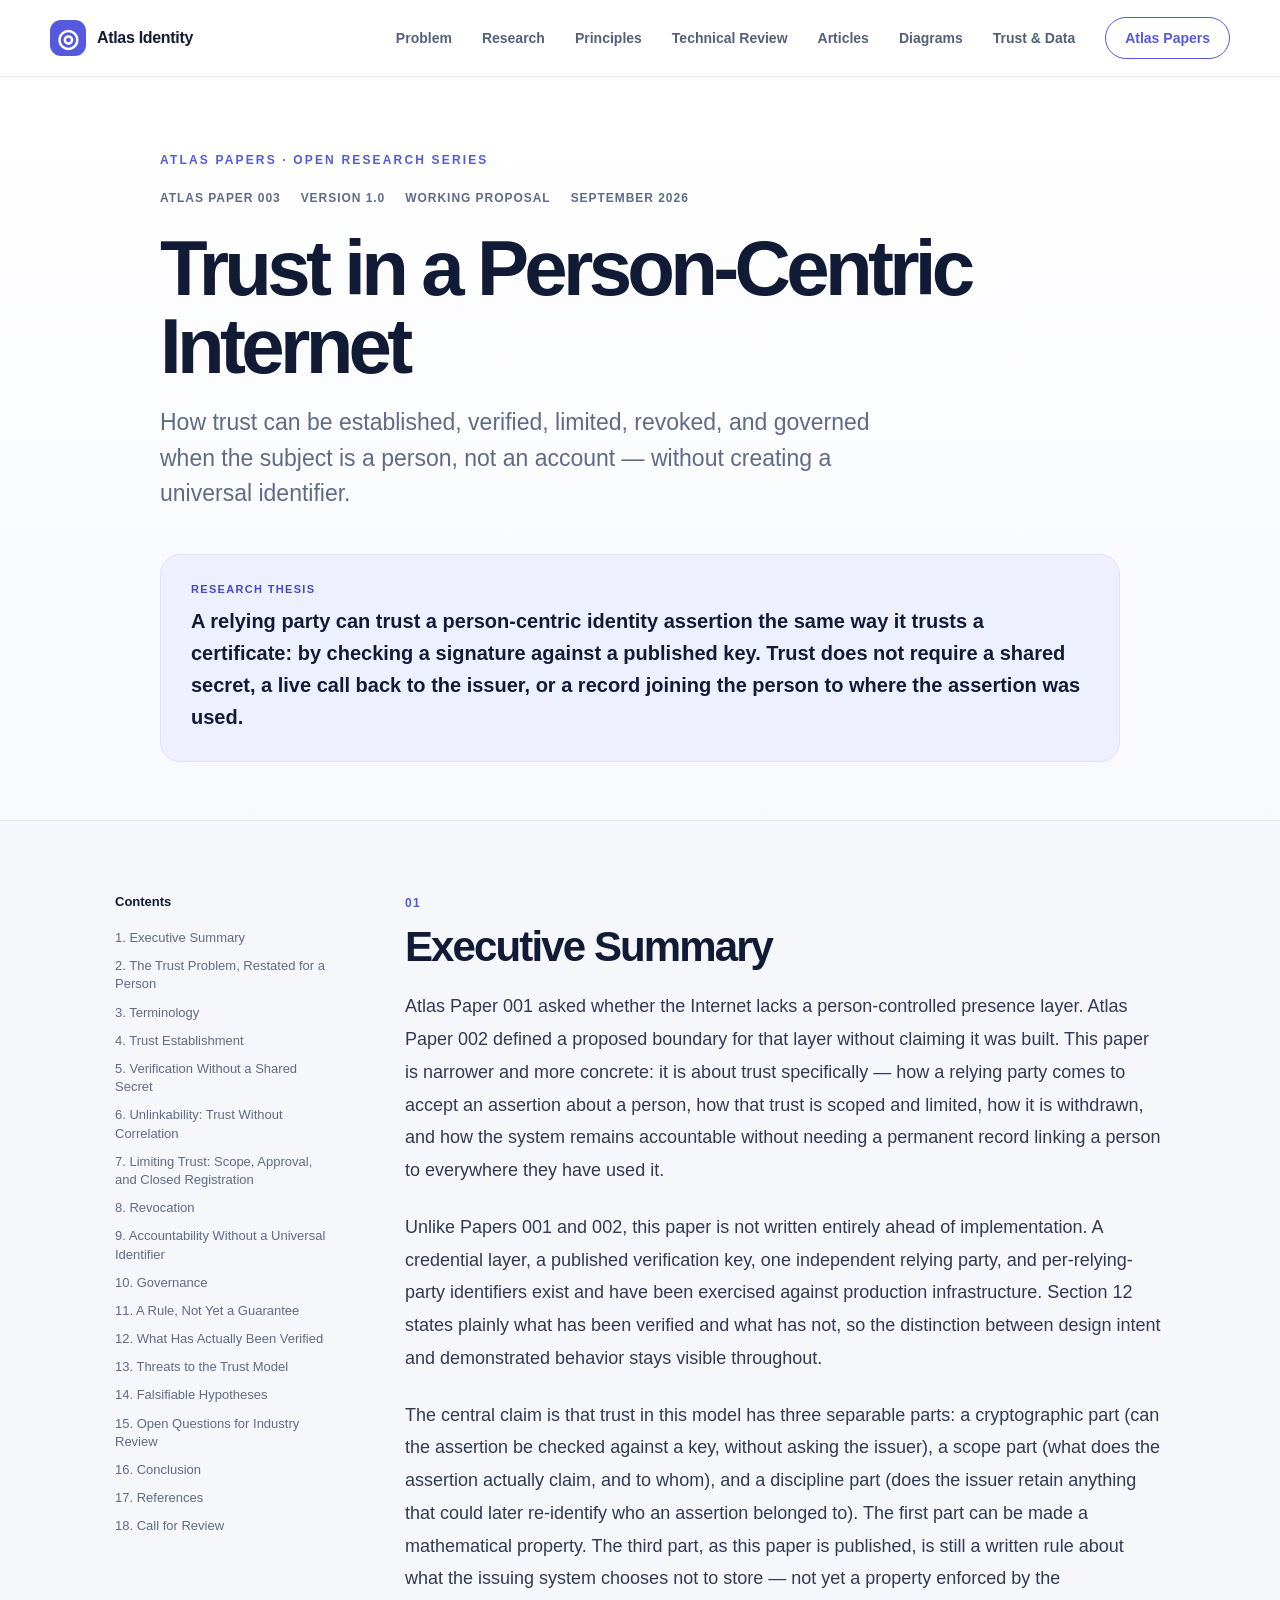
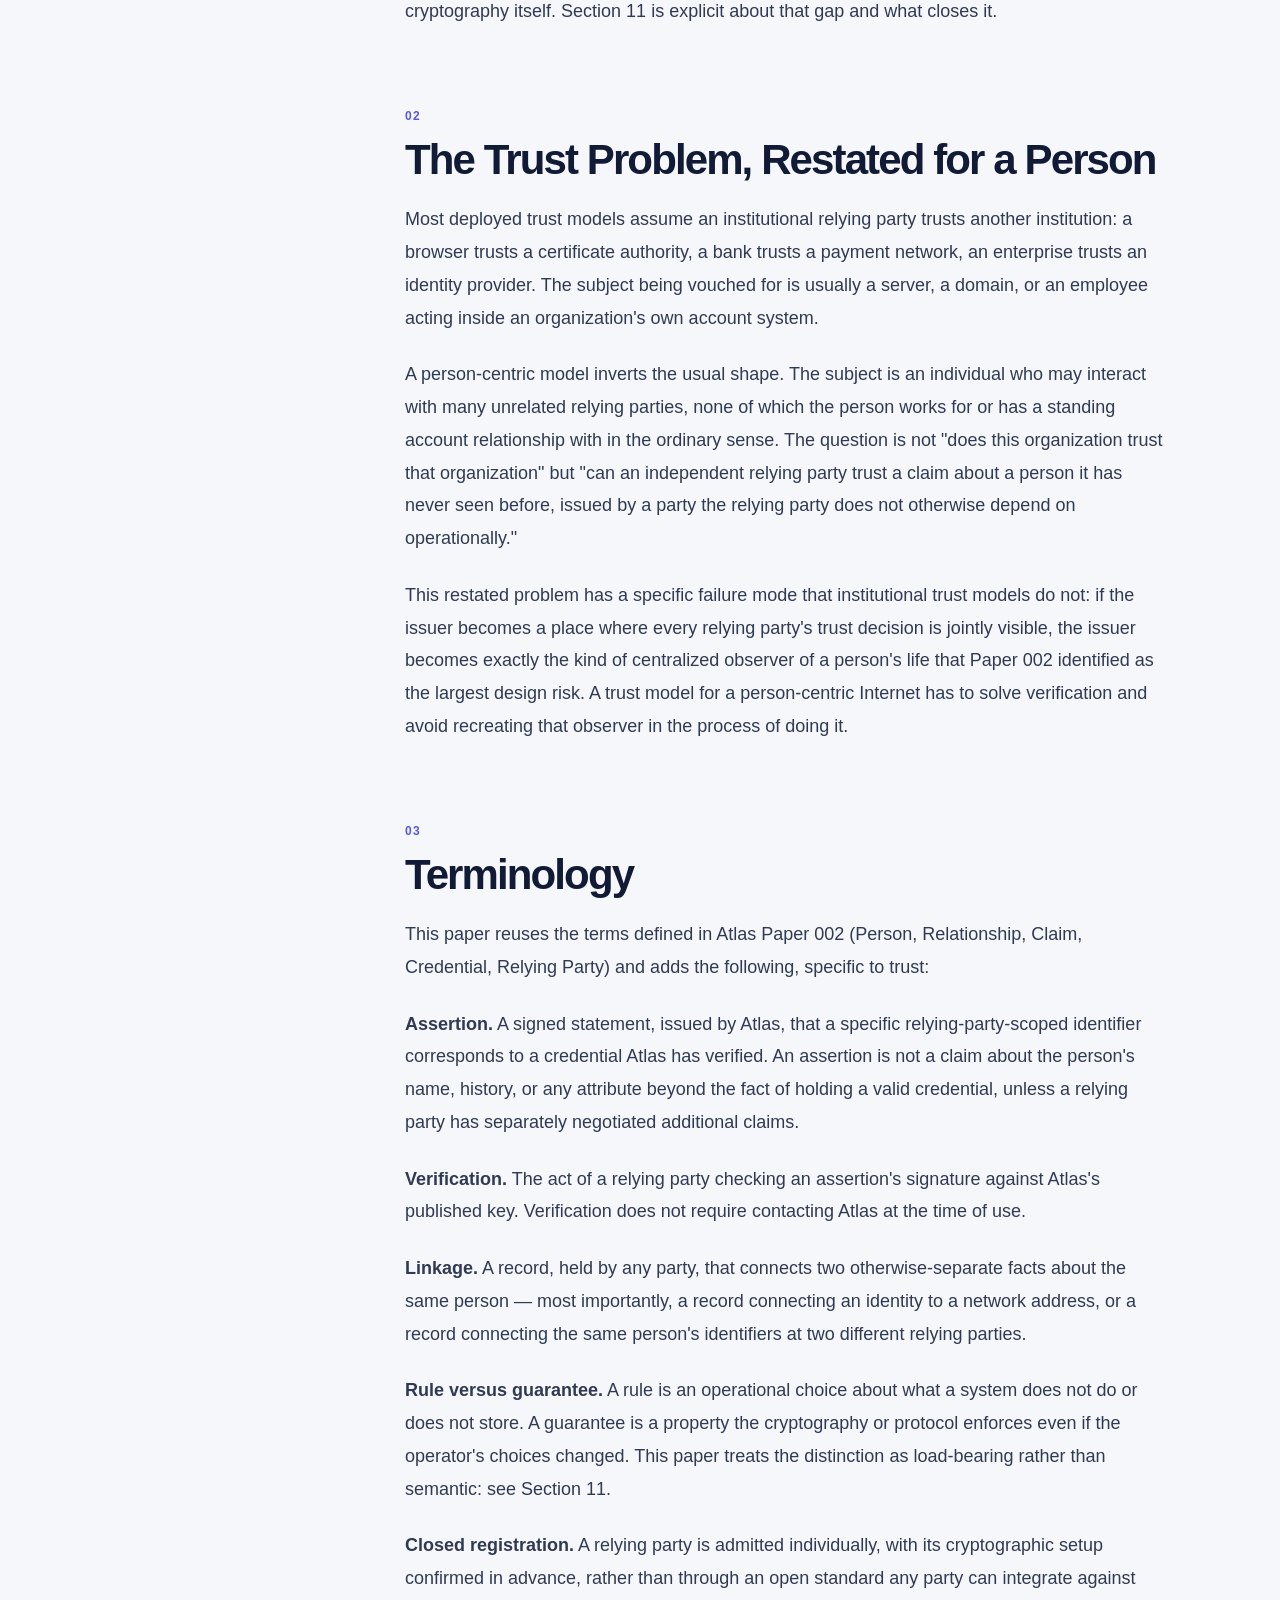
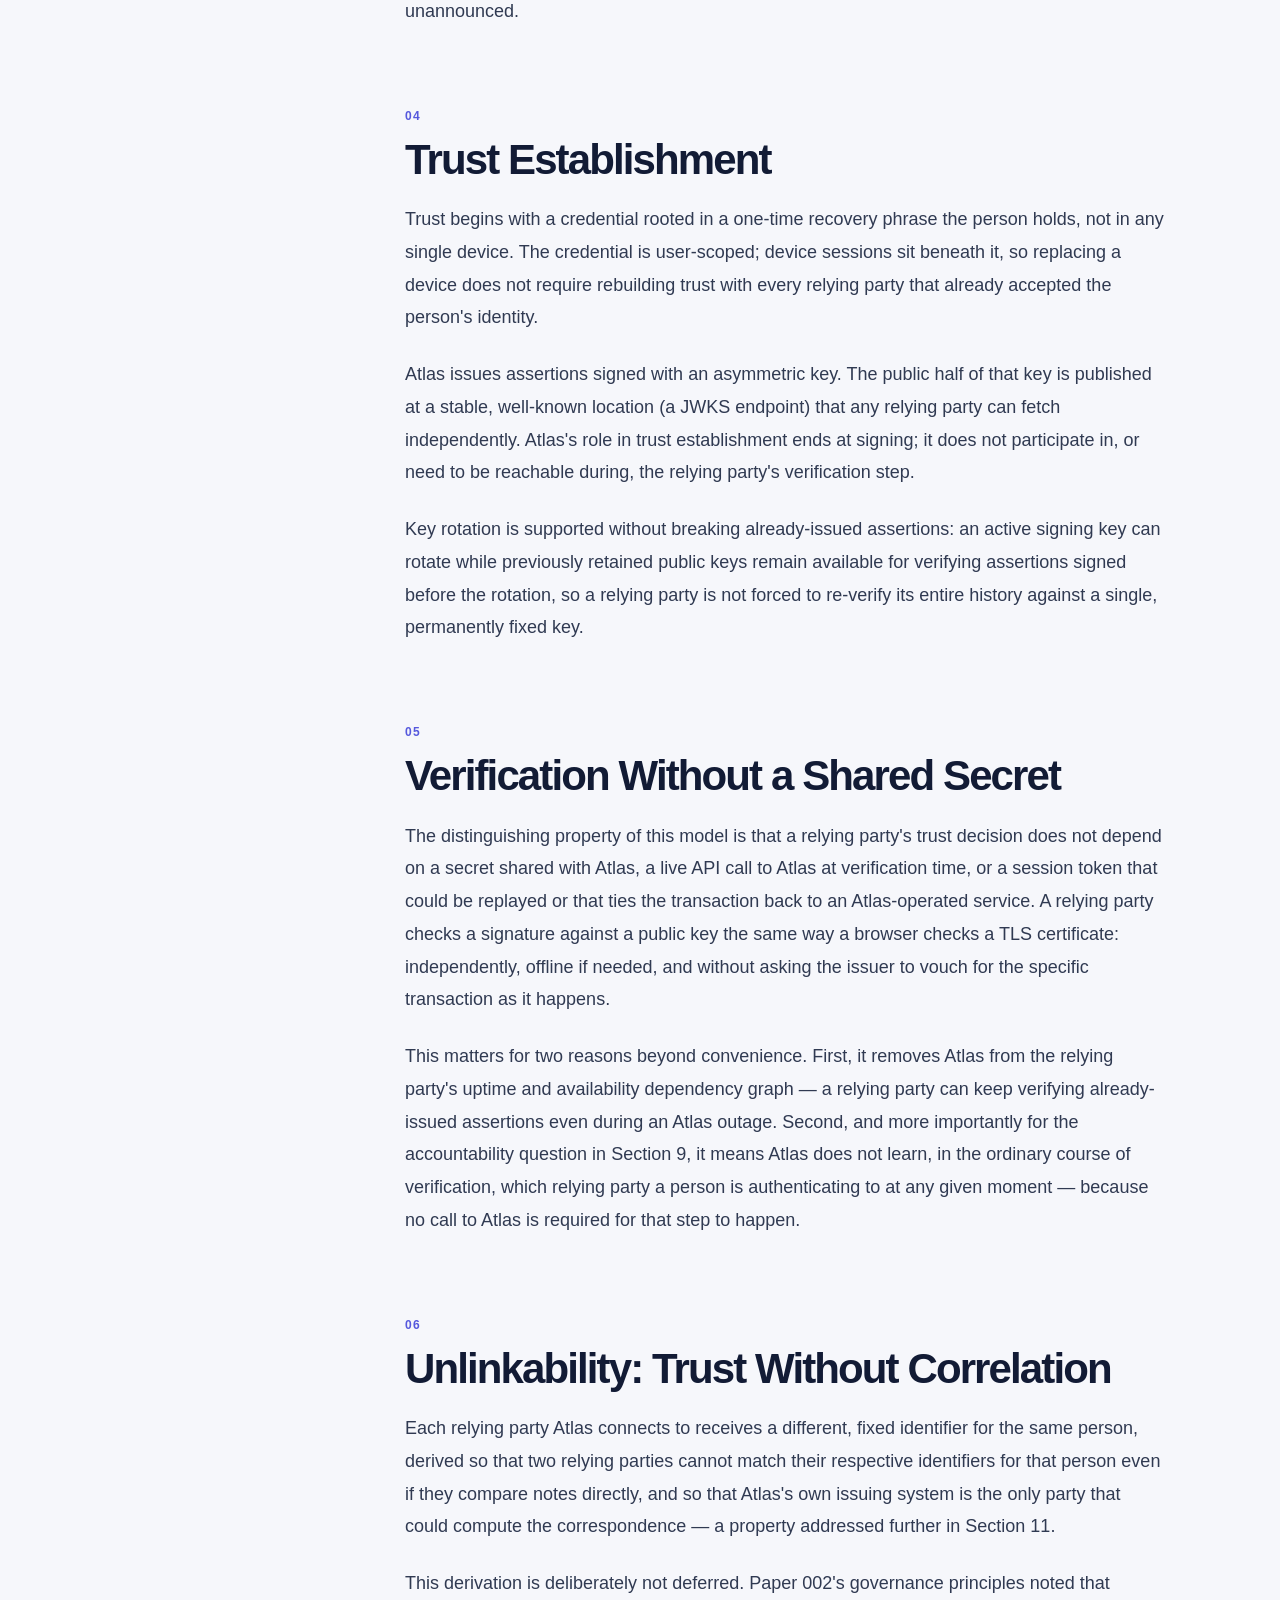
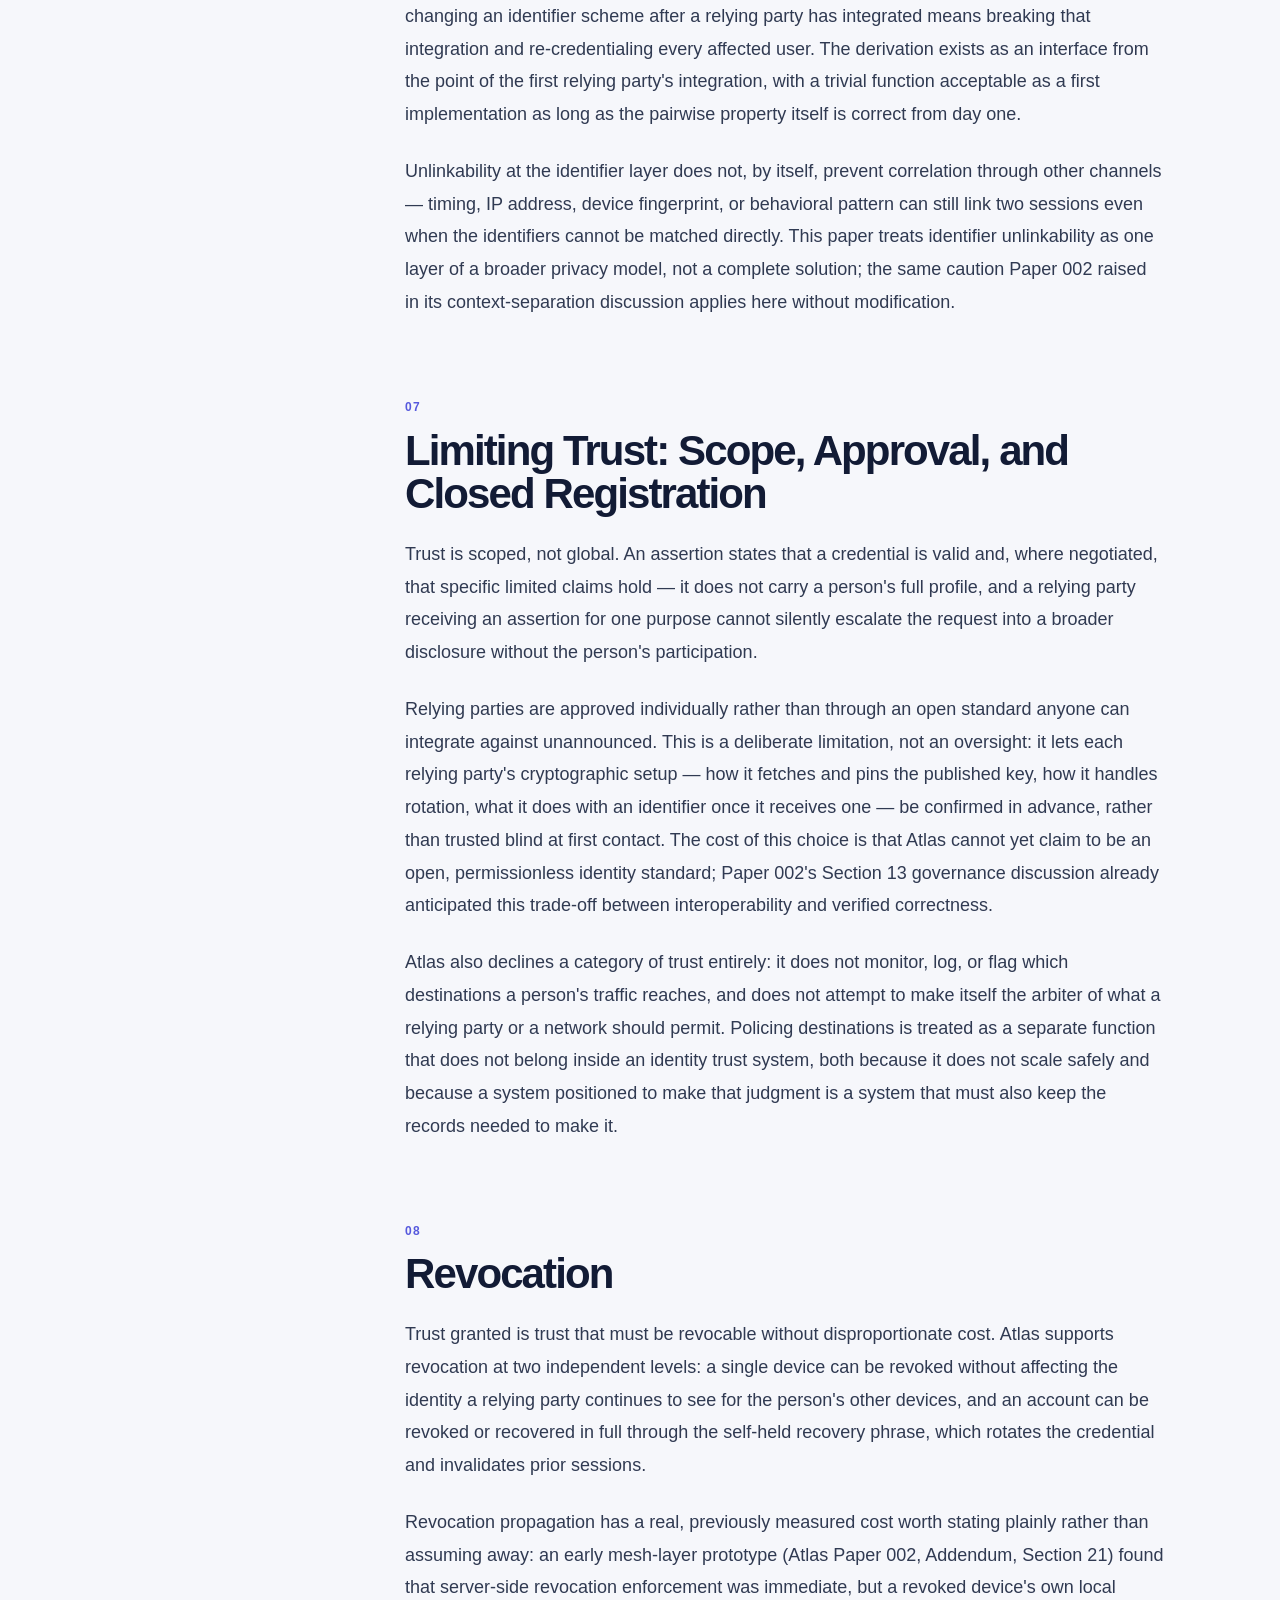
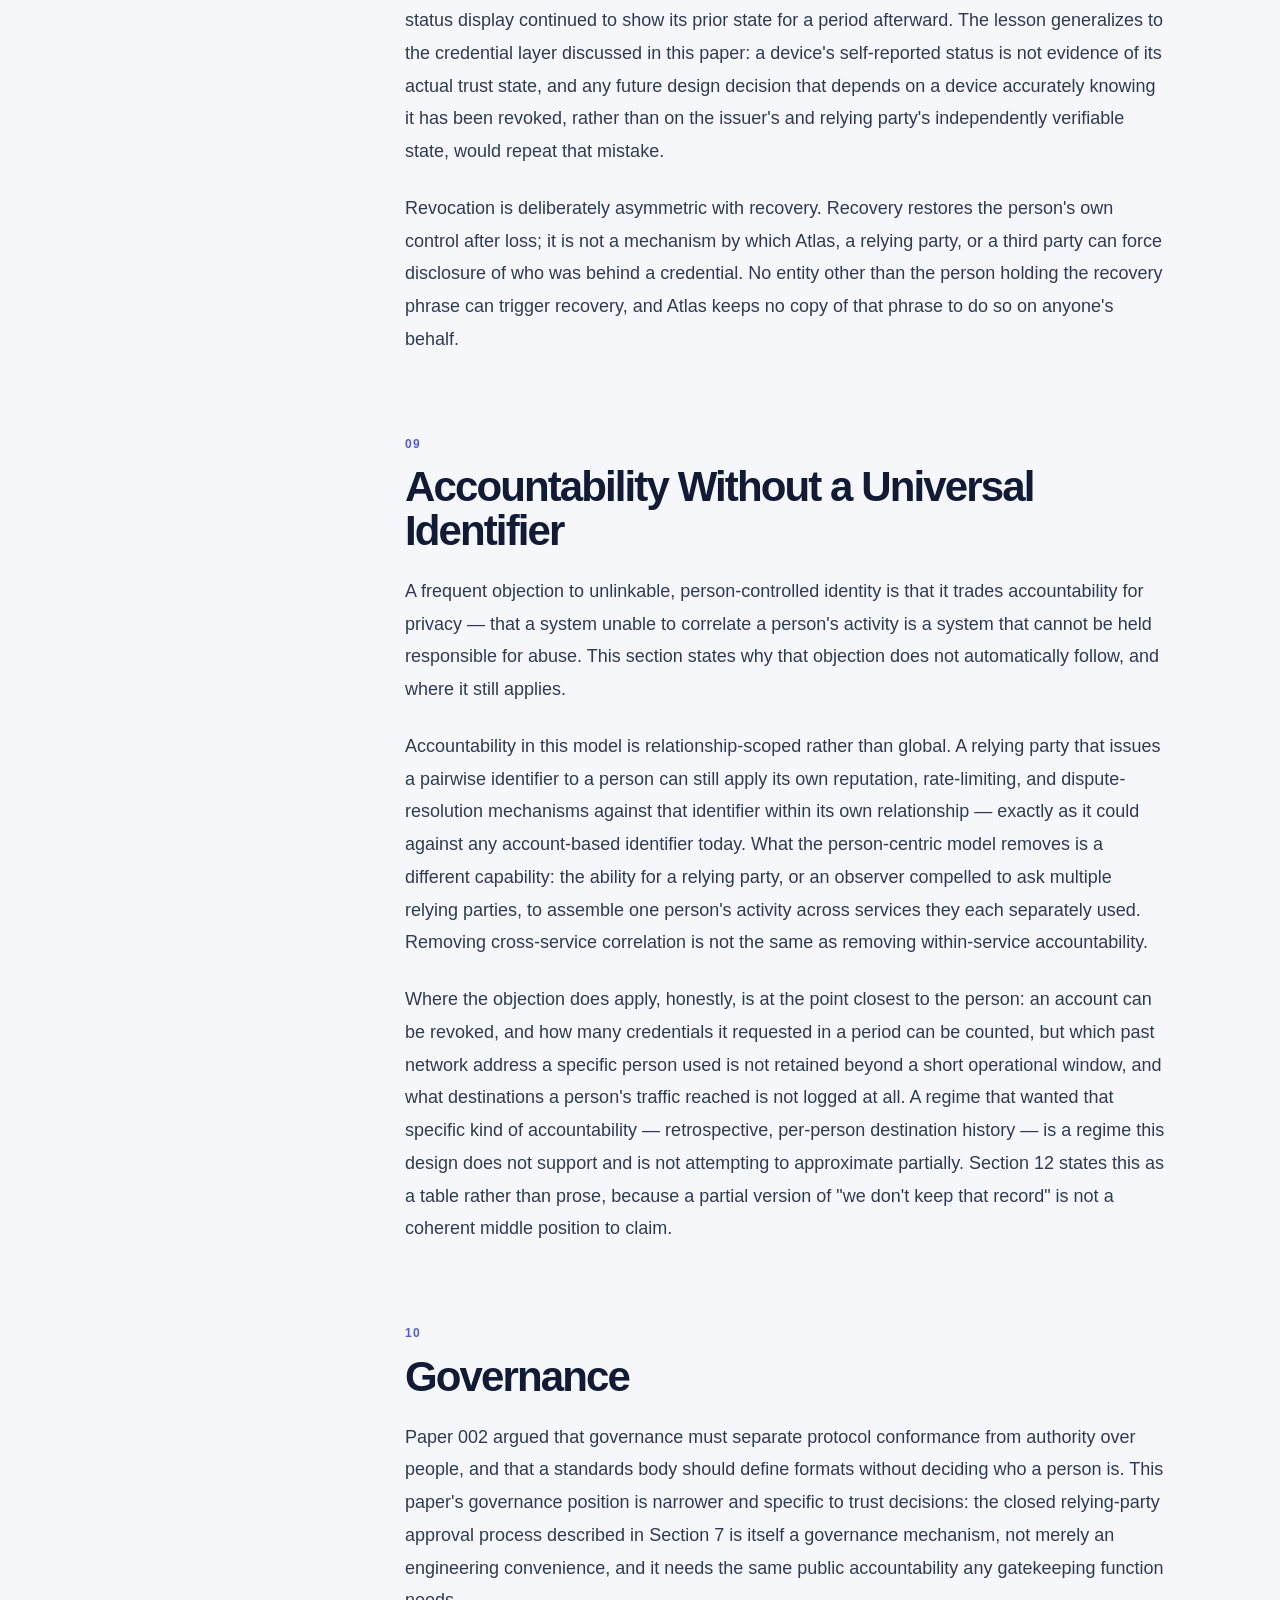
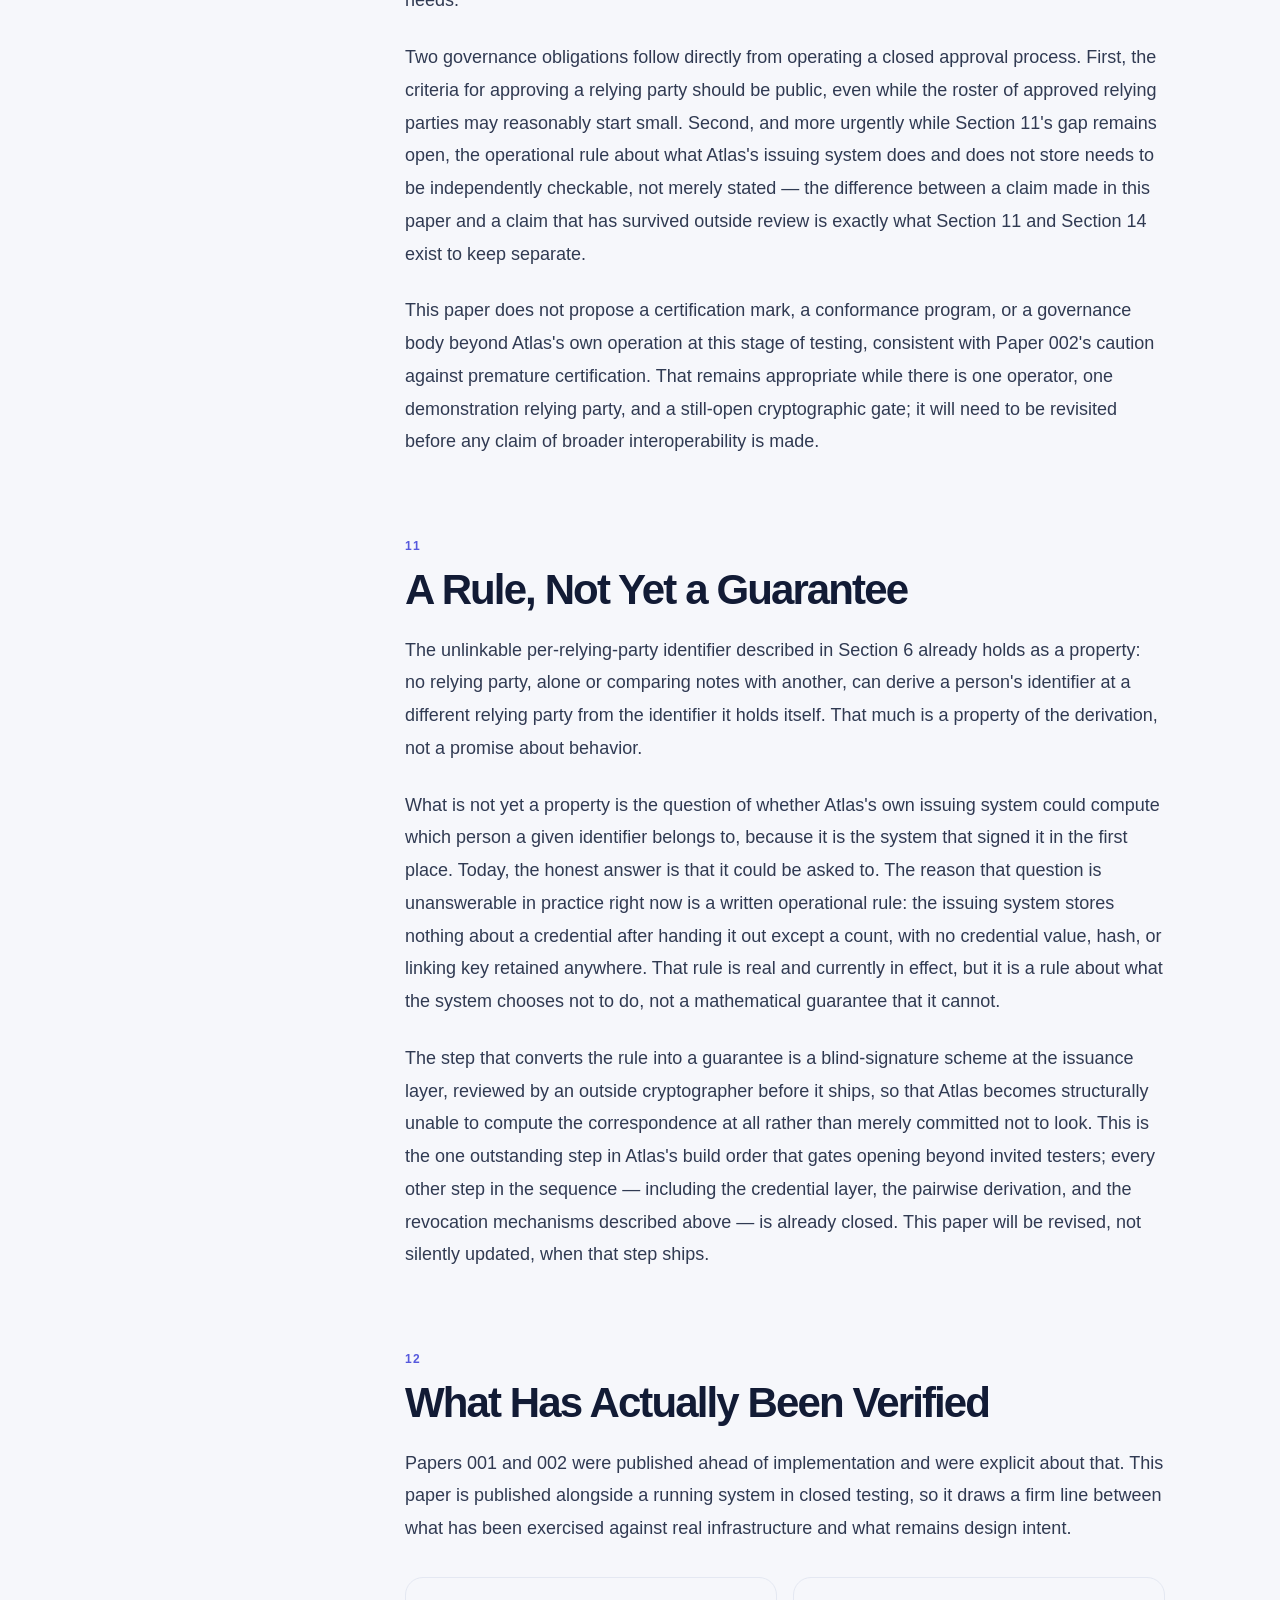
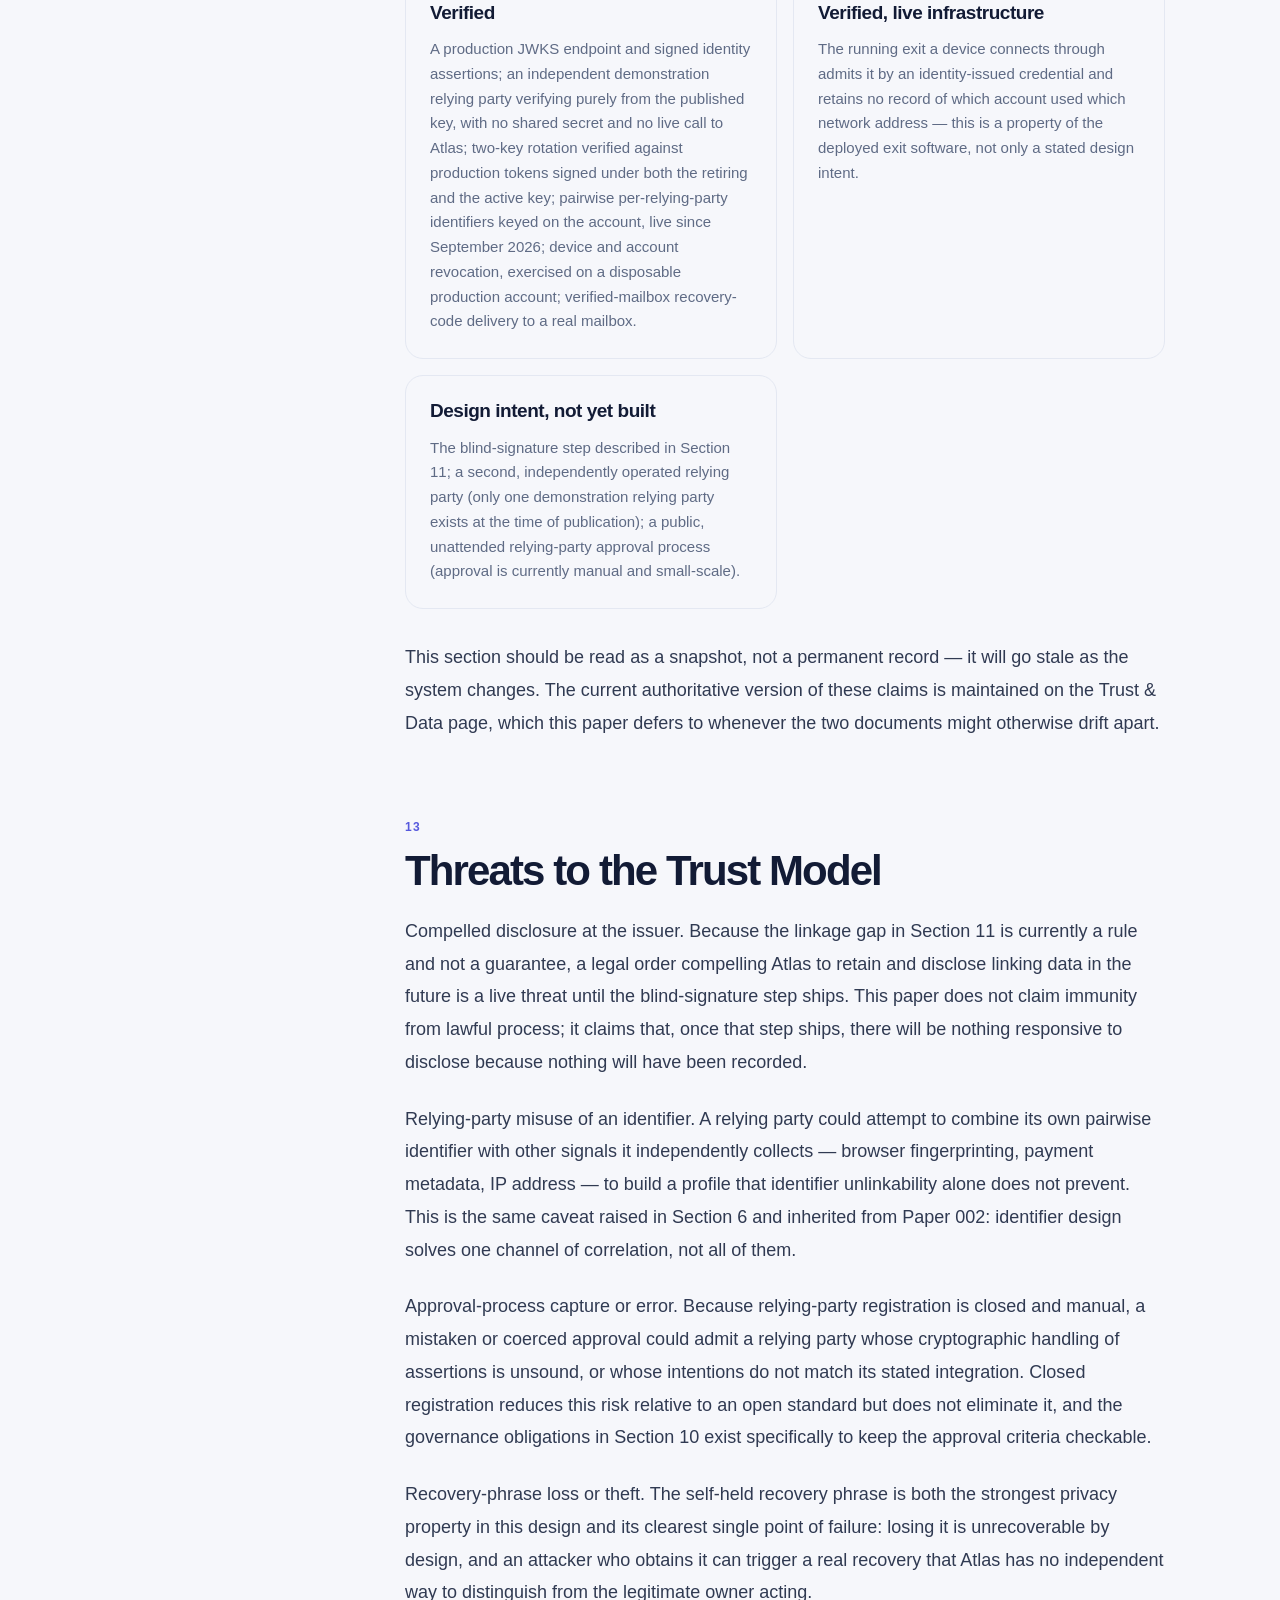
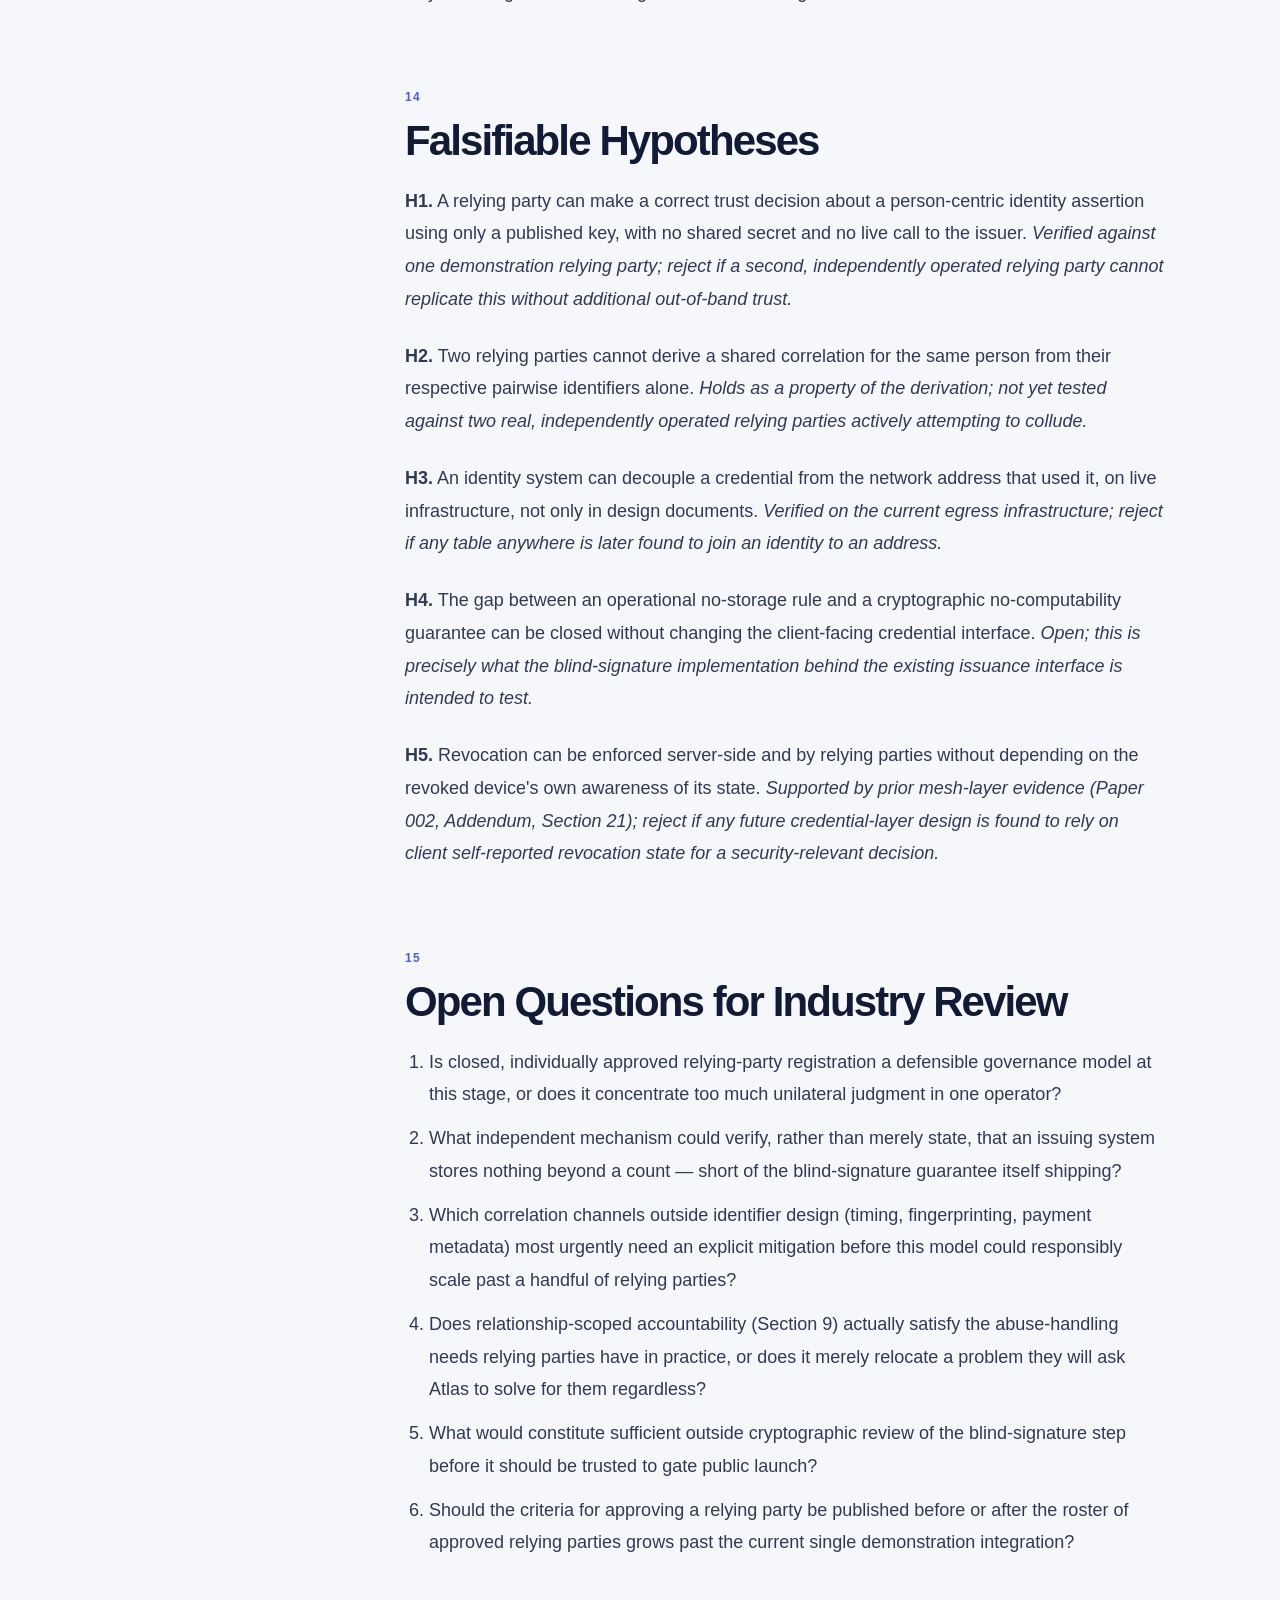
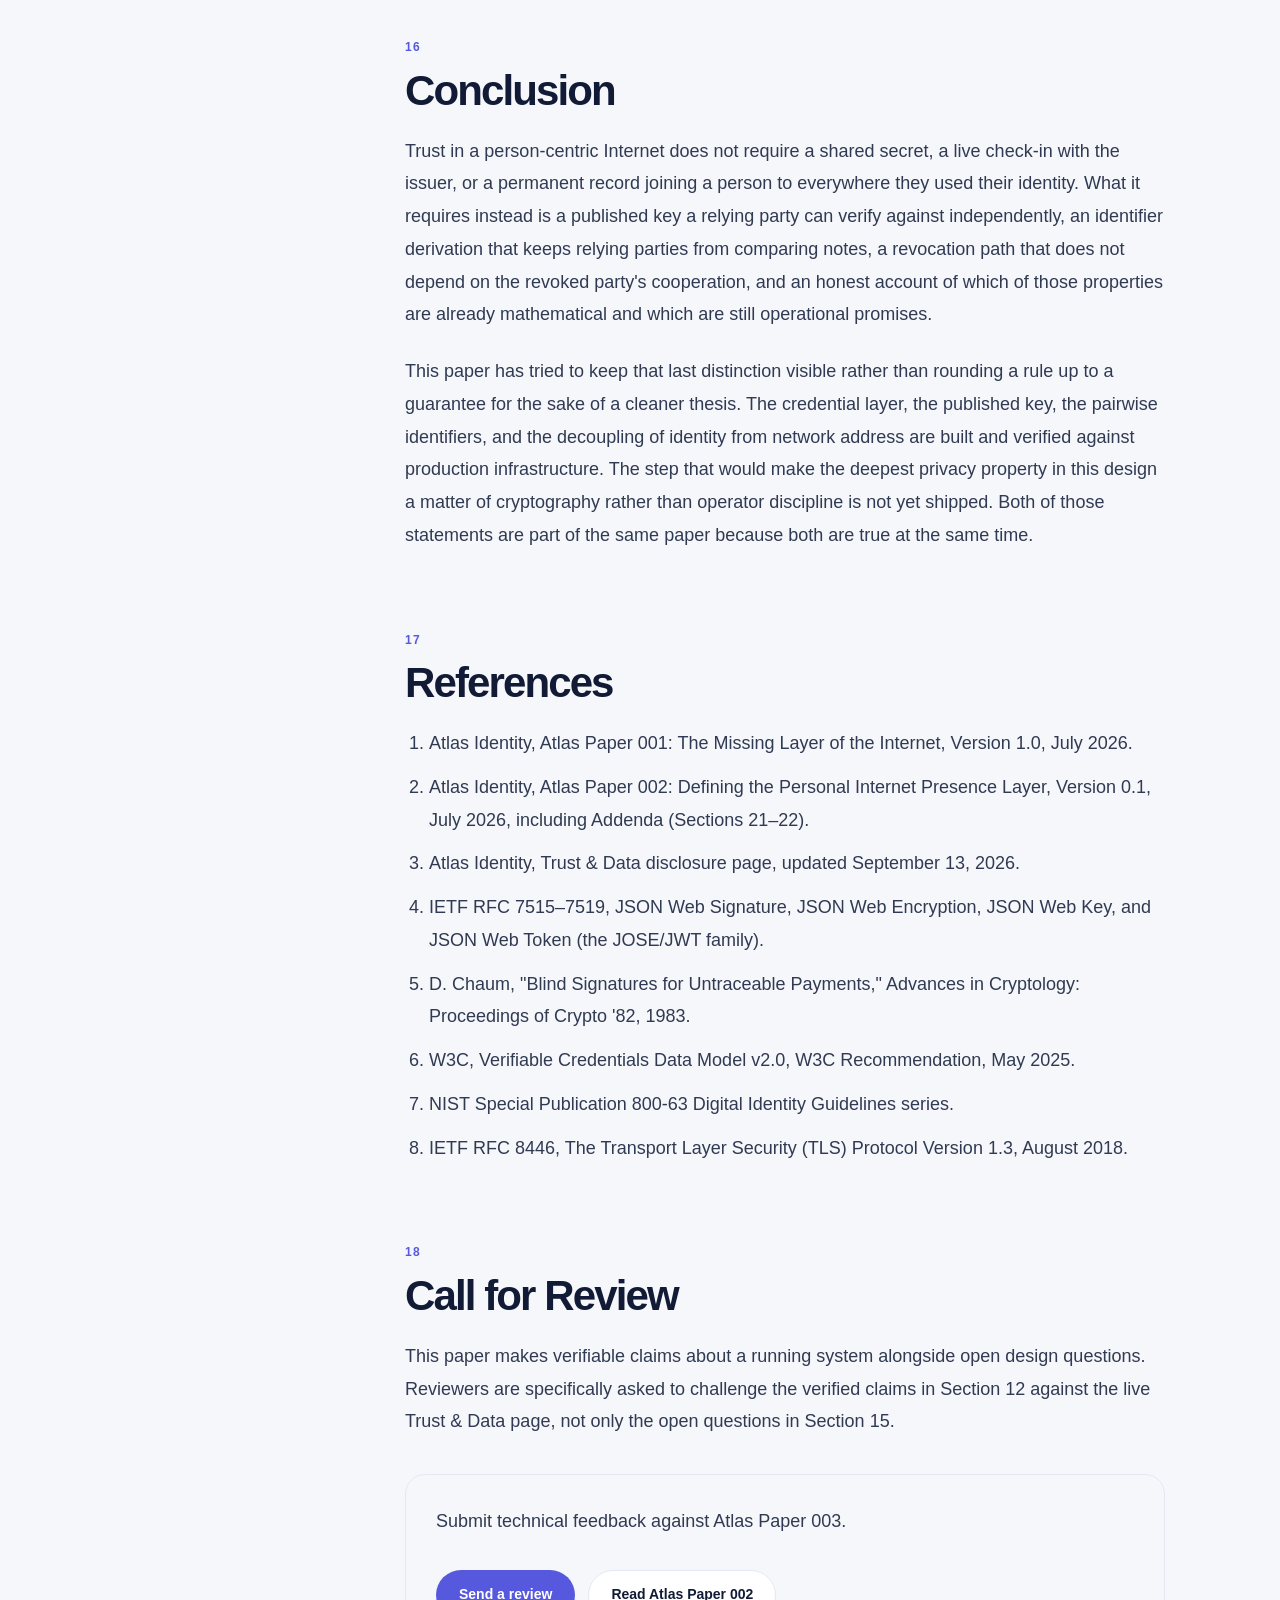
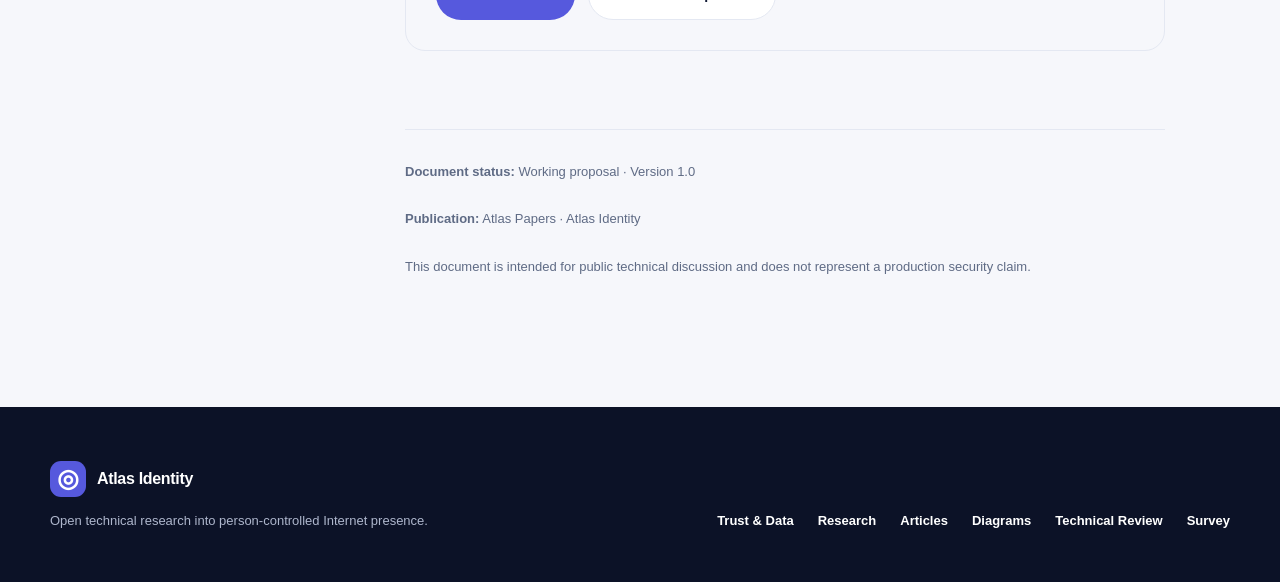
<file: papers/atlas-paper-003.html>
<!doctype html>
<html lang="en">
<head>
  <meta charset="utf-8">
  <meta name="viewport" content="width=device-width,initial-scale=1">
  <meta name="description" content="Atlas Paper 003 examines how trust can be established, verified, limited, revoked, and governed in a person-centric Internet without a universal identifier.">
  <title>Atlas Paper 003 — Trust in a Person-Centric Internet</title>
  <link rel="stylesheet" href="../../style.css">
</head>
<body>
<header class="site-header">
  <div class="container nav-wrap">
    <a class="brand" href="../../"><span class="brand-mark">◎</span><span>Atlas Identity</span></a>
    <button class="menu-toggle" aria-expanded="false" aria-controls="site-nav">Menu</button>
    <nav id="site-nav" class="site-nav"><a href="../../#problem">Problem</a><a href="../../#research">Research</a><a href="../../#principles">Principles</a><a href="../../#review">Technical Review</a><a href="../../articles/">Articles</a><a href="../../diagrams/">Diagrams</a><a href="../../trust.html">Trust &amp; Data</a><a class="nav-button" href="../../research/">Atlas Papers</a></nav>
  </div>
</header>

<main>
<section class="paper-hero">
  <div class="paper-shell">
    <p class="eyebrow">Atlas Papers · Open Research Series</p>
    <div class="paper-meta">
      <span>Atlas Paper 003</span>
      <span>Version 1.0</span>
      <span>Working proposal</span>
      <span>September 2026</span>
    </div>
    <h1 class="paper-title">Trust in a Person-Centric Internet</h1>
    <p class="paper-deck">How trust can be established, verified, limited, revoked, and governed when the subject is a person, not an account — without creating a universal identifier.</p>

    <div class="thesis-card">
      <span class="thesis-label">Research thesis</span>
      <p>A relying party can trust a person-centric identity assertion the same way it trusts a certificate: by checking a signature against a published key. Trust does not require a shared secret, a live call back to the issuer, or a record joining the person to where the assertion was used.</p>
    </div>
  </div>
</section>

<section class="paper-layout">
  <aside class="paper-toc" aria-label="Contents">
    <strong>Contents</strong>
    <a href="#s01">1. Executive Summary</a>
    <a href="#s02">2. The Trust Problem, Restated for a Person</a>
    <a href="#s03">3. Terminology</a>
    <a href="#s04">4. Trust Establishment</a>
    <a href="#s05">5. Verification Without a Shared Secret</a>
    <a href="#s06">6. Unlinkability: Trust Without Correlation</a>
    <a href="#s07">7. Limiting Trust: Scope, Approval, and Closed Registration</a>
    <a href="#s08">8. Revocation</a>
    <a href="#s09">9. Accountability Without a Universal Identifier</a>
    <a href="#s10">10. Governance</a>
    <a href="#s11">11. A Rule, Not Yet a Guarantee</a>
    <a href="#s12">12. What Has Actually Been Verified</a>
    <a href="#s13">13. Threats to the Trust Model</a>
    <a href="#s14">14. Falsifiable Hypotheses</a>
    <a href="#s15">15. Open Questions for Industry Review</a>
    <a href="#s16">16. Conclusion</a>
    <a href="#references">17. References</a>
    <a href="#review">18. Call for Review</a>
  </aside>

  <article class="paper-body">
    <section id="s01">
      <p class="section-number">01</p>
      <h2>Executive Summary</h2>
      <p>Atlas Paper 001 asked whether the Internet lacks a person-controlled presence layer. Atlas Paper 002 defined a proposed boundary for that layer without claiming it was built. This paper is narrower and more concrete: it is about trust specifically — how a relying party comes to accept an assertion about a person, how that trust is scoped and limited, how it is withdrawn, and how the system remains accountable without needing a permanent record linking a person to everywhere they have used it.</p>
      <p>Unlike Papers 001 and 002, this paper is not written entirely ahead of implementation. A credential layer, a published verification key, one independent relying party, and per-relying-party identifiers exist and have been exercised against production infrastructure. Section 12 states plainly what has been verified and what has not, so the distinction between design intent and demonstrated behavior stays visible throughout.</p>
      <p>The central claim is that trust in this model has three separable parts: a cryptographic part (can the assertion be checked against a key, without asking the issuer), a scope part (what does the assertion actually claim, and to whom), and a discipline part (does the issuer retain anything that could later re-identify who an assertion belonged to). The first part can be made a mathematical property. The third part, as this paper is published, is still a written rule about what the issuing system chooses not to store — not yet a property enforced by the cryptography itself. Section 11 is explicit about that gap and what closes it.</p>
    </section>

    <section id="s02">
      <p class="section-number">02</p>
      <h2>The Trust Problem, Restated for a Person</h2>
      <p>Most deployed trust models assume an institutional relying party trusts another institution: a browser trusts a certificate authority, a bank trusts a payment network, an enterprise trusts an identity provider. The subject being vouched for is usually a server, a domain, or an employee acting inside an organization's own account system.</p>
      <p>A person-centric model inverts the usual shape. The subject is an individual who may interact with many unrelated relying parties, none of which the person works for or has a standing account relationship with in the ordinary sense. The question is not "does this organization trust that organization" but "can an independent relying party trust a claim about a person it has never seen before, issued by a party the relying party does not otherwise depend on operationally."</p>
      <p>This restated problem has a specific failure mode that institutional trust models do not: if the issuer becomes a place where every relying party's trust decision is jointly visible, the issuer becomes exactly the kind of centralized observer of a person's life that Paper 002 identified as the largest design risk. A trust model for a person-centric Internet has to solve verification and avoid recreating that observer in the process of doing it.</p>
    </section>

    <section id="s03">
      <p class="section-number">03</p>
      <h2>Terminology</h2>
      <p>This paper reuses the terms defined in Atlas Paper 002 (Person, Relationship, Claim, Credential, Relying Party) and adds the following, specific to trust:</p>
      <p><strong>Assertion.</strong> A signed statement, issued by Atlas, that a specific relying-party-scoped identifier corresponds to a credential Atlas has verified. An assertion is not a claim about the person's name, history, or any attribute beyond the fact of holding a valid credential, unless a relying party has separately negotiated additional claims.</p>
      <p><strong>Verification.</strong> The act of a relying party checking an assertion's signature against Atlas's published key. Verification does not require contacting Atlas at the time of use.</p>
      <p><strong>Linkage.</strong> A record, held by any party, that connects two otherwise-separate facts about the same person — most importantly, a record connecting an identity to a network address, or a record connecting the same person's identifiers at two different relying parties.</p>
      <p><strong>Rule versus guarantee.</strong> A rule is an operational choice about what a system does not do or does not store. A guarantee is a property the cryptography or protocol enforces even if the operator's choices changed. This paper treats the distinction as load-bearing rather than semantic: see Section 11.</p>
      <p><strong>Closed registration.</strong> A relying party is admitted individually, with its cryptographic setup confirmed in advance, rather than through an open standard any party can integrate against unannounced.</p>
    </section>

    <section id="s04">
      <p class="section-number">04</p>
      <h2>Trust Establishment</h2>
      <p>Trust begins with a credential rooted in a one-time recovery phrase the person holds, not in any single device. The credential is user-scoped; device sessions sit beneath it, so replacing a device does not require rebuilding trust with every relying party that already accepted the person's identity.</p>
      <p>Atlas issues assertions signed with an asymmetric key. The public half of that key is published at a stable, well-known location (a JWKS endpoint) that any relying party can fetch independently. Atlas's role in trust establishment ends at signing; it does not participate in, or need to be reachable during, the relying party's verification step.</p>
      <p>Key rotation is supported without breaking already-issued assertions: an active signing key can rotate while previously retained public keys remain available for verifying assertions signed before the rotation, so a relying party is not forced to re-verify its entire history against a single, permanently fixed key.</p>
    </section>

    <section id="s05">
      <p class="section-number">05</p>
      <h2>Verification Without a Shared Secret</h2>
      <p>The distinguishing property of this model is that a relying party's trust decision does not depend on a secret shared with Atlas, a live API call to Atlas at verification time, or a session token that could be replayed or that ties the transaction back to an Atlas-operated service. A relying party checks a signature against a public key the same way a browser checks a TLS certificate: independently, offline if needed, and without asking the issuer to vouch for the specific transaction as it happens.</p>
      <p>This matters for two reasons beyond convenience. First, it removes Atlas from the relying party's uptime and availability dependency graph — a relying party can keep verifying already-issued assertions even during an Atlas outage. Second, and more importantly for the accountability question in Section 9, it means Atlas does not learn, in the ordinary course of verification, which relying party a person is authenticating to at any given moment — because no call to Atlas is required for that step to happen.</p>
    </section>

    <section id="s06">
      <p class="section-number">06</p>
      <h2>Unlinkability: Trust Without Correlation</h2>
      <p>Each relying party Atlas connects to receives a different, fixed identifier for the same person, derived so that two relying parties cannot match their respective identifiers for that person even if they compare notes directly, and so that Atlas's own issuing system is the only party that could compute the correspondence — a property addressed further in Section 11.</p>
      <p>This derivation is deliberately not deferred. Paper 002's governance principles noted that changing an identifier scheme after a relying party has integrated means breaking that integration and re-credentialing every affected user. The derivation exists as an interface from the point of the first relying party's integration, with a trivial function acceptable as a first implementation as long as the pairwise property itself is correct from day one.</p>
      <p>Unlinkability at the identifier layer does not, by itself, prevent correlation through other channels — timing, IP address, device fingerprint, or behavioral pattern can still link two sessions even when the identifiers cannot be matched directly. This paper treats identifier unlinkability as one layer of a broader privacy model, not a complete solution; the same caution Paper 002 raised in its context-separation discussion applies here without modification.</p>
    </section>

    <section id="s07">
      <p class="section-number">07</p>
      <h2>Limiting Trust: Scope, Approval, and Closed Registration</h2>
      <p>Trust is scoped, not global. An assertion states that a credential is valid and, where negotiated, that specific limited claims hold — it does not carry a person's full profile, and a relying party receiving an assertion for one purpose cannot silently escalate the request into a broader disclosure without the person's participation.</p>
      <p>Relying parties are approved individually rather than through an open standard anyone can integrate against unannounced. This is a deliberate limitation, not an oversight: it lets each relying party's cryptographic setup — how it fetches and pins the published key, how it handles rotation, what it does with an identifier once it receives one — be confirmed in advance, rather than trusted blind at first contact. The cost of this choice is that Atlas cannot yet claim to be an open, permissionless identity standard; Paper 002's Section 13 governance discussion already anticipated this trade-off between interoperability and verified correctness.</p>
      <p>Atlas also declines a category of trust entirely: it does not monitor, log, or flag which destinations a person's traffic reaches, and does not attempt to make itself the arbiter of what a relying party or a network should permit. Policing destinations is treated as a separate function that does not belong inside an identity trust system, both because it does not scale safely and because a system positioned to make that judgment is a system that must also keep the records needed to make it.</p>
    </section>

    <section id="s08">
      <p class="section-number">08</p>
      <h2>Revocation</h2>
      <p>Trust granted is trust that must be revocable without disproportionate cost. Atlas supports revocation at two independent levels: a single device can be revoked without affecting the identity a relying party continues to see for the person's other devices, and an account can be revoked or recovered in full through the self-held recovery phrase, which rotates the credential and invalidates prior sessions.</p>
      <p>Revocation propagation has a real, previously measured cost worth stating plainly rather than assuming away: an early mesh-layer prototype (Atlas Paper 002, Addendum, Section 21) found that server-side revocation enforcement was immediate, but a revoked device's own local status display continued to show its prior state for a period afterward. The lesson generalizes to the credential layer discussed in this paper: a device's self-reported status is not evidence of its actual trust state, and any future design decision that depends on a device accurately knowing it has been revoked, rather than on the issuer's and relying party's independently verifiable state, would repeat that mistake.</p>
      <p>Revocation is deliberately asymmetric with recovery. Recovery restores the person's own control after loss; it is not a mechanism by which Atlas, a relying party, or a third party can force disclosure of who was behind a credential. No entity other than the person holding the recovery phrase can trigger recovery, and Atlas keeps no copy of that phrase to do so on anyone's behalf.</p>
    </section>

    <section id="s09">
      <p class="section-number">09</p>
      <h2>Accountability Without a Universal Identifier</h2>
      <p>A frequent objection to unlinkable, person-controlled identity is that it trades accountability for privacy — that a system unable to correlate a person's activity is a system that cannot be held responsible for abuse. This section states why that objection does not automatically follow, and where it still applies.</p>
      <p>Accountability in this model is relationship-scoped rather than global. A relying party that issues a pairwise identifier to a person can still apply its own reputation, rate-limiting, and dispute-resolution mechanisms against that identifier within its own relationship — exactly as it could against any account-based identifier today. What the person-centric model removes is a different capability: the ability for a relying party, or an observer compelled to ask multiple relying parties, to assemble one person's activity across services they each separately used. Removing cross-service correlation is not the same as removing within-service accountability.</p>
      <p>Where the objection does apply, honestly, is at the point closest to the person: an account can be revoked, and how many credentials it requested in a period can be counted, but which past network address a specific person used is not retained beyond a short operational window, and what destinations a person's traffic reached is not logged at all. A regime that wanted that specific kind of accountability — retrospective, per-person destination history — is a regime this design does not support and is not attempting to approximate partially. Section 12 states this as a table rather than prose, because a partial version of "we don't keep that record" is not a coherent middle position to claim.</p>
    </section>

    <section id="s10">
      <p class="section-number">10</p>
      <h2>Governance</h2>
      <p>Paper 002 argued that governance must separate protocol conformance from authority over people, and that a standards body should define formats without deciding who a person is. This paper's governance position is narrower and specific to trust decisions: the closed relying-party approval process described in Section 7 is itself a governance mechanism, not merely an engineering convenience, and it needs the same public accountability any gatekeeping function needs.</p>
      <p>Two governance obligations follow directly from operating a closed approval process. First, the criteria for approving a relying party should be public, even while the roster of approved relying parties may reasonably start small. Second, and more urgently while Section 11's gap remains open, the operational rule about what Atlas's issuing system does and does not store needs to be independently checkable, not merely stated — the difference between a claim made in this paper and a claim that has survived outside review is exactly what Section 11 and Section 14 exist to keep separate.</p>
      <p>This paper does not propose a certification mark, a conformance program, or a governance body beyond Atlas's own operation at this stage of testing, consistent with Paper 002's caution against premature certification. That remains appropriate while there is one operator, one demonstration relying party, and a still-open cryptographic gate; it will need to be revisited before any claim of broader interoperability is made.</p>
    </section>

    <section id="s11">
      <p class="section-number">11</p>
      <h2>A Rule, Not Yet a Guarantee</h2>
      <p>The unlinkable per-relying-party identifier described in Section 6 already holds as a property: no relying party, alone or comparing notes with another, can derive a person's identifier at a different relying party from the identifier it holds itself. That much is a property of the derivation, not a promise about behavior.</p>
      <p>What is not yet a property is the question of whether Atlas's own issuing system could compute which person a given identifier belongs to, because it is the system that signed it in the first place. Today, the honest answer is that it could be asked to. The reason that question is unanswerable in practice right now is a written operational rule: the issuing system stores nothing about a credential after handing it out except a count, with no credential value, hash, or linking key retained anywhere. That rule is real and currently in effect, but it is a rule about what the system chooses not to do, not a mathematical guarantee that it cannot.</p>
      <p>The step that converts the rule into a guarantee is a blind-signature scheme at the issuance layer, reviewed by an outside cryptographer before it ships, so that Atlas becomes structurally unable to compute the correspondence at all rather than merely committed not to look. This is the one outstanding step in Atlas's build order that gates opening beyond invited testers; every other step in the sequence — including the credential layer, the pairwise derivation, and the revocation mechanisms described above — is already closed. This paper will be revised, not silently updated, when that step ships.</p>
    </section>

    <section id="s12">
      <p class="section-number">12</p>
      <h2>What Has Actually Been Verified</h2>
      <p>Papers 001 and 002 were published ahead of implementation and were explicit about that. This paper is published alongside a running system in closed testing, so it draws a firm line between what has been exercised against real infrastructure and what remains design intent.</p>
      <div class="definition-grid">
        <article><h3>Verified</h3><p>A production JWKS endpoint and signed identity assertions; an independent demonstration relying party verifying purely from the published key, with no shared secret and no live call to Atlas; two-key rotation verified against production tokens signed under both the retiring and the active key; pairwise per-relying-party identifiers keyed on the account, live since September 2026; device and account revocation, exercised on a disposable production account; verified-mailbox recovery-code delivery to a real mailbox.</p></article>
        <article><h3>Verified, live infrastructure</h3><p>The running exit a device connects through admits it by an identity-issued credential and retains no record of which account used which network address — this is a property of the deployed exit software, not only a stated design intent.</p></article>
        <article><h3>Design intent, not yet built</h3><p>The blind-signature step described in Section 11; a second, independently operated relying party (only one demonstration relying party exists at the time of publication); a public, unattended relying-party approval process (approval is currently manual and small-scale).</p></article>
      </div>
      <p>This section should be read as a snapshot, not a permanent record — it will go stale as the system changes. The current authoritative version of these claims is maintained on the <a href="../../trust.html">Trust &amp; Data page</a>, which this paper defers to whenever the two documents might otherwise drift apart.</p>
    </section>

    <section id="s13">
      <p class="section-number">13</p>
      <h2>Threats to the Trust Model</h2>
      <p>Compelled disclosure at the issuer. Because the linkage gap in Section 11 is currently a rule and not a guarantee, a legal order compelling Atlas to retain and disclose linking data in the future is a live threat until the blind-signature step ships. This paper does not claim immunity from lawful process; it claims that, once that step ships, there will be nothing responsive to disclose because nothing will have been recorded.</p>
      <p>Relying-party misuse of an identifier. A relying party could attempt to combine its own pairwise identifier with other signals it independently collects — browser fingerprinting, payment metadata, IP address — to build a profile that identifier unlinkability alone does not prevent. This is the same caveat raised in Section 6 and inherited from Paper 002: identifier design solves one channel of correlation, not all of them.</p>
      <p>Approval-process capture or error. Because relying-party registration is closed and manual, a mistaken or coerced approval could admit a relying party whose cryptographic handling of assertions is unsound, or whose intentions do not match its stated integration. Closed registration reduces this risk relative to an open standard but does not eliminate it, and the governance obligations in Section 10 exist specifically to keep the approval criteria checkable.</p>
      <p>Recovery-phrase loss or theft. The self-held recovery phrase is both the strongest privacy property in this design and its clearest single point of failure: losing it is unrecoverable by design, and an attacker who obtains it can trigger a real recovery that Atlas has no independent way to distinguish from the legitimate owner acting.</p>
    </section>

    <section id="s14">
      <p class="section-number">14</p>
      <h2>Falsifiable Hypotheses</h2>
      <p><strong>H1.</strong> A relying party can make a correct trust decision about a person-centric identity assertion using only a published key, with no shared secret and no live call to the issuer. <em>Verified against one demonstration relying party; reject if a second, independently operated relying party cannot replicate this without additional out-of-band trust.</em></p>
      <p><strong>H2.</strong> Two relying parties cannot derive a shared correlation for the same person from their respective pairwise identifiers alone. <em>Holds as a property of the derivation; not yet tested against two real, independently operated relying parties actively attempting to collude.</em></p>
      <p><strong>H3.</strong> An identity system can decouple a credential from the network address that used it, on live infrastructure, not only in design documents. <em>Verified on the current egress infrastructure; reject if any table anywhere is later found to join an identity to an address.</em></p>
      <p><strong>H4.</strong> The gap between an operational no-storage rule and a cryptographic no-computability guarantee can be closed without changing the client-facing credential interface. <em>Open; this is precisely what the blind-signature implementation behind the existing issuance interface is intended to test.</em></p>
      <p><strong>H5.</strong> Revocation can be enforced server-side and by relying parties without depending on the revoked device's own awareness of its state. <em>Supported by prior mesh-layer evidence (Paper 002, Addendum, Section 21); reject if any future credential-layer design is found to rely on client self-reported revocation state for a security-relevant decision.</em></p>
    </section>

    <section id="s15">
      <p class="section-number">15</p>
      <h2>Open Questions for Industry Review</h2>
      <ol>
        <li>Is closed, individually approved relying-party registration a defensible governance model at this stage, or does it concentrate too much unilateral judgment in one operator?</li>
        <li>What independent mechanism could verify, rather than merely state, that an issuing system stores nothing beyond a count — short of the blind-signature guarantee itself shipping?</li>
        <li>Which correlation channels outside identifier design (timing, fingerprinting, payment metadata) most urgently need an explicit mitigation before this model could responsibly scale past a handful of relying parties?</li>
        <li>Does relationship-scoped accountability (Section 9) actually satisfy the abuse-handling needs relying parties have in practice, or does it merely relocate a problem they will ask Atlas to solve for them regardless?</li>
        <li>What would constitute sufficient outside cryptographic review of the blind-signature step before it should be trusted to gate public launch?</li>
        <li>Should the criteria for approving a relying party be published before or after the roster of approved relying parties grows past the current single demonstration integration?</li>
      </ol>
    </section>

    <section id="s16">
      <p class="section-number">16</p>
      <h2>Conclusion</h2>
      <p>Trust in a person-centric Internet does not require a shared secret, a live check-in with the issuer, or a permanent record joining a person to everywhere they used their identity. What it requires instead is a published key a relying party can verify against independently, an identifier derivation that keeps relying parties from comparing notes, a revocation path that does not depend on the revoked party's cooperation, and an honest account of which of those properties are already mathematical and which are still operational promises.</p>
      <p>This paper has tried to keep that last distinction visible rather than rounding a rule up to a guarantee for the sake of a cleaner thesis. The credential layer, the published key, the pairwise identifiers, and the decoupling of identity from network address are built and verified against production infrastructure. The step that would make the deepest privacy property in this design a matter of cryptography rather than operator discipline is not yet shipped. Both of those statements are part of the same paper because both are true at the same time.</p>
    </section>

    <section id="references">
      <p class="section-number">17</p>
      <h2>References</h2>
      <ol class="refs">
        <li>Atlas Identity, Atlas Paper 001: The Missing Layer of the Internet, Version 1.0, July 2026.</li>
        <li>Atlas Identity, Atlas Paper 002: Defining the Personal Internet Presence Layer, Version 0.1, July 2026, including Addenda (Sections 21–22).</li>
        <li>Atlas Identity, Trust &amp; Data disclosure page, updated September 13, 2026.</li>
        <li>IETF RFC 7515–7519, JSON Web Signature, JSON Web Encryption, JSON Web Key, and JSON Web Token (the JOSE/JWT family).</li>
        <li>D. Chaum, "Blind Signatures for Untraceable Payments," Advances in Cryptology: Proceedings of Crypto '82, 1983.</li>
        <li>W3C, Verifiable Credentials Data Model v2.0, W3C Recommendation, May 2025.</li>
        <li>NIST Special Publication 800-63 Digital Identity Guidelines series.</li>
        <li>IETF RFC 8446, The Transport Layer Security (TLS) Protocol Version 1.3, August 2018.</li>
      </ol>
    </section>

    <section id="review">
      <p class="section-number">18</p>
      <h2>Call for Review</h2>
      <p>This paper makes verifiable claims about a running system alongside open design questions. Reviewers are specifically asked to challenge the verified claims in Section 12 against the live Trust &amp; Data page, not only the open questions in Section 15.</p>
      <div class="review-cta">
        <p>Submit technical feedback against Atlas Paper 003.</p>
        <a class="button button-primary" href="../../review.html?paper=Atlas%20Paper%20003">Send a review</a>
        <a class="button button-secondary" href="atlas-paper-002.html">Read Atlas Paper 002</a>
      </div>
    </section>

    <footer class="paper-status">
      <p><strong>Document status:</strong> Working proposal · Version 1.0</p>
      <p><strong>Publication:</strong> Atlas Papers · Atlas Identity</p>
      <p>This document is intended for public technical discussion and does not represent a production security claim.</p>
    </footer>
  </article>
</section>
</main>

<footer class="site-footer">
  <div class="container footer-grid">
    <div><a class="brand footer-brand" href="../../"><span class="brand-mark">◎</span><span>Atlas Identity</span></a><p>Open technical research into person-controlled Internet presence.</p></div>
    <div class="footer-links"><a href="../../trust.html">Trust &amp; Data</a><a href="../../research/">Research</a><a href="../../articles/">Articles</a><a href="../../diagrams/">Diagrams</a><a href="../../review.html">Technical Review</a><a href="../../survey-setup.html">Survey</a></div>
  </div>
</footer>
<script src="../../assets/js/site.js"></script>
</body>
</html>
</file>
<file: style.css>
:root {
  --ink: #121b35;
  --muted: #5f6b85;
  --line: #e4e8f2;
  --surface: #f6f7fb;
  --white: #ffffff;
  --accent: #5659dd;
  --accent-dark: #4548c4;
  --accent-soft: #eef0ff;
  --dark: #111831;
  --max: 1180px;
  --radius: 24px;
  --shadow: 0 28px 70px rgba(34, 42, 91, 0.11);
}

* {
  box-sizing: border-box;
}

html {
  scroll-behavior: smooth;
}

body {
  margin: 0;
  color: var(--ink);
  background: var(--surface);
  font-family: Inter, ui-sans-serif, -apple-system, BlinkMacSystemFont, "Segoe UI",
    Helvetica, Arial, sans-serif;
  -webkit-font-smoothing: antialiased;
}

a {
  color: inherit;
  text-decoration: none;
}

.container {
  width: min(calc(100% - 40px), var(--max));
  margin: 0 auto;
}

.site-header {
  position: sticky;
  top: 0;
  z-index: 50;
  background: rgba(255, 255, 255, 0.92);
  border-bottom: 1px solid var(--line);
  backdrop-filter: blur(16px);
}

.nav-wrap {
  min-height: 76px;
  display: flex;
  align-items: center;
  justify-content: space-between;
  gap: 24px;
}

.brand {
  display: inline-flex;
  align-items: center;
  gap: 11px;
  font-weight: 800;
  letter-spacing: -0.02em;
}

.brand-mark {
  width: 36px;
  height: 36px;
  display: grid;
  place-items: center;
  color: var(--white);
  background: var(--accent);
  border-radius: 11px;
  font-size: 25px;
  line-height: 1;
}

.site-nav {
  display: flex;
  align-items: center;
  gap: 30px;
  color: #53607a;
  font-size: 14px;
  font-weight: 700;
}

.site-nav a:hover,
.footer-links a:hover,
.text-link:hover,
.card-link:hover {
  color: var(--accent);
}

.nav-button {
  padding: 12px 19px;
  color: var(--accent) !important;
  border: 1px solid var(--accent);
  border-radius: 999px;
}

.menu-toggle {
  display: none;
}

.hero {
  position: relative;
  overflow: hidden;
  padding: 40px 0 98px;
  background:
    radial-gradient(circle at 82% 25%, rgba(86, 89, 221, 0.12), transparent 31%),
    linear-gradient(180deg, #fff 0%, #f8f9fd 100%);
}

.hero::after {
  content: "";
  position: absolute;
  width: 480px;
  height: 480px;
  right: -210px;
  bottom: -260px;
  border: 1px solid rgba(86, 89, 221, 0.18);
  border-radius: 50%;
}

.hero-grid {
  display: grid;
  grid-template-columns: 1.04fr 0.96fr;
  align-items: center;
  gap: 76px;
}

.eyebrow {
  margin: 0 0 24px;
  color: var(--accent);
  font-size: 12px;
  font-weight: 850;
  letter-spacing: 0.18em;
  text-transform: uppercase;
}

h1,
h2,
h3,
p {
  margin-top: 0;
}

h1 {
  max-width: 760px;
  margin-bottom: 24px;
  font-size: clamp(52px, 6.2vw, 88px);
  line-height: 0.99;
  letter-spacing: -0.065em;
}

h1 span {
  display: block;
  color: var(--accent);
}

h2 {
  margin-bottom: 22px;
  font-size: clamp(36px, 4vw, 56px);
  line-height: 1.04;
  letter-spacing: -0.045em;
}

h3 {
  margin-bottom: 13px;
  font-size: 23px;
  line-height: 1.18;
  letter-spacing: -0.025em;
}

.hero-intro {
  max-width: 710px;
  margin-bottom: 30px;
  color: var(--muted);
  font-size: 20px;
  line-height: 1.65;
}

.hero-actions,
.review-actions {
  display: flex;
  flex-wrap: wrap;
  gap: 13px;
}

.button {
  display: inline-flex;
  align-items: center;
  justify-content: center;
  min-height: 50px;
  padding: 0 22px;
  border: 1px solid transparent;
  border-radius: 999px;
  font-size: 14px;
  font-weight: 800;
  transition: transform 160ms ease, background 160ms ease;
}

.button:hover {
  transform: translateY(-2px);
}

.button-primary {
  color: var(--white);
  background: var(--accent);
}

.button-primary:hover {
  background: var(--accent-dark);
}

.button-secondary {
  color: var(--ink);
  background: var(--white);
  border-color: var(--line);
}

.microcopy {
  max-width: 690px;
  margin: 22px 0 0;
  color: #7a8499;
  font-size: 13px;
  line-height: 1.6;
}

.hero-visual {
  display: flex;
  flex-direction: column;
  align-items: center;
  gap: 28px;
}

.hero-visual .presence-card {
  width: 100%;
}

.hero-video-badge {
  position: relative;
  width: 75%;
  max-width: 100%;
  overflow: hidden;
  background: var(--white);
  border: 1px solid var(--line);
  border-radius: 16px;
  box-shadow: var(--shadow);
}

.hero-video-badge video {
  display: block;
  width: 100%;
  aspect-ratio: 16 / 9;
  background: #000;
}

.hero-video-badge-download {
  position: absolute;
  top: 8px;
  right: 8px;
  display: grid;
  place-items: center;
  width: 28px;
  height: 28px;
  color: var(--ink);
  background: rgba(255, 255, 255, 0.92);
  border-radius: 50%;
  font-size: 13px;
  line-height: 1;
  box-shadow: 0 4px 10px rgba(30, 39, 79, 0.12);
}

.presence-card {
  position: relative;
  min-height: 490px;
  background: rgba(255, 255, 255, 0.84);
  border: 1px solid rgba(221, 225, 239, 0.95);
  border-radius: 30px;
  box-shadow: var(--shadow);
}

.orbit {
  position: absolute;
  inset: 50%;
  border: 1px solid rgba(86, 89, 221, 0.22);
  border-radius: 50%;
  transform: translate(-50%, -50%);
}

.orbit-outer {
  width: 78%;
  aspect-ratio: 1;
}

.orbit-inner {
  width: 49%;
  aspect-ratio: 1;
}

.presence-center {
  position: absolute;
  top: 50%;
  left: 50%;
  width: 120px;
  height: 120px;
  display: grid;
  place-items: center;
  color: var(--white);
  background: var(--accent);
  border: 17px solid var(--accent-soft);
  border-radius: 50%;
  transform: translate(-50%, -50%);
  font-size: 17px;
  font-weight: 900;
  text-transform: uppercase;
}

.node {
  position: absolute;
  padding: 9px 14px;
  color: #546079;
  background: var(--white);
  border: 1px solid #dce1ed;
  border-radius: 999px;
  box-shadow: 0 8px 20px rgba(30, 39, 79, 0.05);
  font-size: 12px;
  font-weight: 800;
  white-space: nowrap;
}

.node-bank {
  left: 5%;
  top: 10%;
}

.node-employer {
  right: -2%;
  top: 14%;
}

.node-network {
  right: -8%;
  top: 49%;
}

.node-government {
  right: 2%;
  bottom: 10%;
}

.node-platform {
  left: 0;
  bottom: 4%;
}

.diagram-caption {
  position: absolute;
  right: 36px;
  bottom: 25px;
  left: 36px;
  margin: 0;
  color: #7d869a;
  font-size: 12px;
  line-height: 1.5;
  text-align: center;
}

.section {
  padding: 104px 0;
}

.section-white {
  background: var(--white);
}

.split {
  display: grid;
  grid-template-columns: 0.9fr 1.1fr;
  gap: 100px;
}

.prose {
  color: var(--muted);
  font-size: 19px;
  line-height: 1.75;
}

.prose p:last-child {
  margin-bottom: 0;
}

.section-heading {
  display: flex;
  align-items: end;
  justify-content: space-between;
  gap: 30px;
  margin-bottom: 42px;
}

.section-heading h2,
.section-heading .eyebrow {
  margin-bottom: 0;
}

.text-link,
.card-link {
  color: var(--accent);
  font-weight: 800;
}

.publication-grid {
  display: grid;
  grid-template-columns: repeat(3, 1fr);
  gap: 20px;
}

.publication {
  padding: 31px;
  background: var(--white);
  border: 1px solid var(--line);
  border-radius: var(--radius);
}

.publication.featured {
  box-shadow: var(--shadow);
}

.publication p {
  color: var(--muted);
  line-height: 1.65;
}

.status-row {
  display: flex;
  justify-content: space-between;
  align-items: center;
  gap: 16px;
  margin-bottom: 34px;
}

.paper-number {
  color: var(--accent);
  font-size: 12px;
  font-weight: 850;
  letter-spacing: 0.08em;
  text-transform: uppercase;
}

.status {
  padding: 7px 10px;
  border-radius: 999px;
  font-size: 10px;
  font-weight: 850;
  letter-spacing: 0.08em;
  text-transform: uppercase;
}

.status.published {
  color: #267451;
  background: #e9f7f0;
}

.status.planned {
  color: #66718a;
  background: #eef0f5;
}

.section-dark {
  color: var(--white);
  background: var(--dark);
}

.section-heading.light .eyebrow {
  color: #a7a9ff;
}

.principle-grid {
  display: grid;
  grid-template-columns: repeat(4, 1fr);
  gap: 1px;
  overflow: hidden;
  border: 1px solid rgba(255, 255, 255, 0.11);
  border-radius: var(--radius);
  background: rgba(255, 255, 255, 0.11);
}

.principle-grid article {
  min-height: 278px;
  padding: 32px;
  background: var(--dark);
}

.principle-grid span {
  display: block;
  margin-bottom: 58px;
  color: #a7a9ff;
  font-size: 13px;
  font-weight: 850;
}

.principle-grid p {
  color: #aeb6cc;
  line-height: 1.65;
}

.section-review {
  background:
    radial-gradient(circle at 15% 65%, rgba(86, 89, 221, 0.13), transparent 27%),
    var(--white);
}

.review-grid {
  display: grid;
  grid-template-columns: 0.85fr 1.15fr;
  align-items: start;
  gap: 80px;
}

.review-lead {
  color: var(--accent);
  font-size: 24px;
  font-weight: 750;
}

.review-panel {
  padding: 38px;
  background: var(--surface);
  border: 1px solid var(--line);
  border-radius: var(--radius);
}

.review-panel > p {
  font-weight: 850;
}

.review-panel ul {
  margin: 0 0 30px;
  padding-left: 21px;
  color: var(--muted);
  line-height: 1.9;
}

.audience {
  padding-top: 60px;
  background: var(--white);
  border-top: 1px solid var(--line);
}

.audience-list {
  display: flex;
  flex-wrap: wrap;
  gap: 11px;
}

.audience-list span {
  padding: 11px 16px;
  color: #59657c;
  background: var(--surface);
  border: 1px solid var(--line);
  border-radius: 999px;
  font-size: 13px;
  font-weight: 750;
}

.site-footer {
  padding: 54px 0;
  color: #aeb6cc;
  background: #0c1227;
}

.footer-grid {
  display: flex;
  align-items: flex-end;
  justify-content: space-between;
  gap: 30px;
}

.footer-brand {
  color: var(--white);
}

.site-footer p {
  margin: 16px 0 0;
  font-size: 13px;
}

.footer-links {
  display: flex;
  gap: 24px;
  color: var(--white);
  font-size: 13px;
  font-weight: 750;
}

@media (max-width: 980px) {
  .hero-grid,
  .split,
  .review-grid {
    grid-template-columns: 1fr;
  }

  .hero-grid,
  .split,
  .review-grid {
    gap: 52px;
  }

  .presence-card {
    min-height: 440px;
  }

  .publication-grid {
    grid-template-columns: 1fr;
  }

  .principle-grid {
    grid-template-columns: 1fr 1fr;
  }
}

@media (max-width: 760px) {
  .container {
    width: min(calc(100% - 28px), var(--max));
  }

  .nav-wrap {
    min-height: 68px;
  }

  .menu-toggle {
    display: inline-flex;
    padding: 9px 13px;
    color: var(--ink);
    background: var(--white);
    border: 1px solid var(--line);
    border-radius: 10px;
    font: inherit;
    font-size: 13px;
    font-weight: 800;
  }

  .site-nav {
    position: absolute;
    top: 68px;
    right: 14px;
    left: 14px;
    display: none;
    align-items: stretch;
    padding: 18px;
    background: var(--white);
    border: 1px solid var(--line);
    border-radius: 18px;
    box-shadow: var(--shadow);
  }

  .site-nav.open {
    display: flex;
    flex-direction: column;
    gap: 8px;
  }

  .site-nav a {
    padding: 11px;
  }

  .hero {
    padding: 65px 0 74px;
  }

  h1 {
    font-size: clamp(47px, 15vw, 68px);
  }

  .hero-intro {
    font-size: 18px;
  }

  .presence-card {
    min-height: 390px;
  }

  .presence-center {
    width: 100px;
    height: 100px;
  }

  .node {
    padding: 7px 10px;
    font-size: 10px;
  }

  .section {
    padding: 76px 0;
  }

  .section-heading {
    align-items: flex-start;
    flex-direction: column;
  }

  .principle-grid {
    grid-template-columns: 1fr;
  }

  .principle-grid article {
    min-height: auto;
  }

  .principle-grid span {
    margin-bottom: 30px;
  }

  .footer-grid {
    align-items: flex-start;
    flex-direction: column;
  }
}


/* Atlas Paper and review pages */
.paper-hero {
  padding: 76px 0 58px;
  background: linear-gradient(180deg,#fff 0%,#f8f9fd 100%);
  border-bottom: 1px solid var(--line);
}
.paper-shell { width: min(calc(100% - 40px), 960px); margin: 0 auto; }
.paper-meta { display:flex; flex-wrap:wrap; gap:10px 20px; margin-bottom:24px; color:var(--muted); font-size:12px; font-weight:800; text-transform:uppercase; letter-spacing:.08em; }
.paper-title { max-width:900px; margin-bottom:20px; font-size:clamp(48px,7vw,78px); line-height:1; letter-spacing:-.06em; }
.paper-deck { max-width:760px; color:var(--muted); font-size:23px; line-height:1.55; }
.thesis-card { margin-top:42px; padding:28px 30px; background:var(--accent-soft); border:1px solid #dfe2ff; border-radius:20px; }
.thesis-label { display:block; margin-bottom:10px; color:var(--accent-dark); font-size:11px; font-weight:900; letter-spacing:.12em; text-transform:uppercase; }
.thesis-card p { margin:0; font-size:20px; line-height:1.6; font-weight:700; }
.paper-layout { width:min(calc(100% - 40px),1180px); margin:0 auto; display:grid; grid-template-columns:220px minmax(0,760px); gap:70px; justify-content:center; padding:72px 0 104px; }
.paper-toc { position:sticky; top:104px; align-self:start; display:grid; gap:10px; color:var(--muted); font-size:13px; line-height:1.4; }
.paper-toc strong { margin-bottom:8px; color:var(--ink); }
.paper-toc a:hover { color:var(--accent); }
.paper-body { color:#303a52; font-size:18px; line-height:1.82; }
.paper-body section { scroll-margin-top:100px; margin-bottom:78px; }
.paper-body h2 { margin-bottom:22px; color:var(--ink); font-size:42px; }
.paper-body h3 { margin-top:34px; color:var(--ink); }
.paper-body p { margin-bottom:24px; }
.paper-body ul,.paper-body ol { padding-left:24px; }
.paper-body li { margin-bottom:11px; }
.section-number { margin-bottom:10px !important; color:var(--accent); font-size:12px; font-weight:900; letter-spacing:.12em; }
.paper-body blockquote { margin:40px 0; padding:8px 0 8px 25px; border-left:4px solid var(--accent); color:var(--ink); font-size:25px; line-height:1.5; font-weight:750; }
.definition-grid,.principle-cards,.review-question-grid { display:grid; grid-template-columns:repeat(2,1fr); gap:16px; margin:32px 0; }
.definition-grid article,.principle-cards article,.review-question-grid article { padding:24px; background:var(--surface); border:1px solid var(--line); border-radius:18px; }
.definition-grid h3,.principle-cards h3,.review-question-grid h3 { margin-top:0; font-size:19px; }
.definition-grid p,.principle-cards p,.review-question-grid p { margin-bottom:0; color:var(--muted); font-size:15px; line-height:1.65; }
.review-question-grid span { color:var(--accent); font-size:12px; font-weight:900; }
.table-wrap { overflow-x:auto; margin:30px 0 14px; border:1px solid var(--line); border-radius:18px; }
.comparison-table { width:100%; min-width:760px; border-collapse:collapse; background:var(--white); font-size:14px; }
.comparison-table th,.comparison-table td { padding:15px 16px; border-bottom:1px solid var(--line); text-align:left; vertical-align:top; }
.comparison-table th { color:var(--ink); background:var(--surface); }
.comparison-table tr:last-child td { border-bottom:0; }
.table-note { color:var(--muted); font-size:13px; }
.question-list li { margin-bottom:18px; padding-left:8px; }
.review-cta { margin-top:36px; padding:30px; background:var(--surface); border:1px solid var(--line); border-radius:20px; }
.review-cta .button { margin:8px 8px 0 0; }
.paper-status { padding-top:30px; border-top:1px solid var(--line); color:var(--muted); font-size:13px; }
.review-template { overflow-x:auto; padding:24px; background:#111831; color:#edf0ff; border-radius:18px; font:14px/1.75 ui-monospace,SFMono-Regular,Menlo,Consolas,monospace; white-space:pre-wrap; }
@media (max-width:900px) {
  .paper-layout { grid-template-columns:1fr; gap:36px; }
  .paper-toc { position:static; padding:22px; background:var(--white); border:1px solid var(--line); border-radius:18px; }
}
@media (max-width:650px) {
  .paper-shell,.paper-layout { width:min(calc(100% - 28px),960px); }
  .definition-grid,.principle-cards,.review-question-grid { grid-template-columns:1fr; }
  .paper-body h2 { font-size:34px; }
  .paper-title { font-size:clamp(42px,13vw,60px); }
}

/* Atlas Journal and article pages */
.article-hero {
  padding: 76px 0 58px;
  background: linear-gradient(180deg, #ffffff 0%, #f8f9fd 100%);
  border-bottom: 1px solid var(--line);
}

.article-shell {
  width: min(calc(100% - 40px), 860px);
  margin: 0 auto;
}

.article-kicker {
  display: flex;
  flex-wrap: wrap;
  gap: 10px 20px;
  margin-bottom: 24px;
  color: var(--muted);
  font-size: 12px;
  font-weight: 800;
  letter-spacing: 0.08em;
  text-transform: uppercase;
}

.article-title {
  max-width: 900px;
  margin-bottom: 20px;
  font-size: clamp(48px, 7vw, 78px);
  line-height: 1;
  letter-spacing: -0.06em;
}

.article-deck {
  max-width: 760px;
  margin-bottom: 0;
  color: var(--muted);
  font-size: 23px;
  line-height: 1.55;
}

.article-body {
  padding: 72px 0 104px;
  background: var(--white);
  color: #303a52;
  font-size: 18px;
  line-height: 1.82;
}

.article-body p {
  margin-bottom: 24px;
}

.article-body h2 {
  margin-top: 58px;
  margin-bottom: 22px;
  color: var(--ink);
  font-size: 42px;
}

.article-body blockquote {
  margin: 40px 0;
  padding: 8px 0 8px 25px;
  border-left: 4px solid var(--accent);
  color: var(--ink);
  font-size: 25px;
  font-weight: 750;
  line-height: 1.5;
}

.article-list {
  display: grid;
  gap: 20px;
}

.article-list .publication {
  width: 100%;
}

.callout,
.article-next {
  margin: 38px 0;
  padding: 28px 30px;
  background: var(--accent-soft);
  border: 1px solid #dfe2ff;
  border-radius: 20px;
}

.callout strong {
  display: block;
  margin-bottom: 10px;
  color: var(--accent-dark);
}

.article-next {
  margin-top: 60px;
  background: var(--surface);
  border-color: var(--line);
}

.article-next h3 {
  font-size: 28px;
}

.article-next p {
  color: var(--muted);
}

@media (max-width: 650px) {
  .article-shell {
    width: min(calc(100% - 28px), 860px);
  }

  .article-title {
    font-size: clamp(42px, 13vw, 60px);
  }

  .article-deck {
    font-size: 20px;
  }

  .article-body {
    padding: 56px 0 78px;
  }

  .article-body h2 {
    font-size: 34px;
  }
}


/* Atlas diagram library and embedded technical drawings */
.diagram-library { padding: 72px 0 104px; background: var(--surface); }
.diagram-grid { display: grid; gap: 28px; }
.diagram-card { padding: 30px; background: var(--white); border: 1px solid var(--line); border-radius: var(--radius); box-shadow: 0 14px 38px rgba(34,42,91,.06); }
.diagram-card-head { display:flex; align-items:flex-start; justify-content:space-between; gap:24px; margin-bottom:22px; }
.diagram-card-head h2 { margin: 6px 0 0; font-size: clamp(27px,3vw,38px); }
.diagram-card > p { color:var(--muted); font-size:16px; line-height:1.65; }
.diagram-preview { display:block; overflow:hidden; margin-bottom:22px; background:#fff; border:1px solid var(--line); border-radius:18px; }
.diagram-preview img { display:block; width:100%; height:auto; }
.technical-figure { margin: 38px 0 54px; }
.technical-figure img { display:block; width:100%; height:auto; background:#fff; border:1px solid var(--line); border-radius:18px; }
.technical-figure figcaption { padding:14px 4px 0; color:var(--muted); font-size:14px; line-height:1.55; }
.figure-actions { display:flex; flex-wrap:wrap; gap:10px; margin-top:14px; }
@media (max-width:650px) { .diagram-card { padding:20px; } .diagram-card-head { flex-direction:column; } }

/* Homepage journey / progress timeline */
.journey { padding: 8px 0 12px; background: var(--white); }
.journey-list { position: relative; margin: 40px 0 0; padding: 0; list-style: none; counter-reset: journey; }
.journey-list::before { content: ""; position: absolute; top: 6px; bottom: 6px; left: 23px; width: 2px; background: var(--line); }
.journey-item { position: relative; display: grid; grid-template-columns: 48px 1fr; gap: 22px; padding-bottom: 34px; }
.journey-item:last-child { padding-bottom: 0; }
.journey-num { position: relative; z-index: 1; display: flex; align-items: center; justify-content: center; width: 48px; height: 48px; border-radius: 50%; background: var(--dark); color: var(--white); font-weight: 850; font-size: 16px; }
.journey-item.is-done .journey-num { background: var(--accent); }
.journey-item.is-now .journey-num { background: var(--accent); box-shadow: 0 0 0 6px var(--accent-soft); }
.journey-item.is-next .journey-num { background: var(--white); color: var(--muted); border: 2px solid var(--line); }
.journey-body { padding-top: 3px; }
.journey-head { display: flex; flex-wrap: wrap; align-items: center; gap: 10px; margin-bottom: 8px; }
.journey-head h3 { margin: 0; font-size: 20px; }
.journey-body p { margin: 0 0 10px; color: var(--muted); font-size: 15.5px; line-height: 1.65; }
.journey-body .card-link { font-size: 14px; font-weight: 750; }
.status.live { color: #1f6fb2; background: #e9f2fb; }
.status.open { color: #9a6b12; background: #fdf3e0; }
@media (max-width: 650px) {
  .journey-item { grid-template-columns: 40px 1fr; gap: 16px; }
  .journey-num { width: 40px; height: 40px; font-size: 14px; }
}

/* Atlas Pitch — single-page explainer */
.pitch-hero { padding: 96px 0 70px; background: radial-gradient(circle at 82% 20%, rgba(86,89,221,.14), transparent 32%), linear-gradient(180deg,#fff 0%,#f8f9fd 100%); border-bottom: 1px solid var(--line); }
.pitch-hero h1 { max-width: 880px; }
.pitch-lead { max-width: 720px; color: var(--muted); font-size: 21px; line-height: 1.65; }
.pitch-section { padding: 88px 0; }
.pitch-section.section-white + .pitch-section.section-white { border-top: 1px solid var(--line); }
.pitch-block { max-width: 760px; }
.pitch-block h2 { font-size: clamp(30px,3.4vw,44px); }
.pitch-block p { color: var(--muted); font-size: 18px; line-height: 1.75; margin-bottom: 18px; }
.pitch-block p:last-child { margin-bottom: 0; }
.pitch-tag { display: inline-block; margin-bottom: 18px; padding: 6px 14px; border-radius: 999px; background: var(--accent-soft); color: var(--accent-dark); font-size: 12px; font-weight: 850; letter-spacing: .06em; text-transform: uppercase; }
.pitch-cta { margin-top: 46px; padding: 40px; background: var(--dark); border-radius: var(--radius); color: var(--white); display: flex; flex-wrap: wrap; align-items: center; justify-content: space-between; gap: 24px; }
.pitch-cta h3 { margin: 0 0 6px; font-size: 26px; }
.pitch-cta p { margin: 0; color: #aeb6cc; }
@media (max-width: 650px) {
  .pitch-hero { padding: 66px 0 50px; }
  .pitch-section { padding: 60px 0; }
}

/* Atlas Investor Deck */
.deck-header { position: sticky; top: 0; z-index: 40; padding: 18px 0; background: rgba(255,255,255,.94); border-bottom: 1px solid var(--line); backdrop-filter: blur(10px); }
.deck-header .container { display: flex; align-items: center; justify-content: space-between; gap: 16px; flex-wrap: wrap; }
.deck-meta { color: var(--muted); font-size: 13px; font-weight: 750; }
.deck-wrap { padding: 56px 0 104px; background: var(--surface); }
.deck-slide { max-width: 980px; margin: 0 auto 40px; padding: 64px 72px; background: var(--white); border: 1px solid var(--line); border-radius: 28px; box-shadow: var(--shadow); }
.deck-slide-dark { background: var(--dark); color: var(--white); border-color: rgba(255,255,255,.08); }
.deck-slide-dark .deck-num, .deck-slide-dark .eyebrow { color: #a7a9ff; }
.deck-slide-dark p, .deck-slide-dark li { color: #c7cbe0; }
.deck-num { margin-bottom: 16px; color: var(--accent); font-size: 12px; font-weight: 900; letter-spacing: .14em; text-transform: uppercase; }
.deck-slide h2 { font-size: clamp(28px,3.2vw,42px); margin-bottom: 22px; }
.deck-slide p { color: var(--muted); font-size: 17px; line-height: 1.7; margin-bottom: 16px; }
.deck-slide p:last-child { margin-bottom: 0; }
.deck-slide ul { margin: 0; padding-left: 22px; color: var(--muted); font-size: 16px; line-height: 1.85; }
.deck-slide-cover { text-align: center; padding: 96px 60px; }
.deck-slide-cover h1 { font-size: clamp(44px,6vw,68px); margin-bottom: 18px; }
.deck-slide-cover p { max-width: 600px; margin: 0 auto; color: #aeb6cc; font-size: 19px; }
.deck-grid { display: grid; grid-template-columns: 1fr 1fr; gap: 14px; margin-top: 8px; }
.deck-grid div { padding: 18px 20px; background: var(--surface); border: 1px solid var(--line); border-radius: 16px; font-size: 15px; color: var(--ink); font-weight: 700; }
.deck-slide-dark .deck-grid div { background: rgba(255,255,255,.06); border-color: rgba(255,255,255,.1); color: #fff; }
@media print {
  .site-header, .deck-header, .site-footer, .no-print { display: none !important; }
  body { background: #fff; }
  .deck-wrap { padding: 0; background: #fff; }
  .deck-slide { box-shadow: none; border: none; border-radius: 0; page-break-after: always; margin: 0; max-width: none; width: 100%; padding: 56px 64px; -webkit-print-color-adjust: exact; print-color-adjust: exact; }
  .deck-slide:last-child { page-break-after: auto; }
  .deck-slide-dark { background: var(--dark) !important; -webkit-print-color-adjust: exact; print-color-adjust: exact; }
}
@media (max-width: 650px) {
  .deck-slide { padding: 40px 26px; }
  .deck-grid { grid-template-columns: 1fr; }
}
</file>
